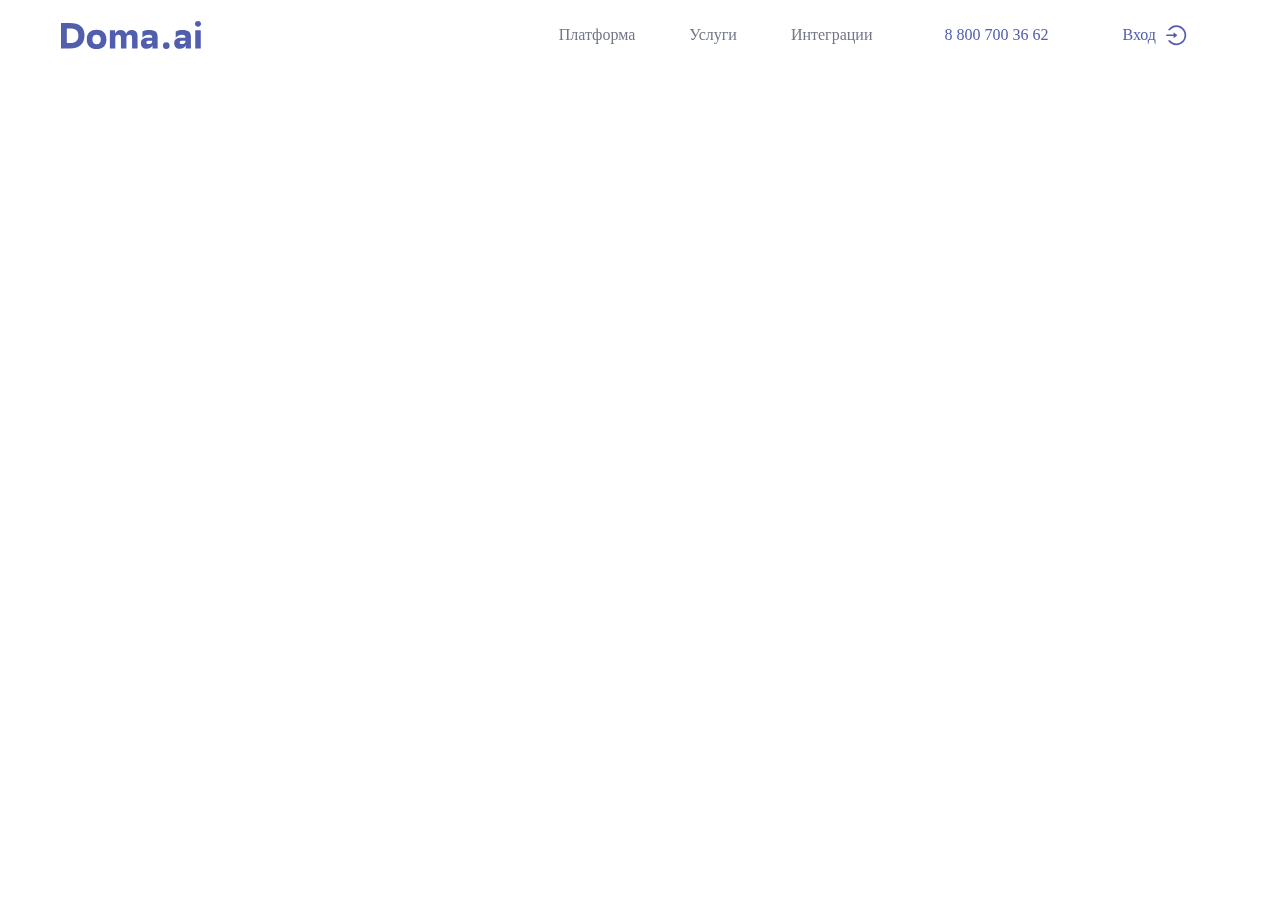
<file: page21206732.html>
<!DOCTYPE html><html> <head><meta charset="utf-8" /><meta http-equiv="Content-Type" content="text/html; charset=utf-8" /><meta name="viewport" content="width=device-width, initial-scale=1.0" /><!--metatextblock--><title>Header</title><meta property="og:url" content="header" /><meta property="og:title" content="Header" /><meta property="og:description" content="" /><meta property="og:type" content="website" /><meta property="og:image" content="images/tild3031-6436-4533-a336-366662313266__logo-domaai.svg" /><link rel="canonical" href="header"><!--/metatextblock--><meta property="fb:app_id" content="257953674358265" /><meta name="format-detection" content="telephone=no" /><meta http-equiv="x-dns-prefetch-control" content="on"><link rel="dns-prefetch" href="https://ws.tildacdn.com"><link rel="shortcut icon" href="images/tild3064-3333-4330-b365-326538613835__favicon_1.ico" type="image/x-icon" /><link rel="apple-touch-icon" href="images/tild3562-3231-4961-b539-326138373735__fav.png"><link rel="apple-touch-icon" sizes="76x76" href="images/tild3562-3231-4961-b539-326138373735__fav.png"><link rel="apple-touch-icon" sizes="152x152" href="images/tild3562-3231-4961-b539-326138373735__fav.png"><link rel="apple-touch-startup-image" href="images/tild3562-3231-4961-b539-326138373735__fav.png"><meta name="msapplication-TileColor" content="#f2f3f7"><meta name="msapplication-TileImage" content="images/tild6135-6337-4430-a232-386166383234__fav.png"><!-- Assets --><link rel="stylesheet" href="css/tilda-grid-3.0.min.css" type="text/css" media="all" /><link rel="stylesheet" href="css/tilda-blocks-2.14.css?t=1630415141" type="text/css" media="all" /><link rel="stylesheet" href="css/tilda-animation-1.0.min.css" type="text/css" media="all" /><link rel="stylesheet" href="css/tilda-menusub-1.0.min.css" type="text/css" media="print" onload="this.media='all';" /><noscript><link rel="stylesheet" href="css/tilda-menusub-1.0.min.css" type="text/css" media="all" /></noscript><link rel="stylesheet" href="css/tilda-slds-1.4.min.css" type="text/css" media="print" onload="this.media='all';" /><noscript><link rel="stylesheet" href="css/tilda-slds-1.4.min.css" type="text/css" media="all" /></noscript><link rel="stylesheet" href="css/tilda-zoom-2.0.min.css" type="text/css" media="print" onload="this.media='all';" /><noscript><link rel="stylesheet" href="css/tilda-zoom-2.0.min.css" type="text/css" media="all" /></noscript><script src="js/jquery-1.10.2.min.js"></script><script src="js/tilda-scripts-3.0.min.js"></script><script src="js/tilda-blocks-2.7.js?t=1630415141"></script><script src="js/lazyload-1.3.min.js" charset="utf-8" async></script><script src="js/tilda-animation-1.0.min.js" charset="utf-8" async></script><script src="js/tilda-cover-1.0.min.js" charset="utf-8" async></script><script src="js/tilda-events-1.0.min.js" charset="utf-8" async></script><script src="js/tilda-menusub-1.0.min.js" charset="utf-8" async></script><script src="js/tilda-slds-1.4.min.js" charset="utf-8" async></script><script src="js/hammer.min.js" charset="utf-8" async></script><script src="js/tilda-zoom-2.0.min.js" charset="utf-8" async></script><script src="js/tilda-animation-sbs-1.0.min.js" charset="utf-8" async></script><script type="text/javascript">window.dataLayer = window.dataLayer || [];</script><script type="text/javascript">if((/bot|google|yandex|baidu|bing|msn|duckduckbot|teoma|slurp|crawler|spider|robot|crawling|facebook/i.test(navigator.userAgent))===false && typeof(sessionStorage)!='undefined' && sessionStorage.getItem('visited')!=='y'){	var style=document.createElement('style');	style.type='text/css';	style.innerHTML='@media screen and (min-width: 980px) {.t-records {opacity: 0;}.t-records_animated {-webkit-transition: opacity ease-in-out .2s;-moz-transition: opacity ease-in-out .2s;-o-transition: opacity ease-in-out .2s;transition: opacity ease-in-out .2s;}.t-records.t-records_visible {opacity: 1;}}';	document.getElementsByTagName('head')[0].appendChild(style);	$(document).ready(function() {	$('.t-records').addClass('t-records_animated');	setTimeout(function(){ $('.t-records').addClass('t-records_visible'); sessionStorage.setItem('visited','y');	},400);	});
}</script></head><body class="t-body" style="margin:0;"><!--allrecords--><div id="allrecords" data-tilda-export="yes" class="t-records" data-hook="blocks-collection-content-node" data-tilda-project-id="4400144" data-tilda-page-id="21206732" data-tilda-page-alias="header" data-tilda-formskey="268c0f027512c7a4c1b7ac04109e7410" data-tilda-lazy="yes"><div id="rec342505660" class="r t-rec t-screenmin-1200px" style=" " data-animationappear="off" data-record-type="257" data-screen-min="1200px" ><!-- T228 --><div id="nav342505660marker"></div><div id="nav342505660" class="t228 t228__positionfixed " style="background-color: rgba(245,246,255,0.0); height:70px; " data-bgcolor-hex="#f5f6ff" data-bgcolor-rgba="rgba(245,246,255,0.0)" data-navmarker="nav342505660marker" data-appearoffset="" data-bgopacity-two="90" data-menushadow="" data-bgopacity="0.0" data-bgcolor-rgba-afterscroll="rgba(245,246,255,0.90)" data-menu-items-align="right" data-menu="yes"> <div class="t228__maincontainer t228__c12collumns" style="height:70px;"> <div class="t228__padding40px"></div> <div class="t228__leftside"> <div class="t228__leftcontainer"> <a href="/" style="color:#ffffff;"><img src="images/tild3031-6436-4533-a336-366662313266__logo-domaai.svg" class="t228__imglogo " imgfield="img" style="max-height: 80px" alt=""></a> </div> </div> <div class="t228__centerside t228__menualign_right"> <div class="t228__centercontainer"> <ul class="t228__list "> <li class="t228__list_item" style="padding:0 25px 0 0;"><a class="t-menu__link-item" href="/#platform" data-menu-submenu-hook="" style="color:#737688;font-size:16px;font-weight:400;font-family:'Sber';" data-menu-item-number="1">Платформа</a> </li> <li class="t228__list_item" style="padding:0 25px;"><a class="t-menu__link-item" href="/#services" data-menu-submenu-hook="" style="color:#737688;font-size:16px;font-weight:400;font-family:'Sber';" data-menu-item-number="2">Услуги</a> </li> <li class="t228__list_item" style="padding:0 0 0 25px;"><a class="t-menu__link-item" href="/#integrations" data-menu-submenu-hook="" style="color:#737688;font-size:16px;font-weight:400;font-family:'Sber';" data-menu-item-number="3">Интеграции</a> </li> </ul> </div> </div> <div class="t228__rightside"> <div class="t228__rightcontainer"> <div class="t228__right_buttons"><div class="t228__right_buttons_wrap"><div class="t228__right_buttons_but"><a href="tel:88007003662" target="" class="t-btn " style="color:#515dad;font-family:Sber;font-weight:400;"><table style="width:100%; height:100%;"><tr><td>8 800 700 36 62</td></tr></table></a></div><div class="t228__right_buttons_but"><a href="#0" target="" class="t-btn " style="color:#515dad;font-family:Sber;font-weight:400;"><table style="width:100%; height:100%;"><tr><td>Вход</td></tr></table></a></div> </div></div> </div> </div> <div class="t228__padding40px"></div> </div></div><style>@media screen and (max-width: 980px) {
#rec342505660 .t228 { position: static;
}
}</style><script>$(window).on('resize', function() { t228_setBg('342505660');
});
$(document).ready(function() { t228_highlight(); t228_checkAnchorLinks('342505660'); if (typeof t228__init === 'function') { t228__init('342505660'); } t228_setBg('342505660'); t228_changebgopacitymenu('342505660'); $(window).bind('scroll', t_throttle(function(){t228_changebgopacitymenu('342505660')}));
});</script><!--[if IE 8]><style>#rec342505660 .t228 { filter: progid:DXImageTransform.Microsoft.gradient(startColorStr='#D9f5f6ff', endColorstr='#D9f5f6ff');
}</style><![endif]--><style>#rec342505660 .t-btn:not(.t-animate_no-hover):hover{ color: #7881c0 !important;	}	#rec342505660 .t-btn:not(.t-animate_no-hover){ -webkit-transition: background-color 0.2s ease-in-out, color 0.2s ease-in-out, border-color 0.2s ease-in-out, box-shadow 0.2s ease-in-out; transition: background-color 0.2s ease-in-out, color 0.2s ease-in-out, border-color 0.2s ease-in-out, box-shadow 0.2s ease-in-out;	}</style><style>#rec342505660 .t-menu__link-item{ -webkit-transition: color 0.3s ease-in-out, opacity 0.3s ease-in-out; transition: color 0.3s ease-in-out, opacity 0.3s ease-in-out;	}
#rec342505660 .t-menu__link-item:not(.t-active):not(.tooltipstered):hover{ opacity: 0.6 !important;}
@supports (overflow:-webkit-marquee) and (justify-content:inherit)
{ #rec342505660 .t-menu__link-item, #rec342505660 .t-menu__link-item.t-active { opacity: 1 !important; }
}</style><script type="text/javascript"> $(document).ready(function() { setTimeout(function(){ t_onFuncLoad('t_menusub_init', function() { t_menusub_init('342505660'); }); }, 500); });</script><style>@media screen and (max-width: 980px) { #rec342505660 .t-menusub__menu .t-menusub__link-item { color:#737688 !important; } #rec342505660 .t-menusub__menu .t-menusub__link-item.t-active { color:#737688 !important; }
}</style></div><div id="rec342592752" class="r t-rec t-screenmax-1200px" style=" " data-animationappear="off" data-record-type="309" data-screen-max="1200px" ><!-- T280 --><div id="nav342592752marker"></div><div id="nav342592752" class="t280 " data-menu="yes" data-appearoffset=""> <div class="t280__container t280__positionfixed" style=""> <div class="t280__container__bg" style="background-color: rgba(245,246,255,1); " data-bgcolor-hex="#f5f6ff" data-bgcolor-rgba="rgba(245,246,255,1)" data-navmarker="nav342592752marker" data-appearoffset="" data-bgopacity="1" data-bgcolor-rgba-afterscroll="rgba(245,246,255,0.90)" data-bgopacity2="0.90" data-menu-shadow="0px 1px 3px rgba(0,0,0,0.)"></div> <div class="t280__menu__content t280__col-12"> <div class="t280__logo__container" style="height:60px;"> <div class="t280__logo__content"><a class="t280__logo" href="/" style="font-size:18px;font-weight:500;text-transform:uppercase;letter-spacing:2px;"><img src="images/tild3061-3865-4738-b963-396632346565__logo-domaai.svg" class="t280__logo__img" imgfield="img" alt=""></a></div> <div class="t280__burger"> <span style="background-color:#515dad;"></span> <span style="background-color:#515dad;"></span> <span style="background-color:#515dad;"></span> <span style="background-color:#515dad;"></span> </div> </div> </div> </div> <div class="t280__menu__wrapper "> <div class="t280__menu__bg" style="background-color:#f5f6ff; opacity:1;"></div> <div class="t280__menu__container"> <div class="t280__menu t-width t-width_12"> <a class="t280__menu__item t-title t-title_xl t-menu__link-item" href="/#platform" data-menu-submenu-hook="" style="color:#737688;font-size:18px;font-weight:400;font-family:'Sber';">Платформа</a> <a class="t280__menu__item t-title t-title_xl t-menu__link-item" href="/#services" data-menu-submenu-hook="" style="color:#737688;font-size:18px;font-weight:400;font-family:'Sber';">Услуги</a> <a class="t280__menu__item t-title t-title_xl t-menu__link-item" href="/#integrations" data-menu-submenu-hook="" style="color:#737688;font-size:18px;font-weight:400;font-family:'Sber';">Интеграции</a> <a class="t280__menu__item t-title t-title_xl t-menu__link-item" href="tel:88007003662" data-menu-submenu-hook="" style="color:#737688;font-size:18px;font-weight:400;font-family:'Sber';">8 800 700 36 62</a> <a class="t280__menu__item t-title t-title_xl t-menu__link-item" href="#" data-menu-submenu-hook="" style="color:#737688;font-size:18px;font-weight:400;font-family:'Sber';">Вход</a> </div> </div> </div></div><style>@media screen and (max-width: 980px) { #rec342592752 .t280__main_opened .t280__menu__content { background-color:#f5f6ff!important; opacity:1!important; }
}</style><script> $(document).ready(function() { t280_showMenu('342592752'); t280_changeSize('342592752');	t280_highlight(); }); $(window).resize(function() { t280_changeSize('342592752'); }); $(document).ready(function() { t280_changeBgOpacityMenu('342592752'); $(window).bind('scroll', t_throttle(function(){t280_changeBgOpacityMenu('342592752')}, 200)); }); </script><style>#rec342592752 .t-menu__link-item{ -webkit-transition: color 0.3s ease-in-out, opacity 0.3s ease-in-out; transition: color 0.3s ease-in-out, opacity 0.3s ease-in-out;	}
#rec342592752 .t-menu__link-item:not(.t-active):not(.tooltipstered):hover{ opacity: 0.8 !important;}
@supports (overflow:-webkit-marquee) and (justify-content:inherit)
{ #rec342592752 .t-menu__link-item, #rec342592752 .t-menu__link-item.t-active { opacity: 1 !important; }
}</style><script type="text/javascript"> $(document).ready(function() { setTimeout(function(){ t_onFuncLoad('t_menusub_init', function() { t_menusub_init('342592752'); }); }, 500); });</script><style>@media screen and (max-width: 980px) { #rec342592752 .t-menusub__menu .t-menusub__link-item { color:#737688 !important; } #rec342592752 .t-menusub__menu .t-menusub__link-item.t-active { color:#737688 !important; }
}</style><!--[if IE 8]><style>#rec342592752 .t280__container__bg { filter: progid:DXImageTransform.Microsoft.gradient(startColorStr='#D9f5f6ff', endColorstr='#D9f5f6ff');
}</style><![endif]--></div><div id="rec342509294" class="r t-rec t-screenmax-1200px" style=" " data-animationappear="off" data-record-type="131" data-screen-max="1200px" ><!-- T123 --><div class="t123" ><div class="t-container_100 "><div class="t-width t-width_100 ">
<style>
    
    .t-menu__link-item {
        transition: color 0.2s ease-in-out, opacity 0.2s ease-in-out, background-color 0.2s ease-in-out !important;
        -webkit-transition: color 0.2s ease-in-out, opacity 0.2s ease-in-out, background-color 0.2s ease-in-out !important;
    }
    
    .t-menu__link-item:hover {
        transition: color 0.2s ease-in-out, opacity 0.2s ease-in-out, background-color 0.2s ease-in-out !important;
        -webkit-transition: color 0.2s ease-in-out, opacity 0.2s ease-in-out, background-color 0.2s ease-in-out !important;
    }

    div.t228__centerside.t228__menualign_right li:nth-child(6) > a {
        color: #515DAD !important;
    }
    
    .t280__menu__item:last-child {
        color: #515DAD !important;
    }
    
    .t228__list_item:last-child {
        padding: 0 25px 0 25px;
    }
    
    
   .t228__rightside > div > div > div > div:nth-child(2) > a > table > tbody > tr > td {
        padding-right: 32px;
        background-image: url(images/tild3962-6563-4439-b736-373238316262__icon-login.svg);
        background-repeat: no-repeat;
        background-position: right center;
    }
    
    .t-btn td {
        font-size: 16px !important;
    }
    
    
    @media (min-width: 960px) and (max-width: 1199px) {
        .t280__menu__content.t280__col-12 {
            max-width: 940px;
        }
    }
    
    @media (min-width: 640px) and (max-width: 959px) {
        .t280__menu__content.t280__col-12 {
            max-width: 620px;
        }
    }
    
    @media (min-width: 480px) and (max-width: 639px) {
        .t280__menu__content.t280__col-12 {
            max-width: 460px;
        }
    }
    
    @media (min-width: 320px) and (max-width: 479px) {
        .t280__menu__content.t280__col-12 {
            max-width: 300px;
        }
    }
    
</style>
 
</div> </div></div></div></div><!--/allrecords--><!-- Stat --><script type="text/javascript">if (! window.mainTracker) { window.mainTracker = 'tilda'; }	(function (d, w, k, o, g) { var n=d.getElementsByTagName(o)[0],s=d.createElement(o),f=function(){n.parentNode.insertBefore(s,n);}; s.type = "text/javascript"; s.async = true; s.key = k; s.id = "tildastatscript"; s.src=g; if (w.opera=="[object Opera]") {d.addEventListener("DOMContentLoaded", f, false);} else { f(); } })(document, window, '5412f2cae07c016119d7ff5072cc4401','script','js/tildastat-0.2.min.js');</script></body></html>
</file>
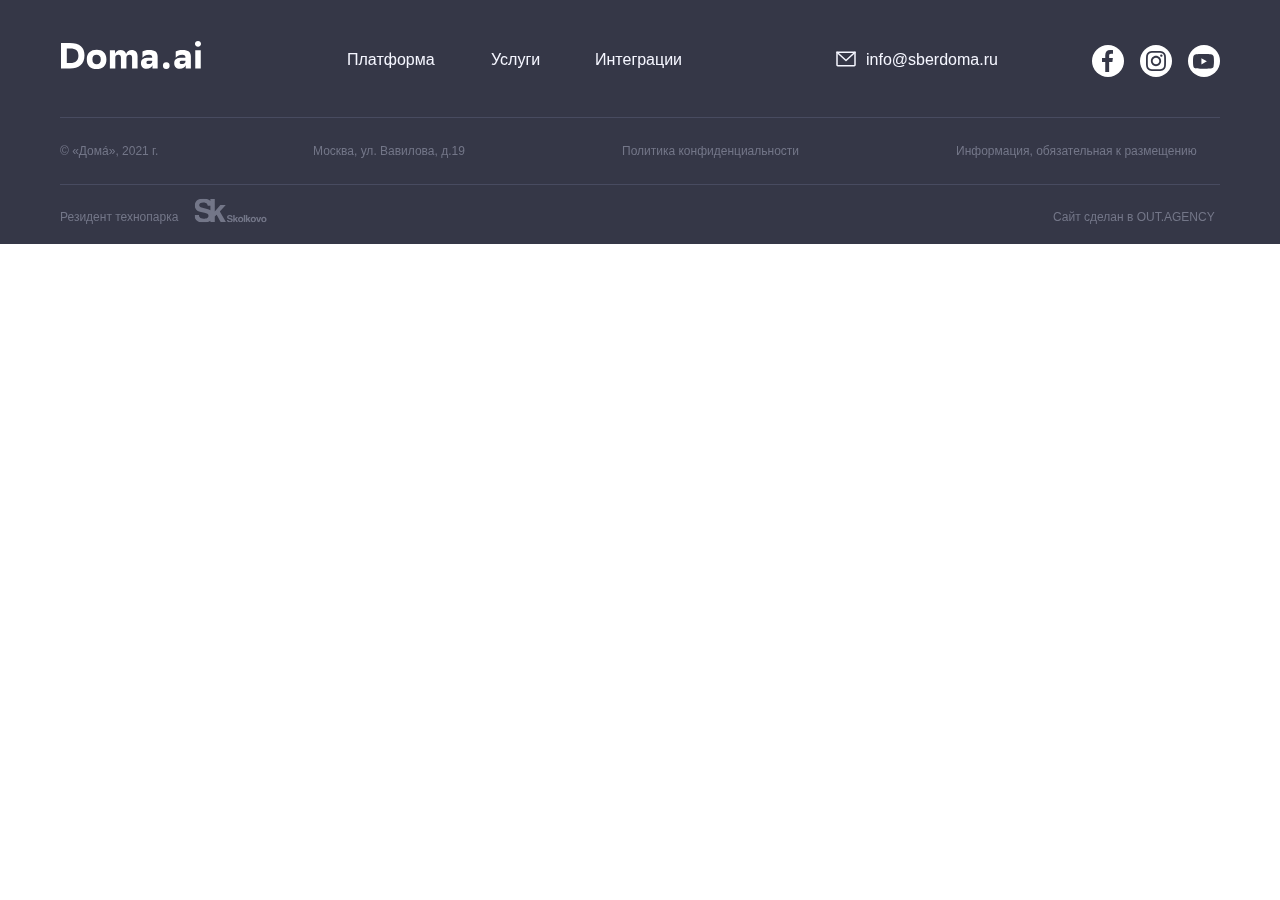
<file: page21673941.html>
<!DOCTYPE html><html> <head><meta charset="utf-8" /><meta http-equiv="Content-Type" content="text/html; charset=utf-8" /><meta name="viewport" content="width=device-width, initial-scale=1.0" /><!--metatextblock--><title>Footer</title><meta property="og:url" content="footer" /><meta property="og:title" content="Footer" /><meta property="og:description" content="" /><meta property="og:type" content="website" /><link rel="canonical" href="footer"><!--/metatextblock--><meta property="fb:app_id" content="257953674358265" /><meta name="format-detection" content="telephone=no" /><meta http-equiv="x-dns-prefetch-control" content="on"><link rel="dns-prefetch" href="https://ws.tildacdn.com"><link rel="shortcut icon" href="images/tild3064-3333-4330-b365-326538613835__favicon_1.ico" type="image/x-icon" /><link rel="apple-touch-icon" href="images/tild3562-3231-4961-b539-326138373735__fav.png"><link rel="apple-touch-icon" sizes="76x76" href="images/tild3562-3231-4961-b539-326138373735__fav.png"><link rel="apple-touch-icon" sizes="152x152" href="images/tild3562-3231-4961-b539-326138373735__fav.png"><link rel="apple-touch-startup-image" href="images/tild3562-3231-4961-b539-326138373735__fav.png"><meta name="msapplication-TileColor" content="#f2f3f7"><meta name="msapplication-TileImage" content="images/tild6135-6337-4430-a232-386166383234__fav.png"><!-- Assets --><link rel="stylesheet" href="css/tilda-grid-3.0.min.css" type="text/css" media="all" /><link rel="stylesheet" href="css/tilda-blocks-2.14.css?t=1630415141" type="text/css" media="all" /><link rel="stylesheet" href="css/tilda-animation-1.0.min.css" type="text/css" media="all" /><link rel="stylesheet" href="css/tilda-slds-1.4.min.css" type="text/css" media="print" onload="this.media='all';" /><noscript><link rel="stylesheet" href="css/tilda-slds-1.4.min.css" type="text/css" media="all" /></noscript><link rel="stylesheet" href="css/tilda-zoom-2.0.min.css" type="text/css" media="print" onload="this.media='all';" /><noscript><link rel="stylesheet" href="css/tilda-zoom-2.0.min.css" type="text/css" media="all" /></noscript><link rel="stylesheet" href="css/tilda-menusub-1.0.min.css" type="text/css" media="print" onload="this.media='all';" /><noscript><link rel="stylesheet" href="css/tilda-menusub-1.0.min.css" type="text/css" media="all" /></noscript><script src="js/jquery-1.10.2.min.js"></script><script src="js/tilda-scripts-3.0.min.js"></script><script src="js/tilda-blocks-2.7.js?t=1630415141"></script><script src="js/lazyload-1.3.min.js" charset="utf-8" async></script><script src="js/tilda-animation-1.0.min.js" charset="utf-8" async></script><script src="js/tilda-cover-1.0.min.js" charset="utf-8" async></script><script src="js/tilda-events-1.0.min.js" charset="utf-8" async></script><script src="js/tilda-slds-1.4.min.js" charset="utf-8" async></script><script src="js/hammer.min.js" charset="utf-8" async></script><script src="js/tilda-zoom-2.0.min.js" charset="utf-8" async></script><script src="js/tilda-animation-sbs-1.0.min.js" charset="utf-8" async></script><script src="js/tilda-menusub-1.0.min.js" charset="utf-8" async></script><script type="text/javascript">window.dataLayer = window.dataLayer || [];</script><script type="text/javascript">if((/bot|google|yandex|baidu|bing|msn|duckduckbot|teoma|slurp|crawler|spider|robot|crawling|facebook/i.test(navigator.userAgent))===false && typeof(sessionStorage)!='undefined' && sessionStorage.getItem('visited')!=='y'){	var style=document.createElement('style');	style.type='text/css';	style.innerHTML='@media screen and (min-width: 980px) {.t-records {opacity: 0;}.t-records_animated {-webkit-transition: opacity ease-in-out .2s;-moz-transition: opacity ease-in-out .2s;-o-transition: opacity ease-in-out .2s;transition: opacity ease-in-out .2s;}.t-records.t-records_visible {opacity: 1;}}';	document.getElementsByTagName('head')[0].appendChild(style);	$(document).ready(function() {	$('.t-records').addClass('t-records_animated');	setTimeout(function(){ $('.t-records').addClass('t-records_visible'); sessionStorage.setItem('visited','y');	},400);	});
}</script></head><body class="t-body" style="margin:0;"><!--allrecords--><div id="allrecords" data-tilda-export="yes" class="t-records" data-hook="blocks-collection-content-node" data-tilda-project-id="4400144" data-tilda-page-id="21673941" data-tilda-page-alias="footer" data-tilda-formskey="268c0f027512c7a4c1b7ac04109e7410" data-tilda-lazy="yes"><div id="rec350112149" class="r t-rec" style=" " data-animationappear="off" data-record-type="396" ><!-- T396 --><style>#rec350112149 .t396__artboard{height: 244px;background-color: #353747;}#rec350112149 .t396__filter{height: 244px;}#rec350112149 .t396__carrier{height: 244px;background-position: center center;background-attachment: scroll;background-size:cover;background-repeat:no-repeat;}@media screen and (max-width: 1199px){#rec350112149 .t396__artboard{height: 253px;background-color: #353747;}#rec350112149 .t396__filter{height: 253px;}#rec350112149 .t396__carrier{height: 253px;background-position: center center;background-attachment:scroll;}}@media screen and (max-width: 959px){#rec350112149 .t396__artboard{height: 327px;}#rec350112149 .t396__filter{height: 327px;}#rec350112149 .t396__carrier{height: 327px;}}@media screen and (max-width: 639px){#rec350112149 .t396__artboard{height: 405px;}#rec350112149 .t396__filter{height: 405px;}#rec350112149 .t396__carrier{height: 405px;}}@media screen and (max-width: 479px){#rec350112149 .t396__artboard{height: 510px;}#rec350112149 .t396__filter{height: 510px;}#rec350112149 .t396__carrier{height: 510px;}}#rec350112149 .tn-elem[data-elem-id="1629991782011"]{z-index:1;top: 40px;left: calc(50% - 600px + 20px);width:143px;}#rec350112149 .tn-elem[data-elem-id="1629991782011"] .tn-atom{background-position:center center;border-color:transparent;border-style:solid;}@media screen and (max-width: 1199px){#rec350112149 .tn-elem[data-elem-id="1629991782011"]{top: 40px;left: calc(50% - 480px + 10px);}}@media screen and (max-width: 959px){#rec350112149 .tn-elem[data-elem-id="1629991782011"]{top: 40px;left: calc(50% - 320px + 10px);}}@media screen and (max-width: 639px){#rec350112149 .tn-elem[data-elem-id="1629991782011"]{top: 40px;left: calc(50% - 240px + 169px);}}@media screen and (max-width: 479px){#rec350112149 .tn-elem[data-elem-id="1629991782011"]{top: 40px;left: calc(50% - 160px + 10px);}}#rec350112149 .tn-elem[data-elem-id="1629992429213"]{z-index:15;top: 117px;left: calc(50% - 600px + 20px);width:1160px;height:1px;}#rec350112149 .tn-elem[data-elem-id="1629992429213"] .tn-atom{background-color:#484b60;background-position:center center;border-color:transparent;border-style:solid;}@media screen and (max-width: 1199px){#rec350112149 .tn-elem[data-elem-id="1629992429213"]{top: 111px;left: calc(50% - 480px + 10px);width:940px;}}@media screen and (max-width: 959px){#rec350112149 .tn-elem[data-elem-id="1629992429213"]{top: 168px;left: calc(50% - 320px + 10px);width:620px;}}@media screen and (max-width: 639px){#rec350112149 .tn-elem[data-elem-id="1629992429213"]{top: 168px;left: calc(50% - 240px + 10px);width:460px;}}@media screen and (max-width: 479px){#rec350112149 .tn-elem[data-elem-id="1629992429213"]{top: 258px;left: calc(50% - 160px + 10px);width:300px;}}#rec350112149 .tn-elem[data-elem-id="1629992551019"]{color:#737688;z-index:16;top: 143px;left: calc(50% - 600px + 20px);width:112px;}#rec350112149 .tn-elem[data-elem-id="1629992551019"] .tn-atom{color:#737688;font-size:12px;font-family:'Sber',Arial,sans-serif;line-height:1.45;font-weight:400;background-position:center center;border-color:transparent;border-style:solid;}@media screen and (max-width: 1199px){#rec350112149 .tn-elem[data-elem-id="1629992551019"]{top: 143px;left: calc(50% - 480px + 10px);}}@media screen and (max-width: 959px){#rec350112149 .tn-elem[data-elem-id="1629992551019"]{top: 197px;left: calc(50% - 320px + 10px);}}@media screen and (max-width: 639px){#rec350112149 .tn-elem[data-elem-id="1629992551019"]{top: 197px;left: calc(50% - 240px + 10px);}}@media screen and (max-width: 479px){#rec350112149 .tn-elem[data-elem-id="1629992551019"]{top: 287px;left: calc(50% - 160px + 10px);}}#rec350112149 .tn-elem[data-elem-id="1629992591164"]{color:#737688;z-index:17;top: 143px;left: calc(50% - 600px + 273px);width:168px;}#rec350112149 .tn-elem[data-elem-id="1629992591164"] .tn-atom{color:#737688;font-size:12px;font-family:'Sber',Arial,sans-serif;line-height:1.45;font-weight:400;background-position:center center;border-color:transparent;border-style:solid;}@media screen and (max-width: 1199px){#rec350112149 .tn-elem[data-elem-id="1629992591164"]{top: 143px;left: calc(50% - 480px + 190px);}}@media screen and (max-width: 959px){#rec350112149 .tn-elem[data-elem-id="1629992591164"]{top: 225px;left: calc(50% - 320px + 10px);}}@media screen and (max-width: 639px){#rec350112149 .tn-elem[data-elem-id="1629992591164"]{top: 225px;left: calc(50% - 240px + 10px);}}@media screen and (max-width: 479px){#rec350112149 .tn-elem[data-elem-id="1629992591164"]{top: 315px;left: calc(50% - 160px + 10px);}}#rec350112149 .tn-elem[data-elem-id="1629992625833"]{color:#737688;z-index:18;top: 143px;left: calc(50% - 600px + 582px);width:193px;}#rec350112149 .tn-elem[data-elem-id="1629992625833"] .tn-atom{color:#737688;font-size:12px;font-family:'Sber',Arial,sans-serif;line-height:1.45;font-weight:400;background-position:center center;border-color:transparent;border-style:solid;}@media screen and (max-width: 1199px){#rec350112149 .tn-elem[data-elem-id="1629992625833"]{top: 143px;left: calc(50% - 480px + 426px);}}@media screen and (max-width: 959px){#rec350112149 .tn-elem[data-elem-id="1629992625833"]{top: 197px;left: calc(50% - 320px + 333px);}}@media screen and (max-width: 639px){#rec350112149 .tn-elem[data-elem-id="1629992625833"]{top: 257px;left: calc(50% - 240px + 11px);}}@media screen and (max-width: 479px){#rec350112149 .tn-elem[data-elem-id="1629992625833"]{top: 343px;left: calc(50% - 160px + 10px);}}#rec350112149 .tn-elem[data-elem-id="1629992637317"]{color:#737688;z-index:19;top: 143px;left: calc(50% - 600px + 916px);width:264px;}#rec350112149 .tn-elem[data-elem-id="1629992637317"] .tn-atom{color:#737688;font-size:12px;font-family:'Sber',Arial,sans-serif;line-height:1.45;font-weight:400;background-position:center center;border-color:transparent;border-style:solid;}@media screen and (max-width: 1199px){#rec350112149 .tn-elem[data-elem-id="1629992637317"]{top: 143px;left: calc(50% - 480px + 687px);}}@media screen and (max-width: 959px){#rec350112149 .tn-elem[data-elem-id="1629992637317"]{top: 225px;left: calc(50% - 320px + 333px);}}@media screen and (max-width: 639px){#rec350112149 .tn-elem[data-elem-id="1629992637317"]{top: 285px;left: calc(50% - 240px + 11px);width:176px;}}@media screen and (max-width: 479px){#rec350112149 .tn-elem[data-elem-id="1629992637317"]{top: 371px;left: calc(50% - 160px + 10px);width:299px;}}#rec350112149 .tn-elem[data-elem-id="1629992650834"]{color:#737688;z-index:20;top: 209px;left: calc(50% - 600px + 1013px);width:168px;}#rec350112149 .tn-elem[data-elem-id="1629992650834"] .tn-atom{color:#737688;font-size:12px;font-family:'Sber',Arial,sans-serif;line-height:1.45;font-weight:400;background-position:center center;border-color:transparent;border-style:solid;}@media screen and (max-width: 1199px){#rec350112149 .tn-elem[data-elem-id="1629992650834"]{top: 212px;left: calc(50% - 480px + 782px);}}@media screen and (max-width: 959px){#rec350112149 .tn-elem[data-elem-id="1629992650834"]{top: 290px;left: calc(50% - 320px + 462px);}}@media screen and (max-width: 639px){#rec350112149 .tn-elem[data-elem-id="1629992650834"]{top: 368px;left: calc(50% - 240px + 302px);}}@media screen and (max-width: 479px){#rec350112149 .tn-elem[data-elem-id="1629992650834"]{top: 474px;left: calc(50% - 160px + 10px);}}#rec350112149 .tn-elem[data-elem-id="1629994367227"]{z-index:21;top: 184px;left: calc(50% - 600px + 20px);width:1160px;height:1px;}#rec350112149 .tn-elem[data-elem-id="1629994367227"] .tn-atom{background-color:#484b60;background-position:center center;border-color:transparent;border-style:solid;}@media screen and (max-width: 1199px){#rec350112149 .tn-elem[data-elem-id="1629994367227"]{top: 187px;left: calc(50% - 480px + 10px);width:940px;}}@media screen and (max-width: 959px){#rec350112149 .tn-elem[data-elem-id="1629994367227"]{top: 269px;left: calc(50% - 320px + 10px);width:620px;}}@media screen and (max-width: 639px){#rec350112149 .tn-elem[data-elem-id="1629994367227"]{top: 347px;left: calc(50% - 240px + 10px);width:460px;}}@media screen and (max-width: 479px){#rec350112149 .tn-elem[data-elem-id="1629994367227"]{top: 416px;left: calc(50% - 160px + 10px);width:300px;}}#rec350112149 .tn-elem[data-elem-id="1629991979434"]{color:#f5f6ff;z-index:4;top: 48px;left: calc(50% - 600px + 555px);width:96px;}#rec350112149 .tn-elem[data-elem-id="1629991979434"] .tn-atom{color:#f5f6ff;font-size:16px;font-family:'Sber',Arial,sans-serif;line-height:1.45;font-weight:400;background-position:center center;border-color:transparent;border-style:solid;}@media screen and (max-width: 1199px){#rec350112149 .tn-elem[data-elem-id="1629991979434"]{top: 50px;left: calc(50% - 480px + 445px);}}@media screen and (max-width: 959px){#rec350112149 .tn-elem[data-elem-id="1629991979434"]{top: 48px;left: calc(50% - 320px + 534px);}}@media screen and (max-width: 639px){#rec350112149 .tn-elem[data-elem-id="1629991979434"]{top: 105px;left: calc(50% - 240px + 374px);}}@media screen and (max-width: 479px){#rec350112149 .tn-elem[data-elem-id="1629991979434"]{top: 162px;left: calc(50% - 160px + 10px);}#rec350112149 .tn-elem[data-elem-id="1629991979434"] .tn-atom{font-size:14px;}}#rec350112149 .tn-elem[data-elem-id="1629991963963"]{color:#f5f6ff;z-index:3;top: 48px;left: calc(50% - 600px + 451px);width:56px;}#rec350112149 .tn-elem[data-elem-id="1629991963963"] .tn-atom{color:#f5f6ff;font-size:16px;font-family:'Sber',Arial,sans-serif;line-height:1.45;font-weight:400;background-position:center center;border-color:transparent;border-style:solid;}@media screen and (max-width: 1199px){#rec350112149 .tn-elem[data-elem-id="1629991963963"]{top: 50px;left: calc(50% - 480px + 349px);}}@media screen and (max-width: 959px){#rec350112149 .tn-elem[data-elem-id="1629991963963"]{top: 48px;left: calc(50% - 320px + 438px);}}@media screen and (max-width: 639px){#rec350112149 .tn-elem[data-elem-id="1629991963963"]{top: 105px;left: calc(50% - 240px + 212px);}}@media screen and (max-width: 479px){#rec350112149 .tn-elem[data-elem-id="1629991963963"]{top: 130px;left: calc(50% - 160px + 10px);}#rec350112149 .tn-elem[data-elem-id="1629991963963"] .tn-atom{font-size:14px;}}#rec350112149 .tn-elem[data-elem-id="1629991808743"]{color:#f5f6ff;z-index:2;top: 48px;left: calc(50% - 600px + 307px);width:96px;}#rec350112149 .tn-elem[data-elem-id="1629991808743"] .tn-atom{color:#f5f6ff;font-size:16px;font-family:'Sber',Arial,sans-serif;line-height:1.45;font-weight:400;background-position:center center;border-color:transparent;border-style:solid;}@media screen and (max-width: 1199px){#rec350112149 .tn-elem[data-elem-id="1629991808743"]{top: 50px;left: calc(50% - 480px + 213px);}}@media screen and (max-width: 959px){#rec350112149 .tn-elem[data-elem-id="1629991808743"]{top: 48px;left: calc(50% - 320px + 302px);}}@media screen and (max-width: 639px){#rec350112149 .tn-elem[data-elem-id="1629991808743"]{top: 105px;left: calc(50% - 240px + 10px);}}@media screen and (max-width: 479px){#rec350112149 .tn-elem[data-elem-id="1629991808743"]{top: 98px;left: calc(50% - 160px + 10px);}#rec350112149 .tn-elem[data-elem-id="1629991808743"] .tn-atom{font-size:14px;}}#rec350112149 .tn-elem[data-elem-id="1630410506354"]{color:#737688;z-index:23;top: 209px;left: calc(50% - 600px + 20px);width:132px;}#rec350112149 .tn-elem[data-elem-id="1630410506354"] .tn-atom{color:#737688;font-size:12px;font-family:'Sber',Arial,sans-serif;line-height:1.45;font-weight:400;background-position:center center;border-color:transparent;border-style:solid;}@media screen and (max-width: 1199px){#rec350112149 .tn-elem[data-elem-id="1630410506354"]{top: 212px;left: calc(50% - 480px + 10px);}}@media screen and (max-width: 959px){#rec350112149 .tn-elem[data-elem-id="1630410506354"]{top: 290px;left: calc(50% - 320px + 10px);}}@media screen and (max-width: 639px){#rec350112149 .tn-elem[data-elem-id="1630410506354"]{top: 368px;left: calc(50% - 240px + 10px);}}@media screen and (max-width: 479px){#rec350112149 .tn-elem[data-elem-id="1630410506354"]{top: 445px;left: calc(50% - 160px + 10px);}}#rec350112149 .tn-elem[data-elem-id="1630410471830"]{z-index:22;top: 197px;left: calc(50% - 600px + 153px);width:75px;}#rec350112149 .tn-elem[data-elem-id="1630410471830"] .tn-atom{background-position:center center;border-color:transparent;border-style:solid;}@media screen and (max-width: 1199px){#rec350112149 .tn-elem[data-elem-id="1630410471830"]{top: 200px;left: calc(50% - 480px + 143px);}}@media screen and (max-width: 959px){#rec350112149 .tn-elem[data-elem-id="1630410471830"]{top: 278px;left: calc(50% - 320px + 143px);}}@media screen and (max-width: 639px){#rec350112149 .tn-elem[data-elem-id="1630410471830"]{top: 356px;left: calc(50% - 240px + 143px);}}@media screen and (max-width: 479px){#rec350112149 .tn-elem[data-elem-id="1630410471830"]{top: 433px;left: calc(50% - 160px + 143px);}}#rec350112149 .tn-elem[data-elem-id="1629992073222"]{color:#f5f6ff;z-index:8;top: 48px;left: calc(50% - 600px + 826px);width:147px;}#rec350112149 .tn-elem[data-elem-id="1629992073222"] .tn-atom{color:#f5f6ff;font-size:16px;font-family:'Sber',Arial,sans-serif;line-height:1.45;font-weight:400;background-position:center center;border-color:transparent;border-style:solid;}@media screen and (max-width: 1199px){#rec350112149 .tn-elem[data-elem-id="1629992073222"]{top: 50px;left: calc(50% - 480px + 617px);}}@media screen and (max-width: 959px){#rec350112149 .tn-elem[data-elem-id="1629992073222"]{top: 101px;left: calc(50% - 320px + 46px);}}@media screen and (max-width: 639px){#rec350112149 .tn-elem[data-elem-id="1629992073222"]{top: 198px;left: calc(50% - 240px + 288px);}}@media screen and (max-width: 479px){#rec350112149 .tn-elem[data-elem-id="1629992073222"]{top: 196px;left: calc(50% - 160px + 42px);width:129px;}#rec350112149 .tn-elem[data-elem-id="1629992073222"] .tn-atom{font-size:14px;}}#rec350112149 .tn-elem[data-elem-id="1629992053363"]{z-index:7;top: 47px;left: calc(50% - 600px + 794px);width:24px;}#rec350112149 .tn-elem[data-elem-id="1629992053363"] .tn-atom{background-position:center center;border-color:transparent;border-style:solid;}@media screen and (max-width: 1199px){#rec350112149 .tn-elem[data-elem-id="1629992053363"]{top: 49px;left: calc(50% - 480px + 581px);}}@media screen and (max-width: 959px){#rec350112149 .tn-elem[data-elem-id="1629992053363"]{top: 100px;left: calc(50% - 320px + 10px);}}@media screen and (max-width: 639px){#rec350112149 .tn-elem[data-elem-id="1629992053363"]{top: 197px;left: calc(50% - 240px + 252px);}}@media screen and (max-width: 479px){#rec350112149 .tn-elem[data-elem-id="1629992053363"]{top: 194px;left: calc(50% - 160px + 10px);}}#rec350112149 .tn-elem[data-elem-id="1629992258914"]{z-index:14;top: 45px;left: calc(50% - 600px + 1148px);width:32px;}#rec350112149 .tn-elem[data-elem-id="1629992258914"] .tn-atom{background-position:center center;border-color:transparent;border-style:solid;}@media screen and (max-width: 1199px){#rec350112149 .tn-elem[data-elem-id="1629992258914"]{top: 45px;left: calc(50% - 480px + 917px);}}@media screen and (max-width: 959px){#rec350112149 .tn-elem[data-elem-id="1629992258914"]{top: 96px;left: calc(50% - 320px + 596px);}}@media screen and (max-width: 639px){#rec350112149 .tn-elem[data-elem-id="1629992258914"]{top: 237px;left: calc(50% - 240px + 348px);}}@media screen and (max-width: 479px){#rec350112149 .tn-elem[data-elem-id="1629992258914"]{top: 42px;left: calc(50% - 160px + 278px);}}#rec350112149 .tn-elem[data-elem-id="1629992176396"]{z-index:13;top: 45px;left: calc(50% - 600px + 1100px);width:32px;}#rec350112149 .tn-elem[data-elem-id="1629992176396"] .tn-atom{background-position:center center;border-color:transparent;border-style:solid;}@media screen and (max-width: 1199px){#rec350112149 .tn-elem[data-elem-id="1629992176396"]{top: 45px;left: calc(50% - 480px + 869px);}}@media screen and (max-width: 959px){#rec350112149 .tn-elem[data-elem-id="1629992176396"]{top: 96px;left: calc(50% - 320px + 548px);}}@media screen and (max-width: 639px){#rec350112149 .tn-elem[data-elem-id="1629992176396"]{top: 237px;left: calc(50% - 240px + 300px);}}@media screen and (max-width: 479px){#rec350112149 .tn-elem[data-elem-id="1629992176396"]{top: 42px;left: calc(50% - 160px + 230px);}}#rec350112149 .tn-elem[data-elem-id="1629992145019"]{z-index:11;top: 45px;left: calc(50% - 600px + 1052px);width:32px;}#rec350112149 .tn-elem[data-elem-id="1629992145019"] .tn-atom{background-position:center center;border-color:transparent;border-style:solid;}@media screen and (max-width: 1199px){#rec350112149 .tn-elem[data-elem-id="1629992145019"]{top: 45px;left: calc(50% - 480px + 821px);}}@media screen and (max-width: 959px){#rec350112149 .tn-elem[data-elem-id="1629992145019"]{top: 96px;left: calc(50% - 320px + 500px);}}@media screen and (max-width: 639px){#rec350112149 .tn-elem[data-elem-id="1629992145019"]{top: 237px;left: calc(50% - 240px + 252px);}}@media screen and (max-width: 479px){#rec350112149 .tn-elem[data-elem-id="1629992145019"]{top: 42px;left: calc(50% - 160px + 182px);}}</style> <div class='t396'><div class="t396__artboard" data-artboard-recid="350112149"	data-artboard-height="244"	data-artboard-height-res-960="253"	data-artboard-height-res-640="327"	data-artboard-height-res-480="405"	data-artboard-height-res-320="510"	data-artboard-height_vh=""	data-artboard-valign="center"	data-artboard-ovrflw=""	> <div class="t396__carrier" data-artboard-recid="350112149"></div> <div class="t396__filter" data-artboard-recid="350112149"></div> <div class='t396__elem tn-elem tn-elem__3501121491629991782011' data-elem-id='1629991782011' data-elem-type='image'	data-field-top-value="40"	data-field-top-res-960-value="40"	data-field-top-res-640-value="40"	data-field-top-res-480-value="40"	data-field-top-res-320-value="40"	data-field-left-value="20"	data-field-left-res-960-value="10"	data-field-left-res-640-value="10"	data-field-left-res-480-value="169"	data-field-left-res-320-value="10"	data-field-width-value="143"	data-field-axisy-value="top"	data-field-axisx-value="left"	data-field-container-value="grid"	data-field-topunits-value="px"	data-field-leftunits-value="px"	data-field-heightunits-value=""	data-field-widthunits-value="px"	data-field-filewidth-value="143"	data-field-fileheight-value="31" > <a class='tn-atom' href="/" > <img class='tn-atom__img t-img' data-original='images/tild3031-3164-4439-b538-663433363063__logo-domaai.svg' imgfield='tn_img_1629991782011'> </a> </div> <div class='t396__elem tn-elem tn-elem__3501121491629992429213' data-elem-id='1629992429213' data-elem-type='shape'	data-field-top-value="117"	data-field-top-res-960-value="111"	data-field-top-res-640-value="168"	data-field-top-res-480-value="168"	data-field-top-res-320-value="258"	data-field-left-value="20"	data-field-left-res-960-value="10"	data-field-left-res-640-value="10"	data-field-left-res-480-value="10"	data-field-left-res-320-value="10"	data-field-height-value="1"	data-field-width-value="1160"	data-field-width-res-960-value="940"	data-field-width-res-640-value="620"	data-field-width-res-480-value="460"	data-field-width-res-320-value="300"	data-field-axisy-value="top"	data-field-axisx-value="left"	data-field-container-value="grid"	data-field-topunits-value="px"	data-field-leftunits-value="px"	data-field-heightunits-value="px"	data-field-widthunits-value="px" > <div	class='tn-atom'	> </div> </div> <div class='t396__elem tn-elem tn-elem__3501121491629992551019' data-elem-id='1629992551019' data-elem-type='text'	data-field-top-value="143"	data-field-top-res-960-value="143"	data-field-top-res-640-value="197"	data-field-top-res-480-value="197"	data-field-top-res-320-value="287"	data-field-left-value="20"	data-field-left-res-960-value="10"	data-field-left-res-640-value="10"	data-field-left-res-480-value="10"	data-field-left-res-320-value="10"	data-field-width-value="112"	data-field-axisy-value="top"	data-field-axisx-value="left"	data-field-container-value="grid"	data-field-topunits-value="px"	data-field-leftunits-value="px"	data-field-heightunits-value=""	data-field-widthunits-value="px" > <div class='tn-atom' field='tn_text_1629992551019' >© «Домá», 2021 г.</div> </div> <div class='t396__elem tn-elem tn-elem__3501121491629992591164' data-elem-id='1629992591164' data-elem-type='text'	data-field-top-value="143"	data-field-top-res-960-value="143"	data-field-top-res-640-value="225"	data-field-top-res-480-value="225"	data-field-top-res-320-value="315"	data-field-left-value="273"	data-field-left-res-960-value="190"	data-field-left-res-640-value="10"	data-field-left-res-480-value="10"	data-field-left-res-320-value="10"	data-field-width-value="168"	data-field-axisy-value="top"	data-field-axisx-value="left"	data-field-container-value="grid"	data-field-topunits-value="px"	data-field-leftunits-value="px"	data-field-heightunits-value=""	data-field-widthunits-value="px" > <div class='tn-atom' field='tn_text_1629992591164' >Москва, ул. Вавилова, д.19</div> </div> <div class='t396__elem tn-elem text-link-grey tn-elem__3501121491629992625833' data-elem-id='1629992625833' data-elem-type='text'	data-field-top-value="143"	data-field-top-res-960-value="143"	data-field-top-res-640-value="197"	data-field-top-res-480-value="257"	data-field-top-res-320-value="343"	data-field-left-value="582"	data-field-left-res-960-value="426"	data-field-left-res-640-value="333"	data-field-left-res-480-value="11"	data-field-left-res-320-value="10"	data-field-width-value="193"	data-field-axisy-value="top"	data-field-axisx-value="left"	data-field-container-value="grid"	data-field-topunits-value="px"	data-field-leftunits-value="px"	data-field-heightunits-value=""	data-field-widthunits-value="px" > <a class='tn-atom' href="/privacy" target="_blank">Политика конфиденциальности</a> </div> <div class='t396__elem tn-elem text-link-grey tn-elem__3501121491629992637317' data-elem-id='1629992637317' data-elem-type='text'	data-field-top-value="143"	data-field-top-res-960-value="143"	data-field-top-res-640-value="225"	data-field-top-res-480-value="285"	data-field-top-res-320-value="371"	data-field-left-value="916"	data-field-left-res-960-value="687"	data-field-left-res-640-value="333"	data-field-left-res-480-value="11"	data-field-left-res-320-value="10"	data-field-width-value="264"	data-field-width-res-480-value="176"	data-field-width-res-320-value="299"	data-field-axisy-value="top"	data-field-axisx-value="left"	data-field-container-value="grid"	data-field-topunits-value="px"	data-field-leftunits-value="px"	data-field-heightunits-value=""	data-field-widthunits-value="px" > <a class='tn-atom' href="#0" target="_blank">Информация, обязательная к размещению</a> </div> <div class='t396__elem tn-elem text-link-grey tn-elem__3501121491629992650834' data-elem-id='1629992650834' data-elem-type='text'	data-field-top-value="209"	data-field-top-res-960-value="212"	data-field-top-res-640-value="290"	data-field-top-res-480-value="368"	data-field-top-res-320-value="474"	data-field-left-value="1013"	data-field-left-res-960-value="782"	data-field-left-res-640-value="462"	data-field-left-res-480-value="302"	data-field-left-res-320-value="10"	data-field-width-value="168"	data-field-axisy-value="top"	data-field-axisx-value="left"	data-field-container-value="grid"	data-field-topunits-value="px"	data-field-leftunits-value="px"	data-field-heightunits-value=""	data-field-widthunits-value="px" > <a class='tn-atom' href="https://out.agency/?utm_source=footers&amp;utm_content=Doma.ai" target="_blank">Сайт сделан в OUT.AGENCY</a> </div> <div class='t396__elem tn-elem tn-elem__3501121491629994367227' data-elem-id='1629994367227' data-elem-type='shape'	data-field-top-value="184"	data-field-top-res-960-value="187"	data-field-top-res-640-value="269"	data-field-top-res-480-value="347"	data-field-top-res-320-value="416"	data-field-left-value="20"	data-field-left-res-960-value="10"	data-field-left-res-640-value="10"	data-field-left-res-480-value="10"	data-field-left-res-320-value="10"	data-field-height-value="1"	data-field-width-value="1160"	data-field-width-res-960-value="940"	data-field-width-res-640-value="620"	data-field-width-res-480-value="460"	data-field-width-res-320-value="300"	data-field-axisy-value="top"	data-field-axisx-value="left"	data-field-container-value="grid"	data-field-topunits-value="px"	data-field-leftunits-value="px"	data-field-heightunits-value="px"	data-field-widthunits-value="px" > <div	class='tn-atom'	> </div> </div> <div class='t396__elem tn-elem text-link-white tn-elem__3501121491629991979434' data-elem-id='1629991979434' data-elem-type='text'	data-field-top-value="48"	data-field-top-res-960-value="50"	data-field-top-res-640-value="48"	data-field-top-res-480-value="105"	data-field-top-res-320-value="162"	data-field-left-value="555"	data-field-left-res-960-value="445"	data-field-left-res-640-value="534"	data-field-left-res-480-value="374"	data-field-left-res-320-value="10"	data-field-width-value="96"	data-field-axisy-value="top"	data-field-axisx-value="left"	data-field-container-value="grid"	data-field-topunits-value="px"	data-field-leftunits-value="px"	data-field-heightunits-value=""	data-field-widthunits-value="px" > <a class='tn-atom' href="/#integrations" >Интеграции</a> </div> <div class='t396__elem tn-elem text-link-white tn-elem__3501121491629991963963' data-elem-id='1629991963963' data-elem-type='text'	data-field-top-value="48"	data-field-top-res-960-value="50"	data-field-top-res-640-value="48"	data-field-top-res-480-value="105"	data-field-top-res-320-value="130"	data-field-left-value="451"	data-field-left-res-960-value="349"	data-field-left-res-640-value="438"	data-field-left-res-480-value="212"	data-field-left-res-320-value="10"	data-field-width-value="56"	data-field-axisy-value="top"	data-field-axisx-value="left"	data-field-container-value="grid"	data-field-topunits-value="px"	data-field-leftunits-value="px"	data-field-heightunits-value=""	data-field-widthunits-value="px" > <a class='tn-atom' href="/#services" >Услуги</a> </div> <div class='t396__elem tn-elem text-link-white tn-elem__3501121491629991808743' data-elem-id='1629991808743' data-elem-type='text'	data-field-top-value="48"	data-field-top-res-960-value="50"	data-field-top-res-640-value="48"	data-field-top-res-480-value="105"	data-field-top-res-320-value="98"	data-field-left-value="307"	data-field-left-res-960-value="213"	data-field-left-res-640-value="302"	data-field-left-res-480-value="10"	data-field-left-res-320-value="10"	data-field-width-value="96"	data-field-axisy-value="top"	data-field-axisx-value="left"	data-field-container-value="grid"	data-field-topunits-value="px"	data-field-leftunits-value="px"	data-field-heightunits-value=""	data-field-widthunits-value="px" > <a class='tn-atom' href="/#platform" >Платформа</a> </div> <div class='t396__elem tn-elem tn-elem__3501121491630410506354' data-elem-id='1630410506354' data-elem-type='text'	data-field-top-value="209"	data-field-top-res-960-value="212"	data-field-top-res-640-value="290"	data-field-top-res-480-value="368"	data-field-top-res-320-value="445"	data-field-left-value="20"	data-field-left-res-960-value="10"	data-field-left-res-640-value="10"	data-field-left-res-480-value="10"	data-field-left-res-320-value="10"	data-field-width-value="132"	data-field-axisy-value="top"	data-field-axisx-value="left"	data-field-container-value="grid"	data-field-topunits-value="px"	data-field-leftunits-value="px"	data-field-heightunits-value=""	data-field-widthunits-value="px" > <div class='tn-atom' field='tn_text_1630410506354' >Резидент технопарка</div> </div> <div class='t396__elem tn-elem tn-elem__3501121491630410471830' data-elem-id='1630410471830' data-elem-type='image'	data-field-top-value="197"	data-field-top-res-960-value="200"	data-field-top-res-640-value="278"	data-field-top-res-480-value="356"	data-field-top-res-320-value="433"	data-field-left-value="153"	data-field-left-res-960-value="143"	data-field-left-res-640-value="143"	data-field-left-res-480-value="143"	data-field-left-res-320-value="143"	data-field-width-value="75"	data-field-axisy-value="top"	data-field-axisx-value="left"	data-field-container-value="grid"	data-field-topunits-value="px"	data-field-leftunits-value="px"	data-field-heightunits-value=""	data-field-widthunits-value="px"	data-field-filewidth-value="53"	data-field-fileheight-value="19" > <div class='tn-atom' > <img class='tn-atom__img t-img' data-original='images/tild6231-3165-4464-b439-336164333961__skolkovo.svg' imgfield='tn_img_1630410471830'> </div> </div> <div class='t396__elem tn-elem text-link-white tn-elem__3501121491629992073222' data-elem-id='1629992073222' data-elem-type='text'	data-field-top-value="48"	data-field-top-res-960-value="50"	data-field-top-res-640-value="101"	data-field-top-res-480-value="198"	data-field-top-res-320-value="196"	data-field-left-value="826"	data-field-left-res-960-value="617"	data-field-left-res-640-value="46"	data-field-left-res-480-value="288"	data-field-left-res-320-value="42"	data-field-width-value="147"	data-field-width-res-320-value="129"	data-field-axisy-value="top"	data-field-axisx-value="left"	data-field-container-value="grid"	data-field-topunits-value="px"	data-field-leftunits-value="px"	data-field-heightunits-value=""	data-field-widthunits-value="px" > <a class='tn-atom' href="mailto:info@sberdoma.ru" >info@sberdoma.ru</a> </div> <div class='t396__elem tn-elem tn-elem__3501121491629992053363' data-elem-id='1629992053363' data-elem-type='image'	data-field-top-value="47"	data-field-top-res-960-value="49"	data-field-top-res-640-value="100"	data-field-top-res-480-value="197"	data-field-top-res-320-value="194"	data-field-left-value="794"	data-field-left-res-960-value="581"	data-field-left-res-640-value="10"	data-field-left-res-480-value="252"	data-field-left-res-320-value="10"	data-field-width-value="24"	data-field-axisy-value="top"	data-field-axisx-value="left"	data-field-container-value="grid"	data-field-topunits-value="px"	data-field-leftunits-value="px"	data-field-heightunits-value=""	data-field-widthunits-value="px"	data-field-filewidth-value="24"	data-field-fileheight-value="24" > <div class='tn-atom' > <img class='tn-atom__img t-img' data-original='images/tild3766-3662-4433-b639-373332373064__envelopesimple.svg' imgfield='tn_img_1629992053363'> </div> </div> <div class='t396__elem tn-elem tn-elem__3501121491629992258914' data-elem-id='1629992258914' data-elem-type='image'	data-field-top-value="45"	data-field-top-res-960-value="45"	data-field-top-res-640-value="96"	data-field-top-res-480-value="237"	data-field-top-res-320-value="42"	data-field-left-value="1148"	data-field-left-res-960-value="917"	data-field-left-res-640-value="596"	data-field-left-res-480-value="348"	data-field-left-res-320-value="278"	data-field-width-value="32"	data-field-axisy-value="top"	data-field-axisx-value="left"	data-field-container-value="grid"	data-field-topunits-value="px"	data-field-leftunits-value="px"	data-field-heightunits-value=""	data-field-widthunits-value="px"	data-animate-sbs-event="hover"	data-animate-sbs-trgels="1629992258914"	data-animate-sbs-opts="[{'ti':'0','mx':'0','my':'0','sx':'1','sy':'1','op':'1','ro':'0','bl':'0','ea':'','dt':'0'},{'ti':200,'mx':'0','my':'0','sx':1.05,'sy':1.05,'op':'1','ro':'0','bl':'0','ea':'easeInOut','dt':'0'}]"	data-field-filewidth-value="32"	data-field-fileheight-value="32" > <a class='tn-atom' href="https://www.youtube.com/channel/UCR5UsIdU-aGldRxG7p8Tu2w" target="_blank" > <img class='tn-atom__img t-img' data-original='images/tild6461-3663-4466-a261-613761393764__icon-youtube.svg' imgfield='tn_img_1629992258914'> </a> </div> <div class='t396__elem tn-elem tn-elem__3501121491629992176396' data-elem-id='1629992176396' data-elem-type='image'	data-field-top-value="45"	data-field-top-res-960-value="45"	data-field-top-res-640-value="96"	data-field-top-res-480-value="237"	data-field-top-res-320-value="42"	data-field-left-value="1100"	data-field-left-res-960-value="869"	data-field-left-res-640-value="548"	data-field-left-res-480-value="300"	data-field-left-res-320-value="230"	data-field-width-value="32"	data-field-axisy-value="top"	data-field-axisx-value="left"	data-field-container-value="grid"	data-field-topunits-value="px"	data-field-leftunits-value="px"	data-field-heightunits-value=""	data-field-widthunits-value="px"	data-animate-sbs-event="hover"	data-animate-sbs-trgels="1629992176396"	data-animate-sbs-opts="[{'ti':'0','mx':'0','my':'0','sx':'1','sy':'1','op':'1','ro':'0','bl':'0','ea':'','dt':'0'},{'ti':200,'mx':'0','my':'0','sx':1.05,'sy':1.05,'op':'1','ro':'0','bl':'0','ea':'easeInOut','dt':'0'}]"	data-field-filewidth-value="32"	data-field-fileheight-value="32" > <a class='tn-atom' href="https://www.instagram.com/doma.ai/" target="_blank" > <img class='tn-atom__img t-img' data-original='images/tild3866-3633-4265-b233-633234663937__icon-insta.svg' imgfield='tn_img_1629992176396'> </a> </div> <div class='t396__elem tn-elem tn-elem__3501121491629992145019' data-elem-id='1629992145019' data-elem-type='image'	data-field-top-value="45"	data-field-top-res-960-value="45"	data-field-top-res-640-value="96"	data-field-top-res-480-value="237"	data-field-top-res-320-value="42"	data-field-left-value="1052"	data-field-left-res-960-value="821"	data-field-left-res-640-value="500"	data-field-left-res-480-value="252"	data-field-left-res-320-value="182"	data-field-width-value="32"	data-field-axisy-value="top"	data-field-axisx-value="left"	data-field-container-value="grid"	data-field-topunits-value="px"	data-field-leftunits-value="px"	data-field-heightunits-value=""	data-field-widthunits-value="px"	data-animate-sbs-event="hover"	data-animate-sbs-trgels="1629992145019"	data-animate-sbs-opts="[{'ti':'0','mx':'0','my':'0','sx':'1','sy':'1','op':'1','ro':'0','bl':'0','ea':'','dt':'0'},{'ti':200,'mx':'0','my':'0','sx':1.05,'sy':1.05,'op':'1','ro':'0','bl':'0','ea':'easeInOut','dt':'0'}]"	data-field-filewidth-value="32"	data-field-fileheight-value="32" > <a class='tn-atom' href="https://www.facebook.com/domaai" target="_blank" > <img class='tn-atom__img t-img' data-original='images/tild6537-3531-4934-a364-303336623538__icon-fb.svg' imgfield='tn_img_1629992145019'> </a> </div> </div> </div> <script>$( document ).ready(function() { t396_init('350112149');
});</script><!-- /T396 --></div></div><!--/allrecords--><!-- Stat --><script type="text/javascript">if (! window.mainTracker) { window.mainTracker = 'tilda'; }	(function (d, w, k, o, g) { var n=d.getElementsByTagName(o)[0],s=d.createElement(o),f=function(){n.parentNode.insertBefore(s,n);}; s.type = "text/javascript"; s.async = true; s.key = k; s.id = "tildastatscript"; s.src=g; if (w.opera=="[object Opera]") {d.addEventListener("DOMContentLoaded", f, false);} else { f(); } })(document, window, '5412f2cae07c016119d7ff5072cc4401','script','js/tildastat-0.2.min.js');</script></body></html>
</file>
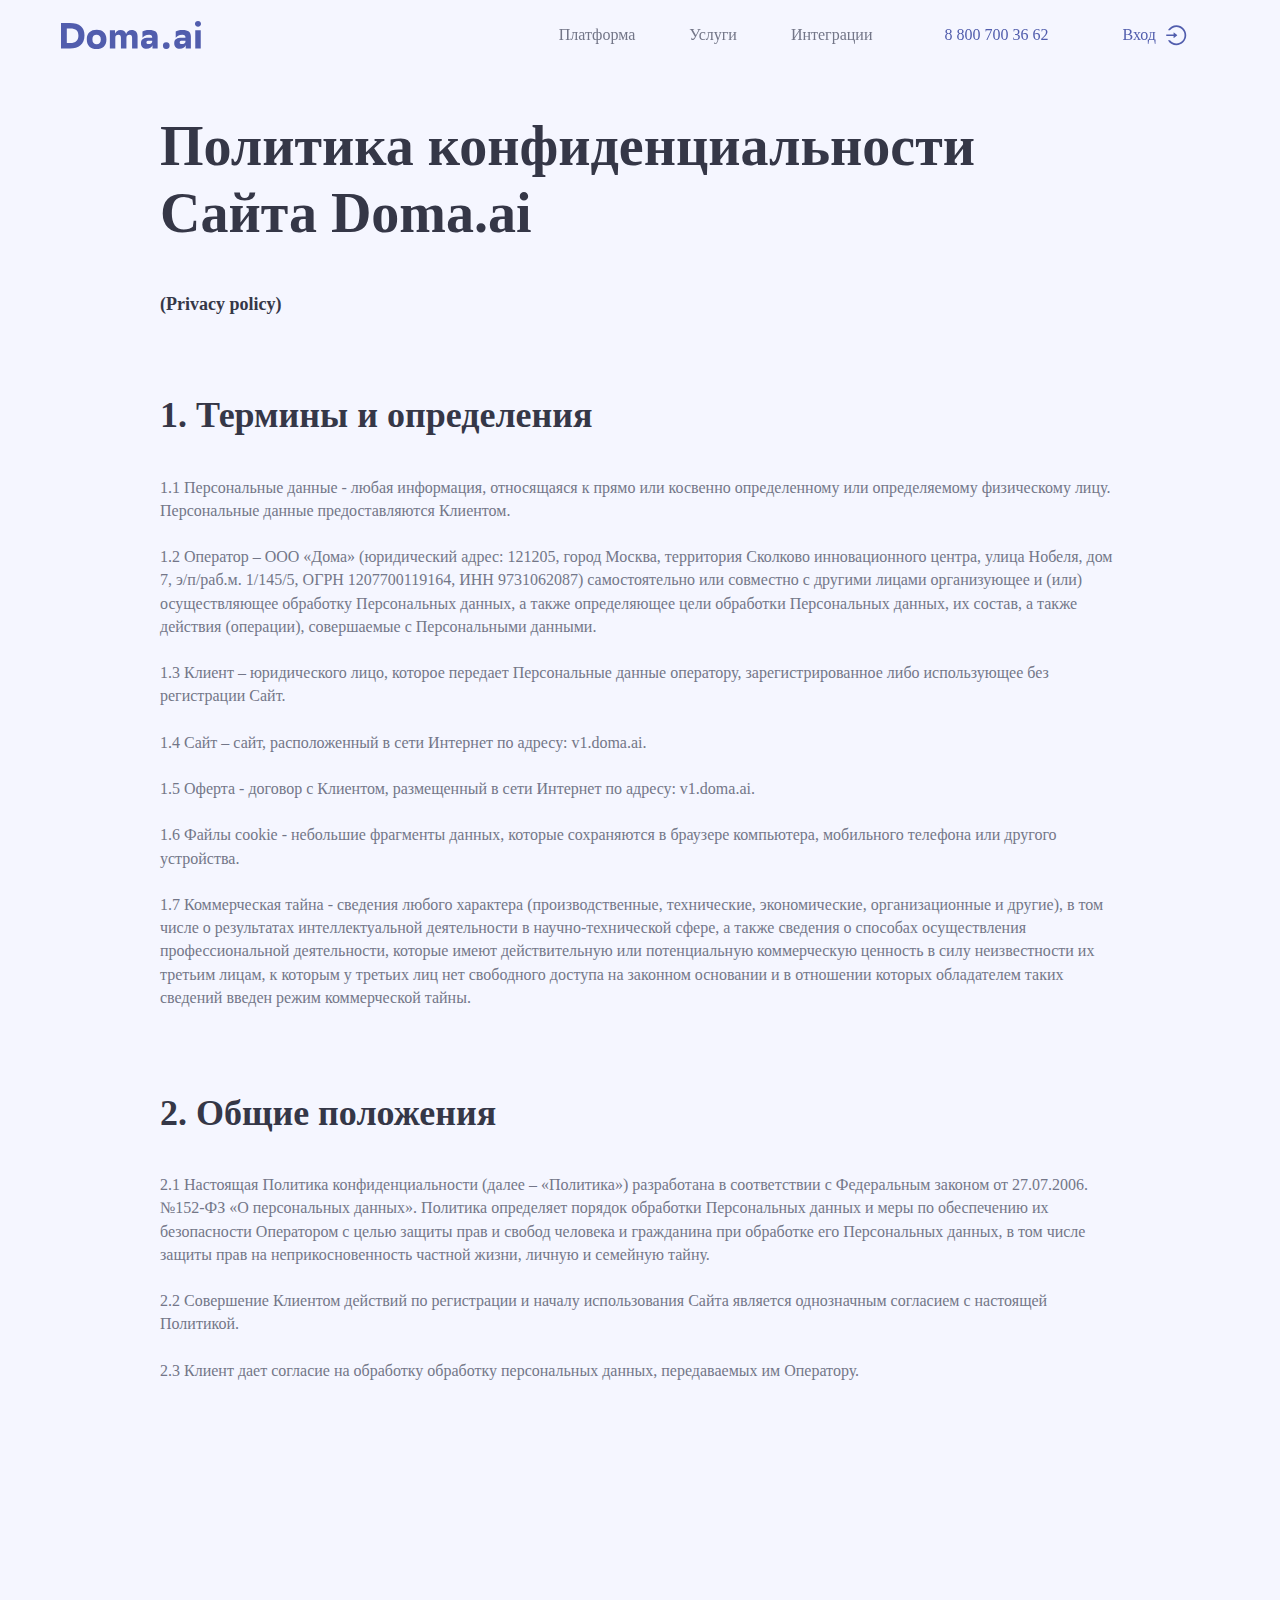
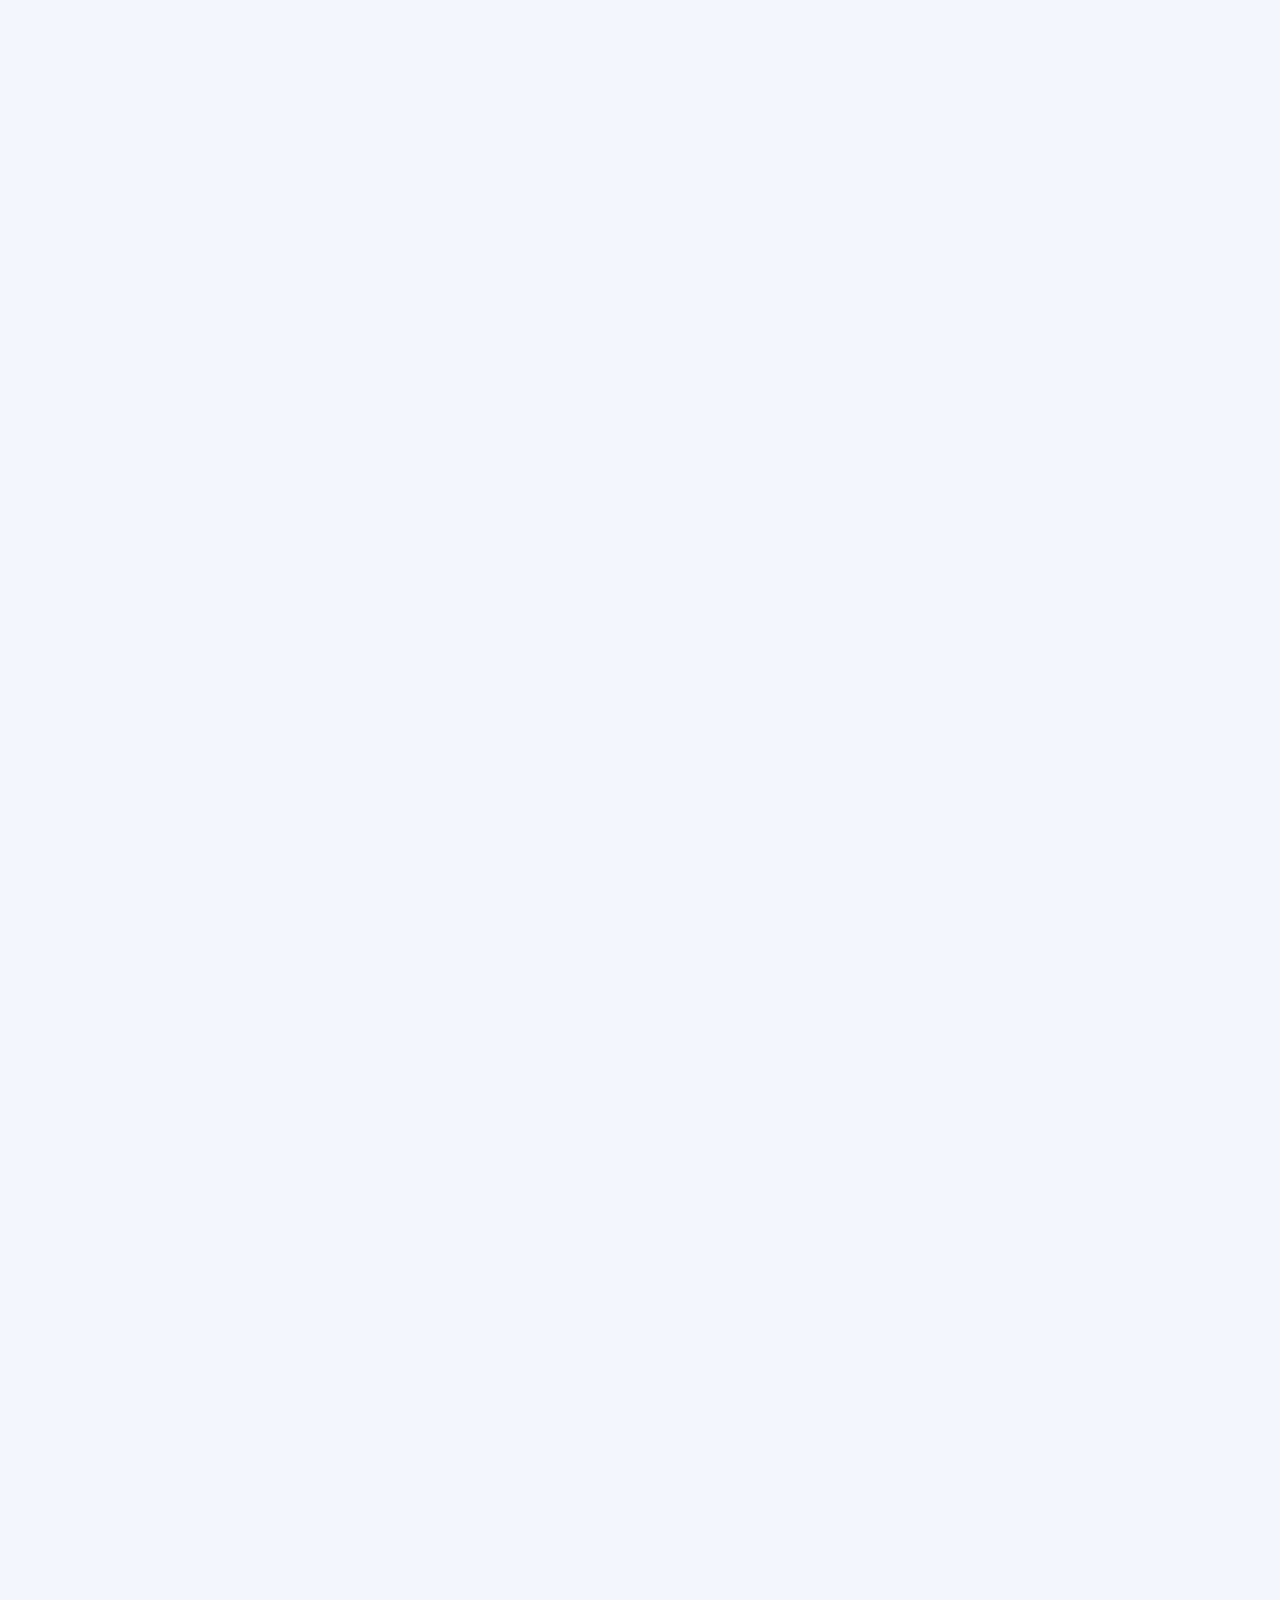
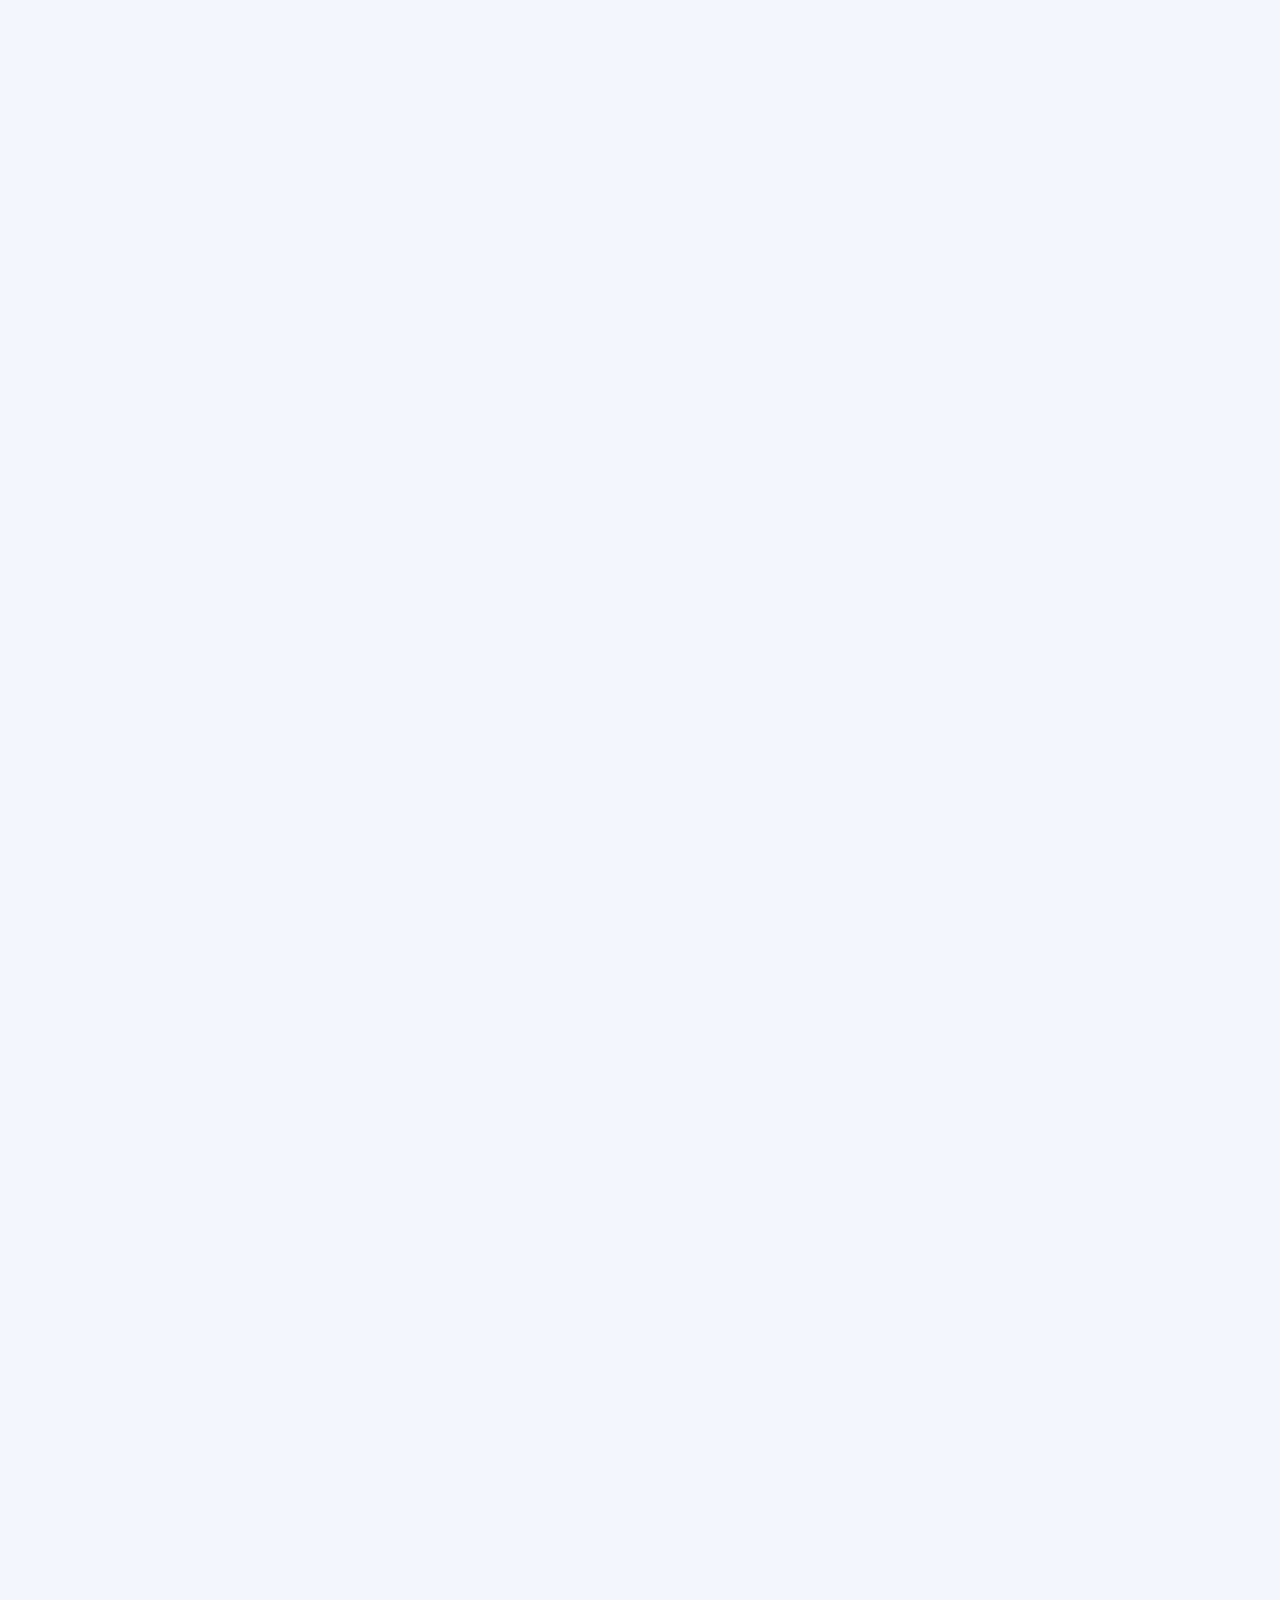
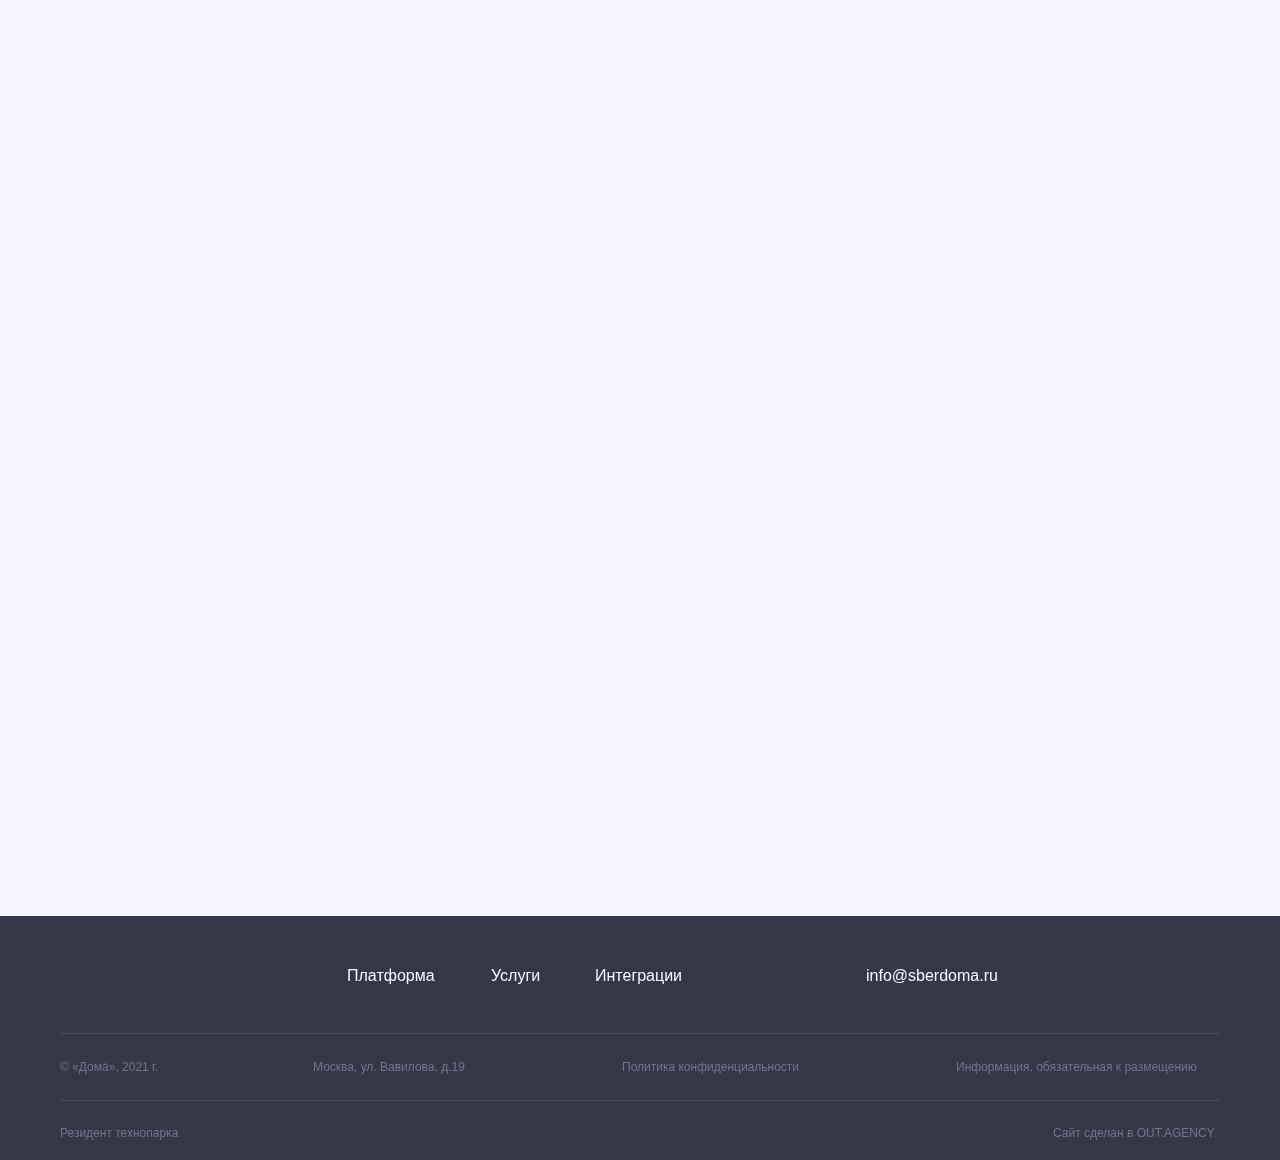
<file: page21687656.html>
<!DOCTYPE html><html> <head><meta charset="utf-8" /><meta http-equiv="Content-Type" content="text/html; charset=utf-8" /><meta name="viewport" content="width=device-width, initial-scale=1.0" /><!--metatextblock--><title>Политика конфиденциальности</title><meta property="og:url" content="privacy" /><meta property="og:title" content="Политика конфиденциальности" /><meta property="og:description" content="" /><meta property="og:type" content="website" /><link rel="canonical" href="privacy"><!--/metatextblock--><meta property="fb:app_id" content="257953674358265" /><meta name="format-detection" content="telephone=no" /><meta http-equiv="x-dns-prefetch-control" content="on"><link rel="dns-prefetch" href="https://ws.tildacdn.com"><link rel="shortcut icon" href="images/tild3064-3333-4330-b365-326538613835__favicon_1.ico" type="image/x-icon" /><link rel="apple-touch-icon" href="images/tild3562-3231-4961-b539-326138373735__fav.png"><link rel="apple-touch-icon" sizes="76x76" href="images/tild3562-3231-4961-b539-326138373735__fav.png"><link rel="apple-touch-icon" sizes="152x152" href="images/tild3562-3231-4961-b539-326138373735__fav.png"><link rel="apple-touch-startup-image" href="images/tild3562-3231-4961-b539-326138373735__fav.png"><meta name="msapplication-TileColor" content="#f2f3f7"><meta name="msapplication-TileImage" content="images/tild6135-6337-4430-a232-386166383234__fav.png"><!-- Assets --><link rel="stylesheet" href="css/tilda-grid-3.0.min.css" type="text/css" media="all" /><link rel="stylesheet" href="css/tilda-blocks-2.14.css?t=1630415141" type="text/css" media="all" /><link rel="stylesheet" href="css/tilda-animation-1.0.min.css" type="text/css" media="all" /><link rel="stylesheet" href="css/tilda-menusub-1.0.min.css" type="text/css" media="print" onload="this.media='all';" /><noscript><link rel="stylesheet" href="css/tilda-menusub-1.0.min.css" type="text/css" media="all" /></noscript><link rel="stylesheet" href="css/tilda-slds-1.4.min.css" type="text/css" media="print" onload="this.media='all';" /><noscript><link rel="stylesheet" href="css/tilda-slds-1.4.min.css" type="text/css" media="all" /></noscript><link rel="stylesheet" href="css/tilda-zoom-2.0.min.css" type="text/css" media="print" onload="this.media='all';" /><noscript><link rel="stylesheet" href="css/tilda-zoom-2.0.min.css" type="text/css" media="all" /></noscript><script src="js/jquery-1.10.2.min.js"></script><script src="js/tilda-scripts-3.0.min.js"></script><script src="js/tilda-blocks-2.7.js?t=1630415141"></script><script src="js/lazyload-1.3.min.js" charset="utf-8" async></script><script src="js/tilda-animation-1.0.min.js" charset="utf-8" async></script><script src="js/tilda-cover-1.0.min.js" charset="utf-8" async></script><script src="js/tilda-events-1.0.min.js" charset="utf-8" async></script><script src="js/tilda-menusub-1.0.min.js" charset="utf-8" async></script><script src="js/tilda-slds-1.4.min.js" charset="utf-8" async></script><script src="js/hammer.min.js" charset="utf-8" async></script><script src="js/tilda-zoom-2.0.min.js" charset="utf-8" async></script><script src="js/tilda-animation-sbs-1.0.min.js" charset="utf-8" async></script><script type="text/javascript">window.dataLayer = window.dataLayer || [];</script><script type="text/javascript">if((/bot|google|yandex|baidu|bing|msn|duckduckbot|teoma|slurp|crawler|spider|robot|crawling|facebook/i.test(navigator.userAgent))===false && typeof(sessionStorage)!='undefined' && sessionStorage.getItem('visited')!=='y'){	var style=document.createElement('style');	style.type='text/css';	style.innerHTML='@media screen and (min-width: 980px) {.t-records {opacity: 0;}.t-records_animated {-webkit-transition: opacity ease-in-out .2s;-moz-transition: opacity ease-in-out .2s;-o-transition: opacity ease-in-out .2s;transition: opacity ease-in-out .2s;}.t-records.t-records_visible {opacity: 1;}}';	document.getElementsByTagName('head')[0].appendChild(style);	$(document).ready(function() {	$('.t-records').addClass('t-records_animated');	setTimeout(function(){ $('.t-records').addClass('t-records_visible'); sessionStorage.setItem('visited','y');	},400);	});
}</script></head><body class="t-body" style="margin:0;"><!--allrecords--><div id="allrecords" data-tilda-export="yes" class="t-records" data-hook="blocks-collection-content-node" data-tilda-project-id="4400144" data-tilda-page-id="21687656" data-tilda-page-alias="privacy" data-tilda-formskey="268c0f027512c7a4c1b7ac04109e7410" data-tilda-lazy="yes"><!--header--><div id="t-header" class="t-records" data-hook="blocks-collection-content-node" data-tilda-project-id="4400144" data-tilda-page-id="21206732" data-tilda-page-alias="header" data-tilda-formskey="268c0f027512c7a4c1b7ac04109e7410" data-tilda-lazy="yes"><div id="rec342505660" class="r t-rec t-screenmin-1200px" style=" " data-animationappear="off" data-record-type="257" data-screen-min="1200px" ><!-- T228 --><div id="nav342505660marker"></div><div id="nav342505660" class="t228 t228__positionfixed " style="background-color: rgba(245,246,255,0.0); height:70px; " data-bgcolor-hex="#f5f6ff" data-bgcolor-rgba="rgba(245,246,255,0.0)" data-navmarker="nav342505660marker" data-appearoffset="" data-bgopacity-two="90" data-menushadow="" data-bgopacity="0.0" data-bgcolor-rgba-afterscroll="rgba(245,246,255,0.90)" data-menu-items-align="right" data-menu="yes"> <div class="t228__maincontainer t228__c12collumns" style="height:70px;"> <div class="t228__padding40px"></div> <div class="t228__leftside"> <div class="t228__leftcontainer"> <a href="/" style="color:#ffffff;"><img src="images/tild3031-6436-4533-a336-366662313266__logo-domaai.svg" class="t228__imglogo " imgfield="img" style="max-height: 80px" alt=""></a> </div> </div> <div class="t228__centerside t228__menualign_right"> <div class="t228__centercontainer"> <ul class="t228__list "> <li class="t228__list_item" style="padding:0 25px 0 0;"><a class="t-menu__link-item" href="/#platform" data-menu-submenu-hook="" style="color:#737688;font-size:16px;font-weight:400;font-family:'Sber';" data-menu-item-number="1">Платформа</a> </li> <li class="t228__list_item" style="padding:0 25px;"><a class="t-menu__link-item" href="/#services" data-menu-submenu-hook="" style="color:#737688;font-size:16px;font-weight:400;font-family:'Sber';" data-menu-item-number="2">Услуги</a> </li> <li class="t228__list_item" style="padding:0 0 0 25px;"><a class="t-menu__link-item" href="/#integrations" data-menu-submenu-hook="" style="color:#737688;font-size:16px;font-weight:400;font-family:'Sber';" data-menu-item-number="3">Интеграции</a> </li> </ul> </div> </div> <div class="t228__rightside"> <div class="t228__rightcontainer"> <div class="t228__right_buttons"><div class="t228__right_buttons_wrap"><div class="t228__right_buttons_but"><a href="tel:88007003662" target="" class="t-btn " style="color:#515dad;font-family:Sber;font-weight:400;"><table style="width:100%; height:100%;"><tr><td>8 800 700 36 62</td></tr></table></a></div><div class="t228__right_buttons_but"><a href="#0" target="" class="t-btn " style="color:#515dad;font-family:Sber;font-weight:400;"><table style="width:100%; height:100%;"><tr><td>Вход</td></tr></table></a></div> </div></div> </div> </div> <div class="t228__padding40px"></div> </div></div><style>@media screen and (max-width: 980px) {
#rec342505660 .t228 { position: static;
}
}</style><script>$(window).on('resize', function() { t228_setBg('342505660');
});
$(document).ready(function() { t228_highlight(); t228_checkAnchorLinks('342505660'); if (typeof t228__init === 'function') { t228__init('342505660'); } t228_setBg('342505660'); t228_changebgopacitymenu('342505660'); $(window).bind('scroll', t_throttle(function(){t228_changebgopacitymenu('342505660')}));
});</script><!--[if IE 8]><style>#rec342505660 .t228 { filter: progid:DXImageTransform.Microsoft.gradient(startColorStr='#D9f5f6ff', endColorstr='#D9f5f6ff');
}</style><![endif]--><style>#rec342505660 .t-btn:not(.t-animate_no-hover):hover{ color: #7881c0 !important;	}	#rec342505660 .t-btn:not(.t-animate_no-hover){ -webkit-transition: background-color 0.2s ease-in-out, color 0.2s ease-in-out, border-color 0.2s ease-in-out, box-shadow 0.2s ease-in-out; transition: background-color 0.2s ease-in-out, color 0.2s ease-in-out, border-color 0.2s ease-in-out, box-shadow 0.2s ease-in-out;	}</style><style>#rec342505660 .t-menu__link-item{ -webkit-transition: color 0.3s ease-in-out, opacity 0.3s ease-in-out; transition: color 0.3s ease-in-out, opacity 0.3s ease-in-out;	}
#rec342505660 .t-menu__link-item:not(.t-active):not(.tooltipstered):hover{ opacity: 0.6 !important;}
@supports (overflow:-webkit-marquee) and (justify-content:inherit)
{ #rec342505660 .t-menu__link-item, #rec342505660 .t-menu__link-item.t-active { opacity: 1 !important; }
}</style><script type="text/javascript"> $(document).ready(function() { setTimeout(function(){ t_onFuncLoad('t_menusub_init', function() { t_menusub_init('342505660'); }); }, 500); });</script><style>@media screen and (max-width: 980px) { #rec342505660 .t-menusub__menu .t-menusub__link-item { color:#737688 !important; } #rec342505660 .t-menusub__menu .t-menusub__link-item.t-active { color:#737688 !important; }
}</style></div><div id="rec342592752" class="r t-rec t-screenmax-1200px" style=" " data-animationappear="off" data-record-type="309" data-screen-max="1200px" ><!-- T280 --><div id="nav342592752marker"></div><div id="nav342592752" class="t280 " data-menu="yes" data-appearoffset=""> <div class="t280__container t280__positionfixed" style=""> <div class="t280__container__bg" style="background-color: rgba(245,246,255,1); " data-bgcolor-hex="#f5f6ff" data-bgcolor-rgba="rgba(245,246,255,1)" data-navmarker="nav342592752marker" data-appearoffset="" data-bgopacity="1" data-bgcolor-rgba-afterscroll="rgba(245,246,255,0.90)" data-bgopacity2="0.90" data-menu-shadow="0px 1px 3px rgba(0,0,0,0.)"></div> <div class="t280__menu__content t280__col-12"> <div class="t280__logo__container" style="height:60px;"> <div class="t280__logo__content"><a class="t280__logo" href="/" style="font-size:18px;font-weight:500;text-transform:uppercase;letter-spacing:2px;"><img src="images/tild3061-3865-4738-b963-396632346565__logo-domaai.svg" class="t280__logo__img" imgfield="img" alt=""></a></div> <div class="t280__burger"> <span style="background-color:#515dad;"></span> <span style="background-color:#515dad;"></span> <span style="background-color:#515dad;"></span> <span style="background-color:#515dad;"></span> </div> </div> </div> </div> <div class="t280__menu__wrapper "> <div class="t280__menu__bg" style="background-color:#f5f6ff; opacity:1;"></div> <div class="t280__menu__container"> <div class="t280__menu t-width t-width_12"> <a class="t280__menu__item t-title t-title_xl t-menu__link-item" href="/#platform" data-menu-submenu-hook="" style="color:#737688;font-size:18px;font-weight:400;font-family:'Sber';">Платформа</a> <a class="t280__menu__item t-title t-title_xl t-menu__link-item" href="/#services" data-menu-submenu-hook="" style="color:#737688;font-size:18px;font-weight:400;font-family:'Sber';">Услуги</a> <a class="t280__menu__item t-title t-title_xl t-menu__link-item" href="/#integrations" data-menu-submenu-hook="" style="color:#737688;font-size:18px;font-weight:400;font-family:'Sber';">Интеграции</a> <a class="t280__menu__item t-title t-title_xl t-menu__link-item" href="tel:88007003662" data-menu-submenu-hook="" style="color:#737688;font-size:18px;font-weight:400;font-family:'Sber';">8 800 700 36 62</a> <a class="t280__menu__item t-title t-title_xl t-menu__link-item" href="#" data-menu-submenu-hook="" style="color:#737688;font-size:18px;font-weight:400;font-family:'Sber';">Вход</a> </div> </div> </div></div><style>@media screen and (max-width: 980px) { #rec342592752 .t280__main_opened .t280__menu__content { background-color:#f5f6ff!important; opacity:1!important; }
}</style><script> $(document).ready(function() { t280_showMenu('342592752'); t280_changeSize('342592752');	t280_highlight(); }); $(window).resize(function() { t280_changeSize('342592752'); }); $(document).ready(function() { t280_changeBgOpacityMenu('342592752'); $(window).bind('scroll', t_throttle(function(){t280_changeBgOpacityMenu('342592752')}, 200)); }); </script><style>#rec342592752 .t-menu__link-item{ -webkit-transition: color 0.3s ease-in-out, opacity 0.3s ease-in-out; transition: color 0.3s ease-in-out, opacity 0.3s ease-in-out;	}
#rec342592752 .t-menu__link-item:not(.t-active):not(.tooltipstered):hover{ opacity: 0.8 !important;}
@supports (overflow:-webkit-marquee) and (justify-content:inherit)
{ #rec342592752 .t-menu__link-item, #rec342592752 .t-menu__link-item.t-active { opacity: 1 !important; }
}</style><script type="text/javascript"> $(document).ready(function() { setTimeout(function(){ t_onFuncLoad('t_menusub_init', function() { t_menusub_init('342592752'); }); }, 500); });</script><style>@media screen and (max-width: 980px) { #rec342592752 .t-menusub__menu .t-menusub__link-item { color:#737688 !important; } #rec342592752 .t-menusub__menu .t-menusub__link-item.t-active { color:#737688 !important; }
}</style><!--[if IE 8]><style>#rec342592752 .t280__container__bg { filter: progid:DXImageTransform.Microsoft.gradient(startColorStr='#D9f5f6ff', endColorstr='#D9f5f6ff');
}</style><![endif]--></div><div id="rec342509294" class="r t-rec t-screenmax-1200px" style=" " data-animationappear="off" data-record-type="131" data-screen-max="1200px" ><!-- T123 --><div class="t123" ><div class="t-container_100 "><div class="t-width t-width_100 ">
<style>
    
    .t-menu__link-item {
        transition: color 0.2s ease-in-out, opacity 0.2s ease-in-out, background-color 0.2s ease-in-out !important;
        -webkit-transition: color 0.2s ease-in-out, opacity 0.2s ease-in-out, background-color 0.2s ease-in-out !important;
    }
    
    .t-menu__link-item:hover {
        transition: color 0.2s ease-in-out, opacity 0.2s ease-in-out, background-color 0.2s ease-in-out !important;
        -webkit-transition: color 0.2s ease-in-out, opacity 0.2s ease-in-out, background-color 0.2s ease-in-out !important;
    }

    div.t228__centerside.t228__menualign_right li:nth-child(6) > a {
        color: #515DAD !important;
    }
    
    .t280__menu__item:last-child {
        color: #515DAD !important;
    }
    
    .t228__list_item:last-child {
        padding: 0 25px 0 25px;
    }
    
    
   .t228__rightside > div > div > div > div:nth-child(2) > a > table > tbody > tr > td {
        padding-right: 32px;
        background-image: url(images/tild3962-6563-4439-b736-373238316262__icon-login.svg);
        background-repeat: no-repeat;
        background-position: right center;
    }
    
    .t-btn td {
        font-size: 16px !important;
    }
    
    
    @media (min-width: 960px) and (max-width: 1199px) {
        .t280__menu__content.t280__col-12 {
            max-width: 940px;
        }
    }
    
    @media (min-width: 640px) and (max-width: 959px) {
        .t280__menu__content.t280__col-12 {
            max-width: 620px;
        }
    }
    
    @media (min-width: 480px) and (max-width: 639px) {
        .t280__menu__content.t280__col-12 {
            max-width: 460px;
        }
    }
    
    @media (min-width: 320px) and (max-width: 479px) {
        .t280__menu__content.t280__col-12 {
            max-width: 300px;
        }
    }
    
</style>
 
</div> </div></div></div></div><!--/header--><div id="rec350338997" class="r t-rec t-rec_pt_105 t-rec_pb_60" style="padding-top:105px;padding-bottom:60px; " data-record-type="30" ><!-- T015 --><div class="t015"> <div class="t-container t-align_left"> <div class="t-col t-col_10 t-prefix_1"> <h1 class="t015__title t-title t-title_lg" field="title" style="color:#353747;font-size:56px;line-height:1.2;font-weight:600;font-family:'Sber';"><strong>Политика конфиденциальности Сайта Doma.ai</strong></h1> <div class="t015__descr t-descr t-descr_xl" field="descr" style="color:#353747;font-size:18px;line-height:1.45;font-weight:400;font-family:'Sber';"><strong>(Privacy policy)</strong></div> </div> </div></div></div><div id="rec350342375" class="r t-rec t-rec_pt_15 t-rec_pb_15" style="padding-top:15px;padding-bottom:15px; " data-record-type="33" ><!-- T017 --><div class="t017"> <div class="t-container t-align_left"> <div class="t-col t-col_10 t-prefix_1"> <h2 class="t017__title t-title t-title_xxs" field="title" style="color:#353747;font-size:36px;line-height:1.2;font-weight:600;font-family:'Sber';">1. Термины и определения</h2> </div> </div></div></div><div id="rec350342206" class="r t-rec t-rec_pt_15 t-rec_pb_60" style="padding-top:15px;padding-bottom:60px; " data-record-type="106" ><!-- T004 --><div class="t004"><div class="t-container "> <div class="t-col t-col_10 t-prefix_1"><div field="text" class="t-text t-text_md " style="color:#737688;font-size:16px;line-height:1.45;font-weight:400;font-family:'Sber';">1.1 Персональные данные - любая информация, относящаяся к прямо или косвенно определенному или определяемому физическому лицу. Персональные данные предоставляются Клиентом.<br /><br />1.2 Оператор – ООО «Дома» (юридический адрес: 121205, город Москва, территория Сколково инновационного центра, улица Нобеля, дом 7, э/п/раб.м. 1/145/5, ОГРН 1207700119164, ИНН 9731062087) самостоятельно или совместно с другими лицами организующее и (или) осуществляющее обработку Персональных данных, а также определяющее цели обработки Персональных данных, их состав, а также действия (операции), совершаемые с Персональными данными.<br /><br />1.3 Клиент – юридического лицо, которое передает Персональные данные оператору, зарегистрированное либо использующее без регистрации Сайт.<br /><br />1.4 Сайт – сайт, расположенный в сети Интернет по адресу: v1.doma.ai.<br /><br />1.5 Оферта - договор с Клиентом, размещенный в сети Интернет по адресу: v1.doma.ai.<br /><br />1.6 Файлы cookie - небольшие фрагменты данных, которые сохраняются в браузере компьютера, мобильного телефона или другого устройства.<br /><br />1.7 Коммерческая тайна - сведения любого характера (производственные, технические, экономические, организационные и другие), в том числе о результатах интеллектуальной деятельности в научно-технической сфере, а также сведения о способах осуществления профессиональной деятельности, которые имеют действительную или потенциальную коммерческую ценность в силу неизвестности их третьим лицам, к которым у третьих лиц нет свободного доступа на законном основании и в отношении которых обладателем таких сведений введен режим коммерческой тайны.</div></div></div></div></div><div id="rec350347094" class="r t-rec t-rec_pt_15 t-rec_pb_15" style="padding-top:15px;padding-bottom:15px; " data-record-type="33" ><!-- T017 --><div class="t017"> <div class="t-container t-align_left"> <div class="t-col t-col_10 t-prefix_1"> <h2 class="t017__title t-title t-title_xxs" field="title" style="color:#353747;font-size:36px;line-height:1.2;font-weight:600;font-family:'Sber';"><strong>2. Общие положения</strong></h2> </div> </div></div></div><div id="rec350347131" class="r t-rec t-rec_pt_15 t-rec_pb_60" style="padding-top:15px;padding-bottom:60px; " data-record-type="106" ><!-- T004 --><div class="t004"><div class="t-container "> <div class="t-col t-col_10 t-prefix_1"><div field="text" class="t-text t-text_md " style="color:#737688;font-size:16px;line-height:1.45;font-weight:400;font-family:'Sber';">2.1 Настоящая Политика конфиденциальности (далее – «Политика») разработана в соответствии с Федеральным законом от 27.07.2006. №152-ФЗ «О персональных данных». Политика определяет порядок обработки Персональных данных и меры по обеспечению их безопасности Оператором с целью защиты прав и свобод человека и гражданина при обработке его Персональных данных, в том числе защиты прав на неприкосновенность частной жизни, личную и семейную тайну.<br /><br />2.2 Совершение Клиентом действий по регистрации и началу использования Сайта является однозначным согласием с настоящей Политикой.<br /><br />2.3 Клиент дает согласие на обработку обработку персональных данных, передаваемых им Оператору.</div></div></div></div></div><div id="rec350347929" class="r t-rec t-rec_pt_15 t-rec_pb_15" style="padding-top:15px;padding-bottom:15px; " data-record-type="33" ><!-- T017 --><div class="t017"> <div class="t-container t-align_left"> <div class="t-col t-col_10 t-prefix_1"> <h2 class="t017__title t-title t-title_xxs" field="title" style="color:#353747;font-size:36px;line-height:1.2;font-weight:600;font-family:'Sber';"><strong>3. Принципы обработки Персональных данных</strong></h2> </div> </div></div></div><div id="rec350347951" class="r t-rec t-rec_pt_15 t-rec_pb_60" style="padding-top:15px;padding-bottom:60px; " data-record-type="106" ><!-- T004 --><div class="t004"><div class="t-container "> <div class="t-col t-col_10 t-prefix_1"><div field="text" class="t-text t-text_md " style="color:#737688;font-size:16px;line-height:1.45;font-weight:400;font-family:'Sber';">3.1 Обработка Персональных данных Оператором осуществляется в соответствии со следующими принципами:<br /><ul><li>законности;</li><li>ограничения обработки Персональных данных достижением конкретных, заранее определенных и законных целей;</li><li>недопущения обработки Персональных данных, несовместимой с целями сбора Персональных данных;</li><li>обработки только тех Персональных данных, которые отвечают целям их обработки;</li><li>недопущения обработки Персональных данных, избыточных по отношению к заявленным целям их обработки.</li></ul></div></div></div></div></div><div id="rec350348524" class="r t-rec t-rec_pt_15 t-rec_pb_15" style="padding-top:15px;padding-bottom:15px; " data-record-type="33" ><!-- T017 --><div class="t017"> <div class="t-container t-align_left"> <div class="t-col t-col_10 t-prefix_1"> <h2 class="t017__title t-title t-title_xxs" field="title" style="color:#353747;font-size:36px;line-height:1.2;font-weight:600;font-family:'Sber';"><strong>4. Цели сбора Персональных данных</strong></h2> </div> </div></div></div><div id="rec350348537" class="r t-rec t-rec_pt_15 t-rec_pb_60" style="padding-top:15px;padding-bottom:60px; " data-record-type="106" ><!-- T004 --><div class="t004"><div class="t-container "> <div class="t-col t-col_10 t-prefix_1"><div field="text" class="t-text t-text_md " style="color:#737688;font-size:16px;line-height:1.45;font-weight:400;font-family:'Sber';">4.1 Оператор обрабатывает Персональные данные исключительно для тех целей, для которых они были предоставлены, в том числе:<br /><ul><li>исполнения положений Оферты;</li><li>осуществления рассылки материалов информационно-рекламного характера;</li><li>анализа данных с целью улучшения пользовательского опыта;</li><li>организации хранения и уничтожения источников информации, в том числе содержащие Персональных данных;</li></ul></div></div></div></div></div><div id="rec350349194" class="r t-rec t-rec_pt_15 t-rec_pb_15" style="padding-top:15px;padding-bottom:15px; " data-record-type="33" ><!-- T017 --><div class="t017"> <div class="t-container t-align_left"> <div class="t-col t-col_10 t-prefix_1"> <h2 class="t017__title t-title t-title_xxs" field="title" style="color:#353747;font-size:36px;line-height:1.2;font-weight:600;font-family:'Sber';">5. Условия обработки Персональных данных</h2> </div> </div></div></div><div id="rec350349451" class="r t-rec t-rec_pt_15 t-rec_pb_60" style="padding-top:15px;padding-bottom:60px; " data-record-type="106" ><!-- T004 --><div class="t004"><div class="t-container "> <div class="t-col t-col_10 t-prefix_1"><div field="text" class="t-text t-text_md " style="color:#737688;font-size:16px;line-height:1.45;font-weight:400;font-family:'Sber';">5.1 Обработка Персональных данных осуществляется в соответствии с Политикой и требованиями законодательства Российской Федерации.<br /><br />5.2 Перечень действий, совершаемых Оператором с Персональными данными: сбор, систематизация, накопление, хранение, уточнение (обновление, изменение), использование, распространение (в том числе передача), обезличивание, блокирование, уничтожение, а также осуществление любых иных действий в соответствии с действующим законодательством РФ.<br /><br />5.3 Физическое лицо имеет право на получение информации, касающейся обработки его Персональных данных. Физическое лицо вправе требовать от Оператора уточнения его Персональных данных, их блокирования или уничтожения в случае, если Персональные данные являются неполными, устаревшими, неточными, незаконно полученными или не являются необходимыми для заявленной цели обработки, а также принимать предусмотренные законом меры по защите своих прав.<br /><br />5.4 Физическое лицо вправе направлять Оператору свои запросы, в том числе запросы относительно использования его Персональных данных, предусмотренных п. 6.2. Политики, в письменной форме по адресу: 119021, г. Москва, ул. Тимура Фрунзе, д. 11, стр. 33, оф.01-105 или в форме электронного документа, подписанного квалифицированной электронной подписью в соответствии с законодательством Российской Федерации, по адресу электронной почты: help@doma.ai.<br /><br />5.5 Оператор осуществляет хранение персональных данных субъектов данных не дольше, чем того требуют цели обработки персональных данных. После истечения сроков хранения персональные данные подлежат уничтожению или обезличиванию.<br /><br />5.6 Клиент гарантирует, что получил от физических лиц, чьи персональные данные передаются Оператору, надлежащее согласие на обработку их Персональных данных, а также на передачу Персональных данных Оператору.<br /><br />5.7 Оператор имеет право в любой момент потребовать от Клиента предоставить письменное согласие физических лиц на обработку их Персональных данных, а Клиент обязуется их предоставить в течение 3 рабочих дней с момента получения такого запроса.<br /><br />5.8 В случае возникновения претензий со стороны физических лиц, связанные с обработкой их Персональных данных, Клиент обязуется самостоятельно урегулировать возникшие претензии, а также компенсировать Оператору понесенные расходы на урегулирование претензий, если таковые имели место быть.</div></div></div></div></div><div id="rec350350264" class="r t-rec t-rec_pt_15 t-rec_pb_15" style="padding-top:15px;padding-bottom:15px; " data-record-type="33" ><!-- T017 --><div class="t017"> <div class="t-container t-align_left"> <div class="t-col t-col_10 t-prefix_1"> <h2 class="t017__title t-title t-title_xxs" field="title" style="color:#353747;font-size:36px;line-height:1.2;font-weight:600;font-family:'Sber';">6. Персональные данные, которые обрабатывает Оператор</h2> </div> </div></div></div><div id="rec350350520" class="r t-rec t-rec_pt_15 t-rec_pb_60" style="padding-top:15px;padding-bottom:60px; " data-record-type="106" ><!-- T004 --><div class="t004"><div class="t-container "> <div class="t-col t-col_10 t-prefix_1"><div field="text" class="t-text t-text_md " style="color:#737688;font-size:16px;line-height:1.45;font-weight:400;font-family:'Sber';">6.1 Оператор собирает и хранит только те Персональные данные, которые необходимы для:<br /><ul><li>исполнения положений Оферты;</li><li>функционирования Сайта;</li><li>осуществления рассылки материалов информационно-рекламного характера.</li></ul>6.2 Оператор обрабатывает следующие Персональные данные: <br /><ul><li>фамилия, имя, отчество;</li><li>фотография физического лица;</li><li>паспортные данные, включая место рождения, пол, дату рождения, адрес места жительства, серию и номер паспорта, кем выдан паспорт, дату выдачи, код подразделения, личную подпись. Подобные Персональные данные обрабатываются только в случаях, необходимых для исполнения Оферты; </li><li>адрес электронной почты;</li><li>номер контактного телефона;</li><li>электронные данные (HTTP-заголовки, IP-адрес, файлы cookie, веб-маяки/пиксельные теги);</li><li>информацию о платежных реквизитах;</li><li>а также иные сведения, необходимые для выполнения Оферты.</li></ul></div></div></div></div></div><div id="rec350350986" class="r t-rec t-rec_pt_15 t-rec_pb_15" style="padding-top:15px;padding-bottom:15px; " data-record-type="33" ><!-- T017 --><div class="t017"> <div class="t-container t-align_left"> <div class="t-col t-col_10 t-prefix_1"> <h2 class="t017__title t-title t-title_xxs" field="title" style="color:#353747;font-size:36px;line-height:1.2;font-weight:600;font-family:'Sber';">7. <strong>Файлы cookie</strong></h2> </div> </div></div></div><div id="rec350351096" class="r t-rec t-rec_pt_15 t-rec_pb_60" style="padding-top:15px;padding-bottom:60px; " data-record-type="106" ><!-- T004 --><div class="t004"><div class="t-container "> <div class="t-col t-col_10 t-prefix_1"><div field="text" class="t-text t-text_md " style="color:#737688;font-size:16px;line-height:1.45;font-weight:400;font-family:'Sber';">7.1 Файлы cookie используются оператором для следующих целей:<br /><ul><li>идентификация посетителя Сайта/Клиента;</li><li>улучшений функций Сайта;</li><li>корректная работа Сайта;</li><li>сохранение информации о предыдущих действиях посетителя Сайта/Клиента ;</li></ul>7.2 В зависимости от целей Оператор собирает следующие виды файлов cookie:<br /><ul><li>Сессионные - существуют только во временной памяти в течение времени, когда пользователь находится на Сайте. Сессионные позволяют помнить информацию, чтобы избежать необходимости повторного ввода информации.</li><li>Постоянные - файлы, которые хранятся на устройстве и не удаляются при завершении работы.</li><li>Статистические - включают в себя информацию о том, как используется Сайт.</li><li>Обязательные - минимальный набор файлов, использование которых необходимо для корректной работы Сайта.</li></ul>7.3 Посетителя Сайта/Клиент может в любое время отключить файлы cookie. При этом файлы cookie являются важной частью Приложения, поэтому блокировка, удаление или ограничение их использования может привести к тому, что посетитель Сайта/Клиент будет иметь доступ не ко всем функциям Сайта. Оператор не несет ответственности за подобное.</div></div></div></div></div><div id="rec350351812" class="r t-rec t-rec_pt_15 t-rec_pb_15" style="padding-top:15px;padding-bottom:15px; " data-record-type="33" ><!-- T017 --><div class="t017"> <div class="t-container t-align_left"> <div class="t-col t-col_10 t-prefix_1"> <h2 class="t017__title t-title t-title_xxs" field="title" style="color:#353747;font-size:36px;line-height:1.2;font-weight:600;font-family:'Sber';">8. <strong>Коммерческая тайна</strong></h2> </div> </div></div></div><div id="rec350351979" class="r t-rec t-rec_pt_15 t-rec_pb_60" style="padding-top:15px;padding-bottom:60px; " data-record-type="106" ><!-- T004 --><div class="t004"><div class="t-container "> <div class="t-col t-col_10 t-prefix_1"><div field="text" class="t-text t-text_md " style="color:#737688;font-size:16px;line-height:1.45;font-weight:400;font-family:'Sber';">8.1 Оператор обязуется сохранить и не разглашать Коммерческую тайну, которая была предоставленная Клиентом, а также стала известна Оператору в процессе ведения переговоров и выполнения договорных обязательств.<br />8.2 Оператор защищает Коммерческую тайну в течение всего срока использования Сайта Клиентом и в течение 3 лет после прекращения.<br />8.3 Оператор вправе без предварительного письменного согласия Клиента раскрывать Коммерческую тайну:<br /><ul><li>сотрудникам, исполнителям по гражданско-правовым договорам и иным должностным лицам Оператора, которым необходимо ее знать в целях сотрудничеств, и которые обязаны хранить в тайне, защищать и обеспечивать сохранность Коммерческой тайны;</li><li>государственным органам, которым Коммерческая тайна должна быть раскрыта в соответствии с требованиями законодательства при условии, Оператор немедленно уведомит Клиента и предоставит запрос или иной нормативный документ, на основании которого Коммерческая тайна должна быть раскрыта.</li></ul></div></div></div></div></div><div id="rec350352543" class="r t-rec t-rec_pt_15 t-rec_pb_15" style="padding-top:15px;padding-bottom:15px; " data-record-type="33" ><!-- T017 --><div class="t017"> <div class="t-container t-align_left"> <div class="t-col t-col_10 t-prefix_1"> <h2 class="t017__title t-title t-title_xxs" field="title" style="color:#353747;font-size:36px;line-height:1.2;font-weight:600;font-family:'Sber';">9. <strong>Доступ к Персональным данным </strong></h2> </div> </div></div></div><div id="rec350352647" class="r t-rec t-rec_pt_15 t-rec_pb_60" style="padding-top:15px;padding-bottom:60px; " data-record-type="106" ><!-- T004 --><div class="t004"><div class="t-container "> <div class="t-col t-col_10 t-prefix_1"><div field="text" class="t-text t-text_md " style="color:#737688;font-size:16px;line-height:1.45;font-weight:400;font-family:'Sber';">9.1 Оператор может передавать Персональные данные своим сотрудникам (в пределах, указанных в разделе 9 настоящей Политики). Оператор также может передавать Персональные данные своим аффилированным лицам.<br /><br />9.2 Персональные данные могут быть переданы по запросам уполномоченных органов государственной власти РФ только по основаниям и в порядке, установленным законодательством РФ.</div></div></div></div></div><div id="rec350352891" class="r t-rec t-rec_pt_15 t-rec_pb_15" style="padding-top:15px;padding-bottom:15px; " data-record-type="33" ><!-- T017 --><div class="t017"> <div class="t-container t-align_left"> <div class="t-col t-col_10 t-prefix_1"> <h2 class="t017__title t-title t-title_xxs" field="title" style="color:#353747;font-size:36px;line-height:1.2;font-weight:600;font-family:'Sber';">10. <strong>Безопасность Персональных данных </strong></h2> </div> </div></div></div><div id="rec350353019" class="r t-rec t-rec_pt_15 t-rec_pb_60" style="padding-top:15px;padding-bottom:60px; " data-record-type="106" ><!-- T004 --><div class="t004"><div class="t-container "> <div class="t-col t-col_10 t-prefix_1"><div field="text" class="t-text t-text_md " style="color:#737688;font-size:16px;line-height:1.45;font-weight:400;font-family:'Sber';">10.1 Оператор предпринимает необходимые организационные, правовые и технические меры для защиты Персональных данных от неправомерного или случайного доступа к ним, от их уничтожения, изменения, блокирования, копирования, предоставления, распространения, а также от иных неправомерных действий в их отношении.<br /><br />10.2 Оператор принимает меры для обеспечения безопасности Персональных данных, основываясь на:<br /><ul><li>требованиях законодательства Российской Федерации;</li><li>приоритете законных интересов физических лиц в защите конфиденциальности Персональных данных.</li></ul></div></div></div></div></div><div id="rec350353215" class="r t-rec t-rec_pt_15 t-rec_pb_15" style="padding-top:15px;padding-bottom:15px; " data-record-type="33" ><!-- T017 --><div class="t017"> <div class="t-container t-align_left"> <div class="t-col t-col_10 t-prefix_1"> <h2 class="t017__title t-title t-title_xxs" field="title" style="color:#353747;font-size:36px;line-height:1.2;font-weight:600;font-family:'Sber';">11. <strong>Обратная связь </strong></h2> </div> </div></div></div><div id="rec350353279" class="r t-rec t-rec_pt_15 t-rec_pb_60" style="padding-top:15px;padding-bottom:60px; " data-record-type="106" ><!-- T004 --><div class="t004"><div class="t-container "> <div class="t-col t-col_10 t-prefix_1"><div field="text" class="t-text t-text_md " style="color:#737688;font-size:16px;line-height:1.45;font-weight:400;font-family:'Sber';">11.1 Физическое лицо вправе направлять Оператору отзыв согласия на обработку его Персональных данных, предусмотренные п. 4.3. настоящей Политики, в письменной форме по адресу: 119021, г. Москва, ул. Тимура Фрунзе, д. 11, стр. 33, оф.01-105 или в форме электронного документа, подписанного квалифицированной электронной подписью в соответствии с законодательством Российской Федерации, по адресу электронной почты: help@doma.ai (далее - Отзыв согласия).<br /><br />11.2 При получении от физического лица Отзыва согласия, Оператор прекращает обработку Персональных данных, за исключением случаев, когда продолжение обработки прямо разрешено законодательством Российской Федерации, а также сообщает Клиенту о прекращение такой обработки. </div></div></div></div></div><div id="rec350353520" class="r t-rec t-rec_pt_15 t-rec_pb_15" style="padding-top:15px;padding-bottom:15px; " data-record-type="33" ><!-- T017 --><div class="t017"> <div class="t-container t-align_left"> <div class="t-col t-col_10 t-prefix_1"> <h2 class="t017__title t-title t-title_xxs" field="title" style="color:#353747;font-size:36px;line-height:1.2;font-weight:600;font-family:'Sber';">12. Иные положения</h2> </div> </div></div></div><div id="rec350353635" class="r t-rec t-rec_pt_15 t-rec_pb_105" style="padding-top:15px;padding-bottom:105px; " data-record-type="106" ><!-- T004 --><div class="t004"><div class="t-container "> <div class="t-col t-col_10 t-prefix_1"><div field="text" class="t-text t-text_md " style="color:#737688;font-size:16px;line-height:1.45;font-weight:400;font-family:'Sber';">12.1 К настоящей Политике и отношениям, возникающим в связи с применением Политики, подлежит применению право Российской Федерации.<br /><br />12.2 Оператор имеет право в любой момент изменять настоящую Политику (полностью или в части) в одностороннем порядке без предварительного согласования. Все изменения вступают в силу на следующий день после размещения на Сайте.<br /><br />12.3 Клиент, а также физические лица обязуются самостоятельно следить за изменениями Политики путем ознакомления с актуальной редакцией на Сайте.</div></div></div></div></div><!--footer--><div id="t-footer" class="t-records" data-hook="blocks-collection-content-node" data-tilda-project-id="4400144" data-tilda-page-id="21673941" data-tilda-page-alias="footer" data-tilda-formskey="268c0f027512c7a4c1b7ac04109e7410" data-tilda-lazy="yes"><div id="rec350112149" class="r t-rec" style=" " data-animationappear="off" data-record-type="396" ><!-- T396 --><style>#rec350112149 .t396__artboard{height: 244px;background-color: #353747;}#rec350112149 .t396__filter{height: 244px;}#rec350112149 .t396__carrier{height: 244px;background-position: center center;background-attachment: scroll;background-size:cover;background-repeat:no-repeat;}@media screen and (max-width: 1199px){#rec350112149 .t396__artboard{height: 253px;background-color: #353747;}#rec350112149 .t396__filter{height: 253px;}#rec350112149 .t396__carrier{height: 253px;background-position: center center;background-attachment:scroll;}}@media screen and (max-width: 959px){#rec350112149 .t396__artboard{height: 327px;}#rec350112149 .t396__filter{height: 327px;}#rec350112149 .t396__carrier{height: 327px;}}@media screen and (max-width: 639px){#rec350112149 .t396__artboard{height: 405px;}#rec350112149 .t396__filter{height: 405px;}#rec350112149 .t396__carrier{height: 405px;}}@media screen and (max-width: 479px){#rec350112149 .t396__artboard{height: 510px;}#rec350112149 .t396__filter{height: 510px;}#rec350112149 .t396__carrier{height: 510px;}}#rec350112149 .tn-elem[data-elem-id="1629991782011"]{z-index:1;top: 40px;left: calc(50% - 600px + 20px);width:143px;}#rec350112149 .tn-elem[data-elem-id="1629991782011"] .tn-atom{background-position:center center;border-color:transparent;border-style:solid;}@media screen and (max-width: 1199px){#rec350112149 .tn-elem[data-elem-id="1629991782011"]{top: 40px;left: calc(50% - 480px + 10px);}}@media screen and (max-width: 959px){#rec350112149 .tn-elem[data-elem-id="1629991782011"]{top: 40px;left: calc(50% - 320px + 10px);}}@media screen and (max-width: 639px){#rec350112149 .tn-elem[data-elem-id="1629991782011"]{top: 40px;left: calc(50% - 240px + 169px);}}@media screen and (max-width: 479px){#rec350112149 .tn-elem[data-elem-id="1629991782011"]{top: 40px;left: calc(50% - 160px + 10px);}}#rec350112149 .tn-elem[data-elem-id="1629992429213"]{z-index:15;top: 117px;left: calc(50% - 600px + 20px);width:1160px;height:1px;}#rec350112149 .tn-elem[data-elem-id="1629992429213"] .tn-atom{background-color:#484b60;background-position:center center;border-color:transparent;border-style:solid;}@media screen and (max-width: 1199px){#rec350112149 .tn-elem[data-elem-id="1629992429213"]{top: 111px;left: calc(50% - 480px + 10px);width:940px;}}@media screen and (max-width: 959px){#rec350112149 .tn-elem[data-elem-id="1629992429213"]{top: 168px;left: calc(50% - 320px + 10px);width:620px;}}@media screen and (max-width: 639px){#rec350112149 .tn-elem[data-elem-id="1629992429213"]{top: 168px;left: calc(50% - 240px + 10px);width:460px;}}@media screen and (max-width: 479px){#rec350112149 .tn-elem[data-elem-id="1629992429213"]{top: 258px;left: calc(50% - 160px + 10px);width:300px;}}#rec350112149 .tn-elem[data-elem-id="1629992551019"]{color:#737688;z-index:16;top: 143px;left: calc(50% - 600px + 20px);width:112px;}#rec350112149 .tn-elem[data-elem-id="1629992551019"] .tn-atom{color:#737688;font-size:12px;font-family:'Sber',Arial,sans-serif;line-height:1.45;font-weight:400;background-position:center center;border-color:transparent;border-style:solid;}@media screen and (max-width: 1199px){#rec350112149 .tn-elem[data-elem-id="1629992551019"]{top: 143px;left: calc(50% - 480px + 10px);}}@media screen and (max-width: 959px){#rec350112149 .tn-elem[data-elem-id="1629992551019"]{top: 197px;left: calc(50% - 320px + 10px);}}@media screen and (max-width: 639px){#rec350112149 .tn-elem[data-elem-id="1629992551019"]{top: 197px;left: calc(50% - 240px + 10px);}}@media screen and (max-width: 479px){#rec350112149 .tn-elem[data-elem-id="1629992551019"]{top: 287px;left: calc(50% - 160px + 10px);}}#rec350112149 .tn-elem[data-elem-id="1629992591164"]{color:#737688;z-index:17;top: 143px;left: calc(50% - 600px + 273px);width:168px;}#rec350112149 .tn-elem[data-elem-id="1629992591164"] .tn-atom{color:#737688;font-size:12px;font-family:'Sber',Arial,sans-serif;line-height:1.45;font-weight:400;background-position:center center;border-color:transparent;border-style:solid;}@media screen and (max-width: 1199px){#rec350112149 .tn-elem[data-elem-id="1629992591164"]{top: 143px;left: calc(50% - 480px + 190px);}}@media screen and (max-width: 959px){#rec350112149 .tn-elem[data-elem-id="1629992591164"]{top: 225px;left: calc(50% - 320px + 10px);}}@media screen and (max-width: 639px){#rec350112149 .tn-elem[data-elem-id="1629992591164"]{top: 225px;left: calc(50% - 240px + 10px);}}@media screen and (max-width: 479px){#rec350112149 .tn-elem[data-elem-id="1629992591164"]{top: 315px;left: calc(50% - 160px + 10px);}}#rec350112149 .tn-elem[data-elem-id="1629992625833"]{color:#737688;z-index:18;top: 143px;left: calc(50% - 600px + 582px);width:193px;}#rec350112149 .tn-elem[data-elem-id="1629992625833"] .tn-atom{color:#737688;font-size:12px;font-family:'Sber',Arial,sans-serif;line-height:1.45;font-weight:400;background-position:center center;border-color:transparent;border-style:solid;}@media screen and (max-width: 1199px){#rec350112149 .tn-elem[data-elem-id="1629992625833"]{top: 143px;left: calc(50% - 480px + 426px);}}@media screen and (max-width: 959px){#rec350112149 .tn-elem[data-elem-id="1629992625833"]{top: 197px;left: calc(50% - 320px + 333px);}}@media screen and (max-width: 639px){#rec350112149 .tn-elem[data-elem-id="1629992625833"]{top: 257px;left: calc(50% - 240px + 11px);}}@media screen and (max-width: 479px){#rec350112149 .tn-elem[data-elem-id="1629992625833"]{top: 343px;left: calc(50% - 160px + 10px);}}#rec350112149 .tn-elem[data-elem-id="1629992637317"]{color:#737688;z-index:19;top: 143px;left: calc(50% - 600px + 916px);width:264px;}#rec350112149 .tn-elem[data-elem-id="1629992637317"] .tn-atom{color:#737688;font-size:12px;font-family:'Sber',Arial,sans-serif;line-height:1.45;font-weight:400;background-position:center center;border-color:transparent;border-style:solid;}@media screen and (max-width: 1199px){#rec350112149 .tn-elem[data-elem-id="1629992637317"]{top: 143px;left: calc(50% - 480px + 687px);}}@media screen and (max-width: 959px){#rec350112149 .tn-elem[data-elem-id="1629992637317"]{top: 225px;left: calc(50% - 320px + 333px);}}@media screen and (max-width: 639px){#rec350112149 .tn-elem[data-elem-id="1629992637317"]{top: 285px;left: calc(50% - 240px + 11px);width:176px;}}@media screen and (max-width: 479px){#rec350112149 .tn-elem[data-elem-id="1629992637317"]{top: 371px;left: calc(50% - 160px + 10px);width:299px;}}#rec350112149 .tn-elem[data-elem-id="1629992650834"]{color:#737688;z-index:20;top: 209px;left: calc(50% - 600px + 1013px);width:168px;}#rec350112149 .tn-elem[data-elem-id="1629992650834"] .tn-atom{color:#737688;font-size:12px;font-family:'Sber',Arial,sans-serif;line-height:1.45;font-weight:400;background-position:center center;border-color:transparent;border-style:solid;}@media screen and (max-width: 1199px){#rec350112149 .tn-elem[data-elem-id="1629992650834"]{top: 212px;left: calc(50% - 480px + 782px);}}@media screen and (max-width: 959px){#rec350112149 .tn-elem[data-elem-id="1629992650834"]{top: 290px;left: calc(50% - 320px + 462px);}}@media screen and (max-width: 639px){#rec350112149 .tn-elem[data-elem-id="1629992650834"]{top: 368px;left: calc(50% - 240px + 302px);}}@media screen and (max-width: 479px){#rec350112149 .tn-elem[data-elem-id="1629992650834"]{top: 474px;left: calc(50% - 160px + 10px);}}#rec350112149 .tn-elem[data-elem-id="1629994367227"]{z-index:21;top: 184px;left: calc(50% - 600px + 20px);width:1160px;height:1px;}#rec350112149 .tn-elem[data-elem-id="1629994367227"] .tn-atom{background-color:#484b60;background-position:center center;border-color:transparent;border-style:solid;}@media screen and (max-width: 1199px){#rec350112149 .tn-elem[data-elem-id="1629994367227"]{top: 187px;left: calc(50% - 480px + 10px);width:940px;}}@media screen and (max-width: 959px){#rec350112149 .tn-elem[data-elem-id="1629994367227"]{top: 269px;left: calc(50% - 320px + 10px);width:620px;}}@media screen and (max-width: 639px){#rec350112149 .tn-elem[data-elem-id="1629994367227"]{top: 347px;left: calc(50% - 240px + 10px);width:460px;}}@media screen and (max-width: 479px){#rec350112149 .tn-elem[data-elem-id="1629994367227"]{top: 416px;left: calc(50% - 160px + 10px);width:300px;}}#rec350112149 .tn-elem[data-elem-id="1629991979434"]{color:#f5f6ff;z-index:4;top: 48px;left: calc(50% - 600px + 555px);width:96px;}#rec350112149 .tn-elem[data-elem-id="1629991979434"] .tn-atom{color:#f5f6ff;font-size:16px;font-family:'Sber',Arial,sans-serif;line-height:1.45;font-weight:400;background-position:center center;border-color:transparent;border-style:solid;}@media screen and (max-width: 1199px){#rec350112149 .tn-elem[data-elem-id="1629991979434"]{top: 50px;left: calc(50% - 480px + 445px);}}@media screen and (max-width: 959px){#rec350112149 .tn-elem[data-elem-id="1629991979434"]{top: 48px;left: calc(50% - 320px + 534px);}}@media screen and (max-width: 639px){#rec350112149 .tn-elem[data-elem-id="1629991979434"]{top: 105px;left: calc(50% - 240px + 374px);}}@media screen and (max-width: 479px){#rec350112149 .tn-elem[data-elem-id="1629991979434"]{top: 162px;left: calc(50% - 160px + 10px);}#rec350112149 .tn-elem[data-elem-id="1629991979434"] .tn-atom{font-size:14px;}}#rec350112149 .tn-elem[data-elem-id="1629991963963"]{color:#f5f6ff;z-index:3;top: 48px;left: calc(50% - 600px + 451px);width:56px;}#rec350112149 .tn-elem[data-elem-id="1629991963963"] .tn-atom{color:#f5f6ff;font-size:16px;font-family:'Sber',Arial,sans-serif;line-height:1.45;font-weight:400;background-position:center center;border-color:transparent;border-style:solid;}@media screen and (max-width: 1199px){#rec350112149 .tn-elem[data-elem-id="1629991963963"]{top: 50px;left: calc(50% - 480px + 349px);}}@media screen and (max-width: 959px){#rec350112149 .tn-elem[data-elem-id="1629991963963"]{top: 48px;left: calc(50% - 320px + 438px);}}@media screen and (max-width: 639px){#rec350112149 .tn-elem[data-elem-id="1629991963963"]{top: 105px;left: calc(50% - 240px + 212px);}}@media screen and (max-width: 479px){#rec350112149 .tn-elem[data-elem-id="1629991963963"]{top: 130px;left: calc(50% - 160px + 10px);}#rec350112149 .tn-elem[data-elem-id="1629991963963"] .tn-atom{font-size:14px;}}#rec350112149 .tn-elem[data-elem-id="1629991808743"]{color:#f5f6ff;z-index:2;top: 48px;left: calc(50% - 600px + 307px);width:96px;}#rec350112149 .tn-elem[data-elem-id="1629991808743"] .tn-atom{color:#f5f6ff;font-size:16px;font-family:'Sber',Arial,sans-serif;line-height:1.45;font-weight:400;background-position:center center;border-color:transparent;border-style:solid;}@media screen and (max-width: 1199px){#rec350112149 .tn-elem[data-elem-id="1629991808743"]{top: 50px;left: calc(50% - 480px + 213px);}}@media screen and (max-width: 959px){#rec350112149 .tn-elem[data-elem-id="1629991808743"]{top: 48px;left: calc(50% - 320px + 302px);}}@media screen and (max-width: 639px){#rec350112149 .tn-elem[data-elem-id="1629991808743"]{top: 105px;left: calc(50% - 240px + 10px);}}@media screen and (max-width: 479px){#rec350112149 .tn-elem[data-elem-id="1629991808743"]{top: 98px;left: calc(50% - 160px + 10px);}#rec350112149 .tn-elem[data-elem-id="1629991808743"] .tn-atom{font-size:14px;}}#rec350112149 .tn-elem[data-elem-id="1630410506354"]{color:#737688;z-index:23;top: 209px;left: calc(50% - 600px + 20px);width:132px;}#rec350112149 .tn-elem[data-elem-id="1630410506354"] .tn-atom{color:#737688;font-size:12px;font-family:'Sber',Arial,sans-serif;line-height:1.45;font-weight:400;background-position:center center;border-color:transparent;border-style:solid;}@media screen and (max-width: 1199px){#rec350112149 .tn-elem[data-elem-id="1630410506354"]{top: 212px;left: calc(50% - 480px + 10px);}}@media screen and (max-width: 959px){#rec350112149 .tn-elem[data-elem-id="1630410506354"]{top: 290px;left: calc(50% - 320px + 10px);}}@media screen and (max-width: 639px){#rec350112149 .tn-elem[data-elem-id="1630410506354"]{top: 368px;left: calc(50% - 240px + 10px);}}@media screen and (max-width: 479px){#rec350112149 .tn-elem[data-elem-id="1630410506354"]{top: 445px;left: calc(50% - 160px + 10px);}}#rec350112149 .tn-elem[data-elem-id="1630410471830"]{z-index:22;top: 197px;left: calc(50% - 600px + 153px);width:75px;}#rec350112149 .tn-elem[data-elem-id="1630410471830"] .tn-atom{background-position:center center;border-color:transparent;border-style:solid;}@media screen and (max-width: 1199px){#rec350112149 .tn-elem[data-elem-id="1630410471830"]{top: 200px;left: calc(50% - 480px + 143px);}}@media screen and (max-width: 959px){#rec350112149 .tn-elem[data-elem-id="1630410471830"]{top: 278px;left: calc(50% - 320px + 143px);}}@media screen and (max-width: 639px){#rec350112149 .tn-elem[data-elem-id="1630410471830"]{top: 356px;left: calc(50% - 240px + 143px);}}@media screen and (max-width: 479px){#rec350112149 .tn-elem[data-elem-id="1630410471830"]{top: 433px;left: calc(50% - 160px + 143px);}}#rec350112149 .tn-elem[data-elem-id="1629992073222"]{color:#f5f6ff;z-index:8;top: 48px;left: calc(50% - 600px + 826px);width:147px;}#rec350112149 .tn-elem[data-elem-id="1629992073222"] .tn-atom{color:#f5f6ff;font-size:16px;font-family:'Sber',Arial,sans-serif;line-height:1.45;font-weight:400;background-position:center center;border-color:transparent;border-style:solid;}@media screen and (max-width: 1199px){#rec350112149 .tn-elem[data-elem-id="1629992073222"]{top: 50px;left: calc(50% - 480px + 617px);}}@media screen and (max-width: 959px){#rec350112149 .tn-elem[data-elem-id="1629992073222"]{top: 101px;left: calc(50% - 320px + 46px);}}@media screen and (max-width: 639px){#rec350112149 .tn-elem[data-elem-id="1629992073222"]{top: 198px;left: calc(50% - 240px + 288px);}}@media screen and (max-width: 479px){#rec350112149 .tn-elem[data-elem-id="1629992073222"]{top: 196px;left: calc(50% - 160px + 42px);width:129px;}#rec350112149 .tn-elem[data-elem-id="1629992073222"] .tn-atom{font-size:14px;}}#rec350112149 .tn-elem[data-elem-id="1629992053363"]{z-index:7;top: 47px;left: calc(50% - 600px + 794px);width:24px;}#rec350112149 .tn-elem[data-elem-id="1629992053363"] .tn-atom{background-position:center center;border-color:transparent;border-style:solid;}@media screen and (max-width: 1199px){#rec350112149 .tn-elem[data-elem-id="1629992053363"]{top: 49px;left: calc(50% - 480px + 581px);}}@media screen and (max-width: 959px){#rec350112149 .tn-elem[data-elem-id="1629992053363"]{top: 100px;left: calc(50% - 320px + 10px);}}@media screen and (max-width: 639px){#rec350112149 .tn-elem[data-elem-id="1629992053363"]{top: 197px;left: calc(50% - 240px + 252px);}}@media screen and (max-width: 479px){#rec350112149 .tn-elem[data-elem-id="1629992053363"]{top: 194px;left: calc(50% - 160px + 10px);}}#rec350112149 .tn-elem[data-elem-id="1629992258914"]{z-index:14;top: 45px;left: calc(50% - 600px + 1148px);width:32px;}#rec350112149 .tn-elem[data-elem-id="1629992258914"] .tn-atom{background-position:center center;border-color:transparent;border-style:solid;}@media screen and (max-width: 1199px){#rec350112149 .tn-elem[data-elem-id="1629992258914"]{top: 45px;left: calc(50% - 480px + 917px);}}@media screen and (max-width: 959px){#rec350112149 .tn-elem[data-elem-id="1629992258914"]{top: 96px;left: calc(50% - 320px + 596px);}}@media screen and (max-width: 639px){#rec350112149 .tn-elem[data-elem-id="1629992258914"]{top: 237px;left: calc(50% - 240px + 348px);}}@media screen and (max-width: 479px){#rec350112149 .tn-elem[data-elem-id="1629992258914"]{top: 42px;left: calc(50% - 160px + 278px);}}#rec350112149 .tn-elem[data-elem-id="1629992176396"]{z-index:13;top: 45px;left: calc(50% - 600px + 1100px);width:32px;}#rec350112149 .tn-elem[data-elem-id="1629992176396"] .tn-atom{background-position:center center;border-color:transparent;border-style:solid;}@media screen and (max-width: 1199px){#rec350112149 .tn-elem[data-elem-id="1629992176396"]{top: 45px;left: calc(50% - 480px + 869px);}}@media screen and (max-width: 959px){#rec350112149 .tn-elem[data-elem-id="1629992176396"]{top: 96px;left: calc(50% - 320px + 548px);}}@media screen and (max-width: 639px){#rec350112149 .tn-elem[data-elem-id="1629992176396"]{top: 237px;left: calc(50% - 240px + 300px);}}@media screen and (max-width: 479px){#rec350112149 .tn-elem[data-elem-id="1629992176396"]{top: 42px;left: calc(50% - 160px + 230px);}}#rec350112149 .tn-elem[data-elem-id="1629992145019"]{z-index:11;top: 45px;left: calc(50% - 600px + 1052px);width:32px;}#rec350112149 .tn-elem[data-elem-id="1629992145019"] .tn-atom{background-position:center center;border-color:transparent;border-style:solid;}@media screen and (max-width: 1199px){#rec350112149 .tn-elem[data-elem-id="1629992145019"]{top: 45px;left: calc(50% - 480px + 821px);}}@media screen and (max-width: 959px){#rec350112149 .tn-elem[data-elem-id="1629992145019"]{top: 96px;left: calc(50% - 320px + 500px);}}@media screen and (max-width: 639px){#rec350112149 .tn-elem[data-elem-id="1629992145019"]{top: 237px;left: calc(50% - 240px + 252px);}}@media screen and (max-width: 479px){#rec350112149 .tn-elem[data-elem-id="1629992145019"]{top: 42px;left: calc(50% - 160px + 182px);}}</style> <div class='t396'><div class="t396__artboard" data-artboard-recid="350112149"	data-artboard-height="244"	data-artboard-height-res-960="253"	data-artboard-height-res-640="327"	data-artboard-height-res-480="405"	data-artboard-height-res-320="510"	data-artboard-height_vh=""	data-artboard-valign="center"	data-artboard-ovrflw=""	> <div class="t396__carrier" data-artboard-recid="350112149"></div> <div class="t396__filter" data-artboard-recid="350112149"></div> <div class='t396__elem tn-elem tn-elem__3501121491629991782011' data-elem-id='1629991782011' data-elem-type='image'	data-field-top-value="40"	data-field-top-res-960-value="40"	data-field-top-res-640-value="40"	data-field-top-res-480-value="40"	data-field-top-res-320-value="40"	data-field-left-value="20"	data-field-left-res-960-value="10"	data-field-left-res-640-value="10"	data-field-left-res-480-value="169"	data-field-left-res-320-value="10"	data-field-width-value="143"	data-field-axisy-value="top"	data-field-axisx-value="left"	data-field-container-value="grid"	data-field-topunits-value="px"	data-field-leftunits-value="px"	data-field-heightunits-value=""	data-field-widthunits-value="px"	data-field-filewidth-value="143"	data-field-fileheight-value="31" > <a class='tn-atom' href="/" > <img class='tn-atom__img t-img' data-original='images/tild3031-3164-4439-b538-663433363063__logo-domaai.svg' imgfield='tn_img_1629991782011'> </a> </div> <div class='t396__elem tn-elem tn-elem__3501121491629992429213' data-elem-id='1629992429213' data-elem-type='shape'	data-field-top-value="117"	data-field-top-res-960-value="111"	data-field-top-res-640-value="168"	data-field-top-res-480-value="168"	data-field-top-res-320-value="258"	data-field-left-value="20"	data-field-left-res-960-value="10"	data-field-left-res-640-value="10"	data-field-left-res-480-value="10"	data-field-left-res-320-value="10"	data-field-height-value="1"	data-field-width-value="1160"	data-field-width-res-960-value="940"	data-field-width-res-640-value="620"	data-field-width-res-480-value="460"	data-field-width-res-320-value="300"	data-field-axisy-value="top"	data-field-axisx-value="left"	data-field-container-value="grid"	data-field-topunits-value="px"	data-field-leftunits-value="px"	data-field-heightunits-value="px"	data-field-widthunits-value="px" > <div	class='tn-atom'	> </div> </div> <div class='t396__elem tn-elem tn-elem__3501121491629992551019' data-elem-id='1629992551019' data-elem-type='text'	data-field-top-value="143"	data-field-top-res-960-value="143"	data-field-top-res-640-value="197"	data-field-top-res-480-value="197"	data-field-top-res-320-value="287"	data-field-left-value="20"	data-field-left-res-960-value="10"	data-field-left-res-640-value="10"	data-field-left-res-480-value="10"	data-field-left-res-320-value="10"	data-field-width-value="112"	data-field-axisy-value="top"	data-field-axisx-value="left"	data-field-container-value="grid"	data-field-topunits-value="px"	data-field-leftunits-value="px"	data-field-heightunits-value=""	data-field-widthunits-value="px" > <div class='tn-atom' field='tn_text_1629992551019' >© «Домá», 2021 г.</div> </div> <div class='t396__elem tn-elem tn-elem__3501121491629992591164' data-elem-id='1629992591164' data-elem-type='text'	data-field-top-value="143"	data-field-top-res-960-value="143"	data-field-top-res-640-value="225"	data-field-top-res-480-value="225"	data-field-top-res-320-value="315"	data-field-left-value="273"	data-field-left-res-960-value="190"	data-field-left-res-640-value="10"	data-field-left-res-480-value="10"	data-field-left-res-320-value="10"	data-field-width-value="168"	data-field-axisy-value="top"	data-field-axisx-value="left"	data-field-container-value="grid"	data-field-topunits-value="px"	data-field-leftunits-value="px"	data-field-heightunits-value=""	data-field-widthunits-value="px" > <div class='tn-atom' field='tn_text_1629992591164' >Москва, ул. Вавилова, д.19</div> </div> <div class='t396__elem tn-elem text-link-grey tn-elem__3501121491629992625833' data-elem-id='1629992625833' data-elem-type='text'	data-field-top-value="143"	data-field-top-res-960-value="143"	data-field-top-res-640-value="197"	data-field-top-res-480-value="257"	data-field-top-res-320-value="343"	data-field-left-value="582"	data-field-left-res-960-value="426"	data-field-left-res-640-value="333"	data-field-left-res-480-value="11"	data-field-left-res-320-value="10"	data-field-width-value="193"	data-field-axisy-value="top"	data-field-axisx-value="left"	data-field-container-value="grid"	data-field-topunits-value="px"	data-field-leftunits-value="px"	data-field-heightunits-value=""	data-field-widthunits-value="px" > <a class='tn-atom' href="/privacy" target="_blank">Политика конфиденциальности</a> </div> <div class='t396__elem tn-elem text-link-grey tn-elem__3501121491629992637317' data-elem-id='1629992637317' data-elem-type='text'	data-field-top-value="143"	data-field-top-res-960-value="143"	data-field-top-res-640-value="225"	data-field-top-res-480-value="285"	data-field-top-res-320-value="371"	data-field-left-value="916"	data-field-left-res-960-value="687"	data-field-left-res-640-value="333"	data-field-left-res-480-value="11"	data-field-left-res-320-value="10"	data-field-width-value="264"	data-field-width-res-480-value="176"	data-field-width-res-320-value="299"	data-field-axisy-value="top"	data-field-axisx-value="left"	data-field-container-value="grid"	data-field-topunits-value="px"	data-field-leftunits-value="px"	data-field-heightunits-value=""	data-field-widthunits-value="px" > <a class='tn-atom' href="#0" target="_blank">Информация, обязательная к размещению</a> </div> <div class='t396__elem tn-elem text-link-grey tn-elem__3501121491629992650834' data-elem-id='1629992650834' data-elem-type='text'	data-field-top-value="209"	data-field-top-res-960-value="212"	data-field-top-res-640-value="290"	data-field-top-res-480-value="368"	data-field-top-res-320-value="474"	data-field-left-value="1013"	data-field-left-res-960-value="782"	data-field-left-res-640-value="462"	data-field-left-res-480-value="302"	data-field-left-res-320-value="10"	data-field-width-value="168"	data-field-axisy-value="top"	data-field-axisx-value="left"	data-field-container-value="grid"	data-field-topunits-value="px"	data-field-leftunits-value="px"	data-field-heightunits-value=""	data-field-widthunits-value="px" > <a class='tn-atom' href="https://out.agency/?utm_source=footers&amp;utm_content=Doma.ai" target="_blank">Сайт сделан в OUT.AGENCY</a> </div> <div class='t396__elem tn-elem tn-elem__3501121491629994367227' data-elem-id='1629994367227' data-elem-type='shape'	data-field-top-value="184"	data-field-top-res-960-value="187"	data-field-top-res-640-value="269"	data-field-top-res-480-value="347"	data-field-top-res-320-value="416"	data-field-left-value="20"	data-field-left-res-960-value="10"	data-field-left-res-640-value="10"	data-field-left-res-480-value="10"	data-field-left-res-320-value="10"	data-field-height-value="1"	data-field-width-value="1160"	data-field-width-res-960-value="940"	data-field-width-res-640-value="620"	data-field-width-res-480-value="460"	data-field-width-res-320-value="300"	data-field-axisy-value="top"	data-field-axisx-value="left"	data-field-container-value="grid"	data-field-topunits-value="px"	data-field-leftunits-value="px"	data-field-heightunits-value="px"	data-field-widthunits-value="px" > <div	class='tn-atom'	> </div> </div> <div class='t396__elem tn-elem text-link-white tn-elem__3501121491629991979434' data-elem-id='1629991979434' data-elem-type='text'	data-field-top-value="48"	data-field-top-res-960-value="50"	data-field-top-res-640-value="48"	data-field-top-res-480-value="105"	data-field-top-res-320-value="162"	data-field-left-value="555"	data-field-left-res-960-value="445"	data-field-left-res-640-value="534"	data-field-left-res-480-value="374"	data-field-left-res-320-value="10"	data-field-width-value="96"	data-field-axisy-value="top"	data-field-axisx-value="left"	data-field-container-value="grid"	data-field-topunits-value="px"	data-field-leftunits-value="px"	data-field-heightunits-value=""	data-field-widthunits-value="px" > <a class='tn-atom' href="/#integrations" >Интеграции</a> </div> <div class='t396__elem tn-elem text-link-white tn-elem__3501121491629991963963' data-elem-id='1629991963963' data-elem-type='text'	data-field-top-value="48"	data-field-top-res-960-value="50"	data-field-top-res-640-value="48"	data-field-top-res-480-value="105"	data-field-top-res-320-value="130"	data-field-left-value="451"	data-field-left-res-960-value="349"	data-field-left-res-640-value="438"	data-field-left-res-480-value="212"	data-field-left-res-320-value="10"	data-field-width-value="56"	data-field-axisy-value="top"	data-field-axisx-value="left"	data-field-container-value="grid"	data-field-topunits-value="px"	data-field-leftunits-value="px"	data-field-heightunits-value=""	data-field-widthunits-value="px" > <a class='tn-atom' href="/#services" >Услуги</a> </div> <div class='t396__elem tn-elem text-link-white tn-elem__3501121491629991808743' data-elem-id='1629991808743' data-elem-type='text'	data-field-top-value="48"	data-field-top-res-960-value="50"	data-field-top-res-640-value="48"	data-field-top-res-480-value="105"	data-field-top-res-320-value="98"	data-field-left-value="307"	data-field-left-res-960-value="213"	data-field-left-res-640-value="302"	data-field-left-res-480-value="10"	data-field-left-res-320-value="10"	data-field-width-value="96"	data-field-axisy-value="top"	data-field-axisx-value="left"	data-field-container-value="grid"	data-field-topunits-value="px"	data-field-leftunits-value="px"	data-field-heightunits-value=""	data-field-widthunits-value="px" > <a class='tn-atom' href="/#platform" >Платформа</a> </div> <div class='t396__elem tn-elem tn-elem__3501121491630410506354' data-elem-id='1630410506354' data-elem-type='text'	data-field-top-value="209"	data-field-top-res-960-value="212"	data-field-top-res-640-value="290"	data-field-top-res-480-value="368"	data-field-top-res-320-value="445"	data-field-left-value="20"	data-field-left-res-960-value="10"	data-field-left-res-640-value="10"	data-field-left-res-480-value="10"	data-field-left-res-320-value="10"	data-field-width-value="132"	data-field-axisy-value="top"	data-field-axisx-value="left"	data-field-container-value="grid"	data-field-topunits-value="px"	data-field-leftunits-value="px"	data-field-heightunits-value=""	data-field-widthunits-value="px" > <div class='tn-atom' field='tn_text_1630410506354' >Резидент технопарка</div> </div> <div class='t396__elem tn-elem tn-elem__3501121491630410471830' data-elem-id='1630410471830' data-elem-type='image'	data-field-top-value="197"	data-field-top-res-960-value="200"	data-field-top-res-640-value="278"	data-field-top-res-480-value="356"	data-field-top-res-320-value="433"	data-field-left-value="153"	data-field-left-res-960-value="143"	data-field-left-res-640-value="143"	data-field-left-res-480-value="143"	data-field-left-res-320-value="143"	data-field-width-value="75"	data-field-axisy-value="top"	data-field-axisx-value="left"	data-field-container-value="grid"	data-field-topunits-value="px"	data-field-leftunits-value="px"	data-field-heightunits-value=""	data-field-widthunits-value="px"	data-field-filewidth-value="53"	data-field-fileheight-value="19" > <div class='tn-atom' > <img class='tn-atom__img t-img' data-original='images/tild6231-3165-4464-b439-336164333961__skolkovo.svg' imgfield='tn_img_1630410471830'> </div> </div> <div class='t396__elem tn-elem text-link-white tn-elem__3501121491629992073222' data-elem-id='1629992073222' data-elem-type='text'	data-field-top-value="48"	data-field-top-res-960-value="50"	data-field-top-res-640-value="101"	data-field-top-res-480-value="198"	data-field-top-res-320-value="196"	data-field-left-value="826"	data-field-left-res-960-value="617"	data-field-left-res-640-value="46"	data-field-left-res-480-value="288"	data-field-left-res-320-value="42"	data-field-width-value="147"	data-field-width-res-320-value="129"	data-field-axisy-value="top"	data-field-axisx-value="left"	data-field-container-value="grid"	data-field-topunits-value="px"	data-field-leftunits-value="px"	data-field-heightunits-value=""	data-field-widthunits-value="px" > <a class='tn-atom' href="mailto:info@sberdoma.ru" >info@sberdoma.ru</a> </div> <div class='t396__elem tn-elem tn-elem__3501121491629992053363' data-elem-id='1629992053363' data-elem-type='image'	data-field-top-value="47"	data-field-top-res-960-value="49"	data-field-top-res-640-value="100"	data-field-top-res-480-value="197"	data-field-top-res-320-value="194"	data-field-left-value="794"	data-field-left-res-960-value="581"	data-field-left-res-640-value="10"	data-field-left-res-480-value="252"	data-field-left-res-320-value="10"	data-field-width-value="24"	data-field-axisy-value="top"	data-field-axisx-value="left"	data-field-container-value="grid"	data-field-topunits-value="px"	data-field-leftunits-value="px"	data-field-heightunits-value=""	data-field-widthunits-value="px"	data-field-filewidth-value="24"	data-field-fileheight-value="24" > <div class='tn-atom' > <img class='tn-atom__img t-img' data-original='images/tild3766-3662-4433-b639-373332373064__envelopesimple.svg' imgfield='tn_img_1629992053363'> </div> </div> <div class='t396__elem tn-elem tn-elem__3501121491629992258914' data-elem-id='1629992258914' data-elem-type='image'	data-field-top-value="45"	data-field-top-res-960-value="45"	data-field-top-res-640-value="96"	data-field-top-res-480-value="237"	data-field-top-res-320-value="42"	data-field-left-value="1148"	data-field-left-res-960-value="917"	data-field-left-res-640-value="596"	data-field-left-res-480-value="348"	data-field-left-res-320-value="278"	data-field-width-value="32"	data-field-axisy-value="top"	data-field-axisx-value="left"	data-field-container-value="grid"	data-field-topunits-value="px"	data-field-leftunits-value="px"	data-field-heightunits-value=""	data-field-widthunits-value="px"	data-animate-sbs-event="hover"	data-animate-sbs-trgels="1629992258914"	data-animate-sbs-opts="[{'ti':'0','mx':'0','my':'0','sx':'1','sy':'1','op':'1','ro':'0','bl':'0','ea':'','dt':'0'},{'ti':200,'mx':'0','my':'0','sx':1.05,'sy':1.05,'op':'1','ro':'0','bl':'0','ea':'easeInOut','dt':'0'}]"	data-field-filewidth-value="32"	data-field-fileheight-value="32" > <a class='tn-atom' href="https://www.youtube.com/channel/UCR5UsIdU-aGldRxG7p8Tu2w" target="_blank" > <img class='tn-atom__img t-img' data-original='images/tild6461-3663-4466-a261-613761393764__icon-youtube.svg' imgfield='tn_img_1629992258914'> </a> </div> <div class='t396__elem tn-elem tn-elem__3501121491629992176396' data-elem-id='1629992176396' data-elem-type='image'	data-field-top-value="45"	data-field-top-res-960-value="45"	data-field-top-res-640-value="96"	data-field-top-res-480-value="237"	data-field-top-res-320-value="42"	data-field-left-value="1100"	data-field-left-res-960-value="869"	data-field-left-res-640-value="548"	data-field-left-res-480-value="300"	data-field-left-res-320-value="230"	data-field-width-value="32"	data-field-axisy-value="top"	data-field-axisx-value="left"	data-field-container-value="grid"	data-field-topunits-value="px"	data-field-leftunits-value="px"	data-field-heightunits-value=""	data-field-widthunits-value="px"	data-animate-sbs-event="hover"	data-animate-sbs-trgels="1629992176396"	data-animate-sbs-opts="[{'ti':'0','mx':'0','my':'0','sx':'1','sy':'1','op':'1','ro':'0','bl':'0','ea':'','dt':'0'},{'ti':200,'mx':'0','my':'0','sx':1.05,'sy':1.05,'op':'1','ro':'0','bl':'0','ea':'easeInOut','dt':'0'}]"	data-field-filewidth-value="32"	data-field-fileheight-value="32" > <a class='tn-atom' href="https://www.instagram.com/doma.ai/" target="_blank" > <img class='tn-atom__img t-img' data-original='images/tild3866-3633-4265-b233-633234663937__icon-insta.svg' imgfield='tn_img_1629992176396'> </a> </div> <div class='t396__elem tn-elem tn-elem__3501121491629992145019' data-elem-id='1629992145019' data-elem-type='image'	data-field-top-value="45"	data-field-top-res-960-value="45"	data-field-top-res-640-value="96"	data-field-top-res-480-value="237"	data-field-top-res-320-value="42"	data-field-left-value="1052"	data-field-left-res-960-value="821"	data-field-left-res-640-value="500"	data-field-left-res-480-value="252"	data-field-left-res-320-value="182"	data-field-width-value="32"	data-field-axisy-value="top"	data-field-axisx-value="left"	data-field-container-value="grid"	data-field-topunits-value="px"	data-field-leftunits-value="px"	data-field-heightunits-value=""	data-field-widthunits-value="px"	data-animate-sbs-event="hover"	data-animate-sbs-trgels="1629992145019"	data-animate-sbs-opts="[{'ti':'0','mx':'0','my':'0','sx':'1','sy':'1','op':'1','ro':'0','bl':'0','ea':'','dt':'0'},{'ti':200,'mx':'0','my':'0','sx':1.05,'sy':1.05,'op':'1','ro':'0','bl':'0','ea':'easeInOut','dt':'0'}]"	data-field-filewidth-value="32"	data-field-fileheight-value="32" > <a class='tn-atom' href="https://www.facebook.com/domaai" target="_blank" > <img class='tn-atom__img t-img' data-original='images/tild6537-3531-4934-a364-303336623538__icon-fb.svg' imgfield='tn_img_1629992145019'> </a> </div> </div> </div> <script>$( document ).ready(function() { t396_init('350112149');
});</script><!-- /T396 --></div></div><!--/footer--></div><!--/allrecords--><!-- Stat --><script type="text/javascript">if (! window.mainTracker) { window.mainTracker = 'tilda'; }	(function (d, w, k, o, g) { var n=d.getElementsByTagName(o)[0],s=d.createElement(o),f=function(){n.parentNode.insertBefore(s,n);}; s.type = "text/javascript"; s.async = true; s.key = k; s.id = "tildastatscript"; s.src=g; if (w.opera=="[object Opera]") {d.addEventListener("DOMContentLoaded", f, false);} else { f(); } })(document, window, '5412f2cae07c016119d7ff5072cc4401','script','js/tildastat-0.2.min.js');</script></body></html>
</file>
<file: css/tilda-blocks-2.14.css>
.t-body{margin:0}#allrecords{-webkit-font-smoothing:antialiased;background-color:#f5f6ff}#allrecords a{color:#ff8562;text-decoration:none}#allrecords a[href^=tel]{color:inherit;text-decoration:none}#allrecords ol{padding-left:22px}#allrecords ul{padding-left:20px}#allrecords b,#allrecords strong{font-weight:700}@media print{body,html{min-width:1200px;max-width:1200px;padding:0;margin:0 auto;border:none}}.t-text{font-family:'Sber',Arial,sans-serif;font-weight:300;color:#000}.t-text_xs{font-size:15px;line-height:1.55}.t-text_sm{font-size:18px;line-height:1.55}.t-text_md{font-size:20px;line-height:1.55}.t-text_lg{font-size:22px;line-height:1.55}.t-text_weight_plus{font-weight:400}.t-text-impact{font-family:'Sber',Arial,sans-serif;font-weight:300;color:#000}.t-text-impact_xs{font-size:26px;line-height:1.5}.t-text-impact_sm{font-size:32px;line-height:1.35}.t-text-impact_md{font-size:38px;line-height:1.35}.t-text-impact_lg{font-size:42px;line-height:1.23}.t-name{font-family:'Sber',Arial,sans-serif;font-weight:600;color:#000}.t-name_xs{font-size:16px;line-height:1.35}.t-name_sm{font-size:18px;line-height:1.35}.t-name_md{font-size:20px;line-height:1.35}.t-name_lg{font-size:22px;line-height:1.35}.t-name_xl{font-size:24px;line-height:1.35}.t-heading{font-family:'Sber',Arial,sans-serif;font-weight:600;color:#000}.t-heading_xs{font-size:26px;line-height:1.23}.t-heading_sm{font-size:28px;line-height:1.17}.t-heading_md{font-size:30px;line-height:1.17}.t-heading_lg{font-size:32px;line-height:1.17}.t-title{font-family:'Sber',Arial,sans-serif;font-weight:600;color:#000}.t-title_xxs{font-size:36px;line-height:1.23}.t-title_xs{font-size:42px;line-height:1.23}.t-title_sm{font-size:48px;line-height:1.23}.t-title_md{font-size:52px;line-height:1.23}.t-title_lg{font-size:64px;line-height:1.23}.t-title_xl{font-size:72px;line-height:1.17}.t-title_xxl{font-size:82px;line-height:1.17}.t-descr{font-family:'Sber',Arial,sans-serif;font-weight:300;color:#000}.t-descr_xxs{font-size:14px;line-height:1.55}.t-descr_xs{font-size:16px;line-height:1.55}.t-descr_sm{font-size:18px;line-height:1.55}.t-descr_md{font-size:20px;line-height:1.55}.t-descr_lg{font-size:22px;line-height:1.55}.t-descr_xl{font-size:24px;line-height:1.5}.t-descr_xxl{font-size:26px;line-height:1.45}.t-descr_xxxl{font-size:30px;line-height:1.45;letter-spacing:.45}.t-uptitle{font-family:'Sber',Arial,sans-serif;font-weight:600;color:#000;letter-spacing:2.5px}.t-uptitle_xs{font-size:12px}.t-uptitle_sm{font-size:14px}.t-uptitle_md{font-size:16px}.t-uptitle_lg{font-size:18px}.t-uptitle_xl{font-size:20px;letter-spacing:2px}.t-uptitle_xxl{font-size:22px;letter-spacing:2px}.t-uptitle_xxxl{font-size:24px;letter-spacing:2px}@media screen and (max-width:1200px){.t-text_xs{font-size:14px}.t-text_sm{font-size:16px}.t-text_md{font-size:18px}.t-text_lg{font-size:20px}.t-text-impact_md{font-size:30px}.t-descr_xxs{font-size:12px}.t-descr_xs{font-size:14px}.t-descr_sm{font-size:16px}.t-descr_md{font-size:18px}.t-descr_lg{font-size:20px}.t-descr_xl{font-size:22px}.t-descr_xxl{font-size:22px}.t-descr_xxxl{font-size:26px}.t-uptitle_md{font-size:14px}.t-uptitle_lg{font-size:16px}.t-uptitle_xl{font-size:18px}.t-uptitle_xxl{font-size:20px}.t-uptitle_xxxl{font-size:22px}.t-title_xxs{font-size:32px}.t-title_xs{font-size:38px}.t-title_sm{font-size:44px}.t-title_md{font-size:48px}.t-title_lg{font-size:60px}.t-title_xl{font-size:68px}.t-title_xxl{font-size:78px}.t-name_xs{font-size:14px}.t-name_sm{font-size:16px}.t-name_md{font-size:18px}.t-name_lg{font-size:20px}.t-name_xl{font-size:22px}.t-heading_xs{font-size:24px}.t-heading_sm{font-size:26px}.t-heading_md{font-size:28px}.t-heading_lg{font-size:30px}}@media screen and (max-width:640px){.t-text_xs{font-size:12px;line-height:1.45}.t-text_sm{font-size:14px;line-height:1.45}.t-text_md{font-size:16px;line-height:1.45}.t-text_lg{font-size:18px;line-height:1.45}.t-text-impact_sm{font-size:22px}.t-text-impact_md{font-size:26px}.t-text-impact_lg{font-size:28px}.t-descr_xs{font-size:12px;line-height:1.45}.t-descr_sm{font-size:14px;line-height:1.45}.t-descr_md{font-size:16px;line-height:1.45}.t-descr_lg{font-size:18px;line-height:1.45}.t-descr_xl{font-size:20px;line-height:1.4}.t-descr_xxl{font-size:20px}.t-descr_xxxl{font-size:22px}.t-uptitle_xs{font-size:10px}.t-uptitle_sm{font-size:10px}.t-uptitle_md{font-size:12px}.t-uptitle_lg{font-size:14px}.t-uptitle_xl{font-size:16px}.t-uptitle_xxl{font-size:18px}.t-uptitle_xxxl{font-size:20px}.t-title_xxs{font-size:28px}.t-title_xs{font-size:30px}.t-title_sm{font-size:30px}.t-title_md{font-size:30px}.t-title_lg{font-size:30px}.t-title_xl{font-size:32px}.t-title_xxl{font-size:36px}.t-name_xs{font-size:12px}.t-name_sm{font-size:14px}.t-name_md{font-size:16px}.t-name_lg{font-size:18px}.t-name_xl{font-size:20px}.t-heading_xs{font-size:22px}.t-heading_sm{font-size:24px}.t-heading_md{font-size:24px}.t-heading_lg{font-size:26px}}@media screen and (max-width:480px){.t-title_xl{font-size:30px}.t-title_xxl{font-size:30px}}.t-records{-webkit-font_smoothing:antialiased;background-color:#f5f6ff}.t-records a{color:#ff8562;text-decoration:none}.t-records a[href^=tel]{color:inherit;text-decoration:none}.t-records ol{padding-left:22px;margin-top:0;margin-bottom:10px}.t-records ul{padding-left:20px;margin-top:0;margin-bottom:10px}.t-btn{display:inline-block;font-family:'Sber',Arial,sans-serif;height:60px;border:0 none;font-size:16px;padding-left:60px;padding-right:60px;text-align:center;white-space:nowrap;vertical-align:middle;font-weight:700;background-image:none;cursor:pointer;-webkit-appearance:none;-webkit-user-select:none;-moz-user-select:none;-ms-user-select:none;-o-user-select:none;user-select:none;-webkit-box-sizing:border-box;-moz-box-sizing:border-box;box-sizing:border-box}.t-btn td{vertical-align:middle}.t-btn_sending{opacity:.5}@media screen and (max-width:640px){.t-btn{white-space:normal;padding-left:30px;padding-right:30px}}.t-btn_xs{height:35px;font-size:13px;padding-left:15px;padding-right:15px}.t-btn_sm{height:45px;font-size:14px;padding-left:30px;padding-right:30px}.t-btn_lg{height:60px;font-size:22px;padding-left:70px;padding-right:70px}.t-btn_xl{height:80px;font-size:26px;padding-left:80px;padding-right:80px}.t-btn_xxl{height:100px;font-size:30px;padding-left:90px;padding-right:90px}@media screen and (max-width:640px){.t-btn_sm{padding-left:20px;padding-right:20px}.t-btn_lg{font-size:18px;padding-left:40px;padding-right:40px}.t-btn_xl{font-size:22px;padding-left:50px;padding-right:50px}.t-btn_xxl{font-size:26px;padding-left:60px;padding-right:60px}}.t-btntext{font-family:'Sber',Arial,sans-serif;color:#000;font-size:20px;line-height:1.55;font-weight:700;text-decoration:none;cursor:pointer;display:inline-block}.t-btntext_sm{font-size:16px}.t-btntext_lg{font-size:24px}.t-uppercase.t-btntext{font-size:16px}.t-uppercase.t-btntext_sm{font-size:14px}.t-uppercase.t-btntext_lg{font-size:20px}.t-btntext:after{content:"\00a0→";font-family:Arial,Helvetica,sans-serif}@media screen and (max-width:640px){.t-btntext_lg{font-size:20px}}@media screen and (max-width:1200px){.t-screenmin-1200px{display:none}}@media screen and (max-width:980px){.t-screenmin-980px{display:none}}@media screen and (max-width:640px){.t-screenmin-640px{display:none}}@media screen and (max-width:480px){.t-screenmin-480px{display:none}}@media screen and (max-width:320px){.t-screenmin-320px{display:none}}@media screen and (min-width:321px){.t-screenmax-320px{display:none}}@media screen and (min-width:481px){.t-screenmax-480px{display:none}}@media screen and (min-width:641px){.t-screenmax-640px{display:none}}@media screen and (min-width:981px){.t-screenmax-980px{display:none}}@media screen and (min-width:1201px){.t-screenmax-1200px{display:none}}.t-hidden{display:none}.t-opacity_50{filter:alpha(opacity=50);KHTMLOpacity:.5;MozOpacity:.5;opacity:.5}.t-opacity_70{filter:alpha(opacity=70);KHTMLOpacity:.7;MozOpacity:.7;opacity:.7}.t-uppercase{text-transform:uppercase}.t-align_center{text-align:center}.t-align_left{text-align:left}.t-align_right{text-align:right}.t-margin_auto{margin-left:auto;margin-right:auto}.t-valign_middle{vertical-align:middle}.t-valign_top{vertical-align:top}.t-valign_bottom{vertical-align:bottom}.t-margin_left_auto{margin-right:0;margin-left:auto}.t-tildalabel{background-color:#000;color:#fff;width:100%;height:70px;font-family:Arial;font-size:14px}.t-tildalabel:hover .t-tildalabel__wrapper{opacity:1}.t-tildalabel_white{background-color:#fff;color:#000}.t-tildalabel_gray{background-color:#eee;color:#000}.t-tildalabel__wrapper{display:table;height:30px;width:270px;margin:0 auto;padding-top:20px;opacity:.4}.t-tildalabel__txtleft{display:table-cell;width:120px;height:30px;vertical-align:middle;text-align:right;padding-right:12px;font-weight:300;font-size:12px}.t-tildalabel__wrapimg{display:table-cell;width:30px;height:30px;vertical-align:middle}.t-tildalabel__img{width:30px;height:30px;vertical-align:middle}.t-tildalabel__txtright{display:table-cell;width:120px;height:30px;vertical-align:middle;padding-left:12px;font-weight:500;letter-spacing:2px}.t-tildalabel__link{color:#fff;text-decoration:none;vertical-align:middle}.t-tildalabel_white .t-tildalabel__link,.t-tildalabel_gray .t-tildalabel__link{color:#000}.t-tildalabel-free{padding:35px 0 45px;height:auto;text-align:center}.t-tildalabel-free__main{max-width:340px;display:block;margin:0 auto;line-height:1.4;letter-spacing:.2px;color:inherit;opacity:.4}.t-tildalabel-free__links-wr{display:table;margin:30px auto 0}.t-tildalabel-free__txt-link{display:table-cell;padding:0 15px;font-size:13px;text-decoration:none;color:inherit;opacity:.25}.t-tildalabel-free__txt-link:hover,.t-tildalabel-free__main:hover{opacity:1}@media screen and (max-width:640px){.t-tildalabel-free__txt-link{display:block;padding:5px 30px}.t-tildalabel-free__main{opacity:.7}.t-tildalabel-free__txt-link{opacity:.4}}.clearfix:before,.clearfix:after{display:table;content:" "}.clearfix:after{clear:both}.center-block{display:block;margin-right:auto;margin-left:auto}.t-mbfix{opacity:.01;-webkit-transform:translateX(0);-ms-transform:translateX(0);transform:translateX(0);position:fixed;width:100%;height:500px;background-color:white;top:0;left:0;z-index:10000;-webkit-transition:all 0.1s ease;transition:all 0.1s ease}.t-mbfix_hide{-webkit-transform:translateX(3000px);-ms-transform:translateX(3000px);transform:translateX(3000px)}.r_anim{-webkit-transition:opacity 0.5s;transition:opacity 0.5s}.r_hidden{opacity:0}.r_showed{opacity:1}img:not([src]){visibility:hidden}.t-popup{display:none}.t-body_scroll-locked{position:fixed;left:0;width:100%;height:100%;overflow:hidden}.t-submit{font-family:'Sber',Arial,sans-serif}.t-input{font-family:'Sber',Arial,sans-serif}.t-input__vis-ph{font-family:'Sber',Arial,sans-serif}.t-select{font-family:'Sber',Arial,sans-serif}.t-form .uploadcare-widget-button{font-family:'Sber',Arial,sans-serif}.t-input-error{font-family:'Sber',Arial,sans-serif}.t-form__errorbox-wrapper{font-family:'Sber',Arial,sans-serif}.t-form__errorbox-text{font-family:'Sber',Arial,sans-serif}.t-form__errorbox-item{font-family:'Sber',Arial,sans-serif}.t-form__successbox{font-family:'Sber',Arial,sans-serif}.t-rec_pt_0{padding-top:0}.t-rec_pt_15{padding-top:15px}.t-rec_pt_30{padding-top:30px}.t-rec_pt_45{padding-top:45px}.t-rec_pt_60{padding-top:60px}.t-rec_pt_75{padding-top:75px}.t-rec_pt_90{padding-top:90px}.t-rec_pt_105{padding-top:105px}.t-rec_pt_120{padding-top:120px}.t-rec_pt_135{padding-top:135px}.t-rec_pt_150{padding-top:150px}.t-rec_pt_165{padding-top:165px}.t-rec_pt_180{padding-top:180px}.t-rec_pt_195{padding-top:195px}.t-rec_pt_210{padding-top:210px}.t-rec_pb_0{padding-bottom:0}.t-rec_pb_15{padding-bottom:15px}.t-rec_pb_30{padding-bottom:30px}.t-rec_pb_45{padding-bottom:45px}.t-rec_pb_60{padding-bottom:60px}.t-rec_pb_75{padding-bottom:75px}.t-rec_pb_90{padding-bottom:90px}.t-rec_pb_105{padding-bottom:105px}.t-rec_pb_120{padding-bottom:120px}.t-rec_pb_135{padding-bottom:135px}.t-rec_pb_150{padding-bottom:150px}.t-rec_pb_165{padding-bottom:165px}.t-rec_pb_180{padding-bottom:180px}.t-rec_pb_195{padding-bottom:195px}.t-rec_pb_210{padding-bottom:210px}@media screen and (max-width:480px){.t-rec_pt_0{padding-top:0}.t-rec_pt_15{padding-top:15px}.t-rec_pt_30{padding-top:30px}.t-rec_pt_45{padding-top:45px}.t-rec_pt_60{padding-top:60px}.t-rec_pt_75{padding-top:75px}.t-rec_pt_90{padding-top:90px}.t-rec_pt_105{padding-top:90px}.t-rec_pt_120{padding-top:90px!important}.t-rec_pt_135{padding-top:90px!important}.t-rec_pt_150{padding-top:90px!important}.t-rec_pt_165{padding-top:90px!important}.t-rec_pt_180{padding-top:120px!important}.t-rec_pt_195{padding-top:120px!important}.t-rec_pt_210{padding-top:120px!important}.t-rec_pb_0{padding-bottom:0}.t-rec_pb_15{padding-bottom:15px}.t-rec_pb_30{padding-bottom:30px}.t-rec_pb_45{padding-bottom:45px}.t-rec_pb_60{padding-bottom:60px}.t-rec_pb_75{padding-bottom:75px}.t-rec_pb_90{padding-bottom:90px}.t-rec_pb_105{padding-bottom:90px}.t-rec_pb_120{padding-bottom:90px!important}.t-rec_pb_135{padding-bottom:90px!important}.t-rec_pb_150{padding-bottom:90px!important}.t-rec_pb_165{padding-bottom:90px!important}.t-rec_pb_180{padding-bottom:120px!important}.t-rec_pb_195{padding-bottom:120px!important}.t-rec_pb_210{padding-bottom:120px!important}}@media screen and (max-width:480px){.t-rec_pt-res-480_0{padding-top:0!important}.t-rec_pt-res-480_15{padding-top:15px!important}.t-rec_pt-res-480_30{padding-top:30px!important}.t-rec_pt-res-480_45{padding-top:45px!important}.t-rec_pt-res-480_60{padding-top:60px!important}.t-rec_pt-res-480_75{padding-top:75px!important}.t-rec_pt-res-480_90{padding-top:90px!important}.t-rec_pt-res-480_105{padding-top:105px!important}.t-rec_pt-res-480_120{padding-top:120px!important}.t-rec_pt-res-480_135{padding-top:135px!important}.t-rec_pt-res-480_150{padding-top:150px!important}.t-rec_pt-res-480_165{padding-top:165px!important}.t-rec_pt-res-480_180{padding-top:180px!important}.t-rec_pt-res-480_195{padding-top:195px!important}.t-rec_pt-res-480_210{padding-top:210px!important}.t-rec_pb-res-480_0{padding-bottom:0!important}.t-rec_pb-res-480_15{padding-bottom:15px!important}.t-rec_pb-res-480_30{padding-bottom:30px!important}.t-rec_pb-res-480_45{padding-bottom:45px!important}.t-rec_pb-res-480_60{padding-bottom:60px!important}.t-rec_pb-res-480_75{padding-bottom:75px!important}.t-rec_pb-res-480_90{padding-bottom:90px!important}.t-rec_pb-res-480_105{padding-bottom:105px!important}.t-rec_pb-res-480_120{padding-bottom:120px!important}.t-rec_pb-res-480_135{padding-bottom:135px!important}.t-rec_pb-res-480_150{padding-bottom:150px!important}.t-rec_pb-res-480_165{padding-bottom:165px!important}.t-rec_pb-res-480_180{padding-bottom:180px!important}.t-rec_pb-res-480_195{padding-bottom:195px!important}.t-rec_pb-res-480_210{padding-bottom:210px!important}}@font-face{font-family:'Sber';src:url('https://static.tildacdn.com/tild3935-6565-4865-a565-316462343735/SBSansDisplay-Light.woff') format('woff');font-weight:300;font-style:normal}@font-face{font-family:'Sber';src:url('https://static.tildacdn.com/tild6535-3235-4136-b130-663362373661/SBSansText-Regular.woff') format('woff');font-weight:400;font-style:normal}@font-face{font-family:'Sber';src:url('https://static.tildacdn.com/tild3066-3630-4262-a431-326561383861/SBSansDisplay-SemiBo.woff') format('woff');font-weight:600;font-style:normal}.t015{box-sizing:border-box}.t015__title{padding-top:8px;padding-bottom:3px}.t015__uptitle{padding-top:10px;padding-bottom:40px}.t015__descr{padding:41px 0 0 0}.t017__uptitle{padding-top:3px;padding-bottom:22px}.t017__title{padding-top:2px;padding-bottom:0}.t017__descr{padding-top:21px}.t004{padding-top:8px;padding-bottom:6px;position:relative}.t004__text-column-count_2{column-count:2;column-gap:40px;-moz-column-count:2;-moz-column-gap:40px;-webkit-column-count:2;-webkit-column-gap:40px}.t004__text-column-count_3{column-count:3;column-gap:40px;-moz-column-count:3;-moz-column-gap:40px;-webkit-column-count:3;-webkit-column-gap:40px}.t004__text-column-count_4{column-count:4;column-gap:40px;-moz-column-count:4;-moz-column-gap:40px;-webkit-column-count:4;-webkit-column-gap:40px}.t004__initial-letter::first-letter{font-size:100px;float:left;line-height:.65;margin:10px 10px 10px 0}.t004 table{border-collapse:collapse;font-size:1em;width:100%}.t004 table td,.t004 table th{padding:5px;border:1px solid #ddd;vertical-align:top}.t004 table thead td,.t004 table th{font-weight:700;border-bottom-color:#888}@media screen and (max-width:1200px){.t004__text-column-count_2,.t004__text-column-count_3,.t004__text-column-count_4{column-gap:20px;-moz-column-gap:20px;-webkit-column-gap:20px}}@media screen and (max-width:960px){.t004__text-column-count_2,.t004__text-column-count_3,.t004__text-column-count_4{column-count:1;column-gap:0;-moz-column-count:1;-moz-column-gap:0;-webkit-column-count:1;-webkit-column-gap:0}}@media screen and (max-width:640px){.t004 h1{font-size:28px;line-height:35px}}.t123__centeredContainer{text-align:center}.t-menusub__menu{display:none}.t228{width:100%;height:80px;z-index:2000;position:fixed;top:0;box-shadow:0 1px 3px rgba(0,0,0,0);transition:background-color .3s linear}.t228__beforeready{visibility:hidden}.t228 ul{margin:0}.t228__maincontainer{width:100%;height:80px;display:table}.t228__maincontainer.t228__c12collumns{max-width:1200px;margin:0 auto}.t228__leftside{display:table-cell;vertical-align:middle}.t228__centerside{display:table-cell;vertical-align:middle;text-align:center;width:100%}.t228__centerside.t228__menualign_left{text-align:left}.t228__centerside.t228__menualign_right{text-align:right}.t228__rightside{display:table-cell;vertical-align:middle;text-align:right}.t228__right_langs_lang a[href=""]{cursor:text}.t228 .lastside{display:table-cell;vertical-align:middle}.t228__padding40px{width:40px}.t228__maincontainer.t228__c12collumns .t228__padding40px{width:20px}.t228__logo{display:inline-block;font-size:24px;font-weight:400;white-space:nowrap;padding-right:30px}.t228__imglogo{margin-right:30px;vertical-align:middle}.t228__list{list-style-type:none;margin:0;padding:0!important;transition:opacity ease-in-out .2s}.t228__list_item{clear:both;font-family:'Sber',Arial,sans-serif;font-size:16px;display:inline-block;padding-left:15px;padding-right:15px;margin:0;color:#000;white-space:nowrap}.t228__list_item .t-active{opacity:.7}.t228__list_item:first-child{padding-left:0}.t228__list_item:last-child{padding-right:0}.t228__leftcontainer{display:inline-block}.t228__rightcontainer{display:table;text-align:right;width:auto;position:relative;float:right}.t228__right_descr{padding-left:30px;display:table-cell;vertical-align:middle;white-space:nowrap;font-family:'Sber',Arial,sans-serif;font-size:13px;color:#000}.t228__right_buttons{padding-left:30px;display:table-cell;vertical-align:middle}.t228__right_buttons_wrap{display:table;width:auto;float:right}.t228__right_buttons_but{display:table-cell;vertical-align:middle}.t228__right_share_buttons{display:table-cell;vertical-align:middle;min-width:220px}.t228 .b-share{display:table!important;float:right}.t228 .b-share-btn__wrap{display:table-cell!important;float:none!important;padding-left:5px!important}.t228__right_langs{padding-left:30px;display:table-cell;vertical-align:middle}.t228__right_langs_wrap{display:table;width:auto;float:right}.t228__right_langs_lang{display:table-cell;vertical-align:middle;padding:0 10px;font-family:'Sber',Arial,sans-serif;font-size:16px;color:#000;word-break:keep-all}.t228__right_social_links{padding-left:30px;display:table-cell;vertical-align:middle;line-height:0}.t228__right_social_links_wrap{display:table;width:auto}.t228__right_social_links a{display:block;vertical-align:middle}.t228__right_social_links_item{display:table-cell;vertical-align:middle;padding:0 5px}.t228__mobile{display:none;width:100%;top:0;z-index:990}.t228 a,#allrecords .t228 a{text-decoration:none;color:#000}.t228 .t-btn{height:40px;font-size:14px;padding-left:30px;padding-right:30px;margin-left:10px}.t228__right_langs_lang a,.t228__right_langs_lang .t794__tm-link{white-space:nowrap}@media screen and (max-width:1200px){.t228__padding40px{width:20px}.t228__maincontainer.t228__c12collumns .t228__padding40px{width:20px}.t228__imglogo{margin-right:15px}.t228__logo{padding-right:15px}.t228__right_descr{padding-left:15px}.t228__right_buttons{padding-left:15px}.t228__right_share_buttons{padding-left:15px}.t228__right_langs{padding-left:15px}.t228__right_social_links{padding-left:15px}}@media screen and (max-width:980px){.t228__list_hidden{opacity:1}.t228{position:static;text-align:center;display:block;margin:0;padding:0;height:auto!important}.t228__maincontainer{height:auto!important;display:block}.t228__mobile.t228__positionfixed+.t228.t228__positionfixed{top:64px}.t228__leftside,.t228__rightside,.t228__centerside{display:block;text-align:center;float:none}.t228__leftcontainer,.t228__centercontainer,.t228__rightcontainer{padding:20px 0}.t228__imglogo{width:auto!important;box-sizing:border-box;padding:20px;margin:0 auto}.t228__imglogomobile.t228__imglogo{width:100%!important;min-width:100%!important}.t228__padding40px{display:none}.t228__padding10px{display:none}.t228__rightcontainer{display:table;position:static;float:none;text-align:center;margin:0 auto}.t228__right_share_buttons{display:table;position:static;padding:15px 0;margin:0 auto;text-align:center;float:none;min-width:inherit}.t228__right_buttons{display:table;padding:15px 0;margin:0 auto;text-align:center}.t228__right_descr,.t228__right_langs,.t228__right_social_links{display:table;padding:10px 0;margin:0 auto;text-align:center}.t228__logo{text-align:center;margin:20px}.t228 img{float:inherit}.t228 .t228__list_item{display:block;text-align:center;padding:10px!important;white-space:normal}.t228__list_item a{display:inline-block}.t228 .t-btn{margin-left:5px;margin-left:5px}.t228__logo{white-space:normal;padding:0}.t228.t228__hidden{display:none;height:100%}.t228__mobile{background-color:#111;display:block}.t228__mobile_text{position:absolute;color:#fff;top:50%;max-width:calc(100% - 80px);-webkit-transform:translateY(-50%);transform:translateY(-50%);left:20px}.t228__mobile_container{padding:20px;position:relative;min-height:24px}.t228__burger{position:absolute;top:50%;margin-top:-10px;right:20px;width:28px;height:20px;-webkit-transform:rotate(0deg);transform:rotate(0deg);transition:.5s ease-in-out;cursor:pointer;z-index:1003}.t228__burger span{display:block;position:absolute;width:100%;opacity:1;left:0;-webkit-transform:rotate(0deg);transform:rotate(0deg);transition:.25s ease-in-out;height:3px;background-color:#fff}.t228__burger span:nth-child(1){top:0}.t228__burger span:nth-child(2),.t228__burger span:nth-child(3){top:8px}.t228__burger span:nth-child(4){top:16px}.t228_opened .t228__burger span:nth-child(1){top:8px;width:0%;left:50%}.t228_opened .t228__burger span:nth-child(2){-webkit-transform:rotate(45deg);transform:rotate(45deg)}.t228_opened .t228__burger span:nth-child(3){-webkit-transform:rotate(-45deg);transform:rotate(-45deg)}.t228_opened .t228__burger span:nth-child(4){top:8px;width:0%;left:50%}}@media screen and (max-width:640px){.t228__right_buttons_but{display:table;padding:0 0;margin:0 auto 10px}}.t228__overflow{overflow:scroll}.t228__positionabsolute{position:absolute}.t228__mobile.t228__positionfixed{position:fixed}.t228__positionstatic{position:static}.t228 .ya-share2__container_size_m .ya-share2__icon{width:28px;height:28px}.t228 .ya-share2__list{margin-bottom:0}.t228 .ya-share2__container_size_m .ya-share2__counter{line-height:28px}.t228__black-white .ya-share2__badge{background-color:#111!important}.t228__transp-white .ya-share2__badge{background-color:transparent!important}.t228__transp-white .ya-share2__container_size_m .ya-share2__counter:before{display:none}.t228__transp-white .ya-share2__container_size_m .ya-share2__counter{padding-left:0!important;margin-top:2px}.t228__white-black .ya-share2__badge{background-color:#fff!important}.t228__white-black .ya-share2__container_size_m .ya-share2__item_service_facebook .ya-share2__icon{background-image:url([data-uri])}.t228__white-black .ya-share2__container_size_m .ya-share2__counter{color:#222}.t228__white-black .ya-share2__counter:before{background-color:#222}.t228__white-black .ya-share2__container_size_m .ya-share2__item_service_vkontakte .ya-share2__icon{background-image:url([data-uri])}.t228__white-black .ya-share2__container_size_m .ya-share2__item_service_twitter .ya-share2__icon{background-image:url([data-uri])}.t228__white-black .ya-share2__container_size_m .ya-share2__item_service_odnoklassniki .ya-share2__icon{background-image:url([data-uri]);background-size:28px 28px}.t228__transp-black .ya-share2__badge{background-color:transparent!important}.t228__transp-black .ya-share2__container_size_m .ya-share2__item_service_facebook .ya-share2__icon{background-image:url([data-uri])}.t228__transp-black .ya-share2__container_size_m .ya-share2__counter{color:#222;padding-left:0!important;margin-top:2px}.t228__transp-black .ya-share2__counter:before{display:none}.t228__transp-black .ya-share2__container_size_m .ya-share2__item_service_vkontakte .ya-share2__icon{background-image:url([data-uri])}.t228__transp-black .ya-share2__container_size_m .ya-share2__item_service_twitter .ya-share2__icon{background-image:url([data-uri])}.t228__transp-black .ya-share2__container_size_m .ya-share2__item_service_odnoklassniki .ya-share2__icon{background-image:url([data-uri]);background-size:28px 28px}.t270__error-msg{text-align:center;display:none}.t270__error-msg-text{display:inline-block;margin:0 20px 35px 20px;padding:15px;color:red;border:1px solid red;font-size:14px;font-family:tfutura,Arial}.t280{transition:visibility 0.2s,opacity 0.2s}.t280__container{width:100%;z-index:990;position:fixed;top:0;right:0;left:0}.t280__beforeready{visibility:hidden}.t280__main_opened .t280__container{position:fixed!important;top:0!important;right:0!important;left:0!important;z-index:99999}.t280__container.t280__positionfixed{position:fixed;top:0;right:0;left:0}.t280__container.t280__positionstatic{position:relative;top:auto;right:auto;left:auto}.t280__container.t280__positionabsolute{position:absolute}.t280__col-12{max-width:1160px}.t280__container__bg{position:absolute;top:0;right:0;bottom:0;left:0;transition:all ease-in-out .3s}.t280__menu__content{position:relative;margin:0 auto;padding:0 40px}.t280__main_opened .t280__container__bg{opacity:0!important}.t280__logo__container{display:table;height:100px}.t280__logo__content{display:table-cell;vertical-align:middle}.t280__logo{position:relative;z-index:1;display:block;transition:all ease-in-out .2s}.t280__logo:hover{opacity:.8}.t280__logo__img{display:block;height:100%}.t280__burger{position:absolute;width:28px;height:20px;top:50%;margin-top:-10px;right:40px;-webkit-transform:rotate(0deg);transform:rotate(0deg);transition:.5s ease-in-out;cursor:pointer;z-index:999}.t280__big .t280__burger{width:42px;height:32px;margin-top:-16px}.t280__small .t280__burger{width:22px;height:14px;margin-top:-7px}.t280__burger span{display:block;position:absolute;width:100%;opacity:1;left:0;-webkit-transform:rotate(0deg);transform:rotate(0deg);transition:.25s ease-in-out;height:3px;background-color:#000}.t280__big .t280__burger span{height:5px}.t280__small .t280__burger span{height:2px}.t280__burger span:nth-child(1){top:0}.t280__burger span:nth-child(2),.t280__burger span:nth-child(3){top:8px}.t280__big .t280__burger span:nth-child(2),.t280__big .t280__burger span:nth-child(3){top:13px}.t280__small .t280__burger span:nth-child(2),.t280__small .t280__burger span:nth-child(3){top:6px}.t280__burger span:nth-child(4){top:16px}.t280__big .t280__burger span:nth-child(4){top:26px}.t280__small .t280__burger span:nth-child(4){top:12px}.t280__main_opened .t280__burger span:nth-child(1){top:8px;width:0%;left:50%}.t280__main_opened .t280__small .t280__burger span:nth-child(1){top:6px}.t280__main_opened .t280__big .t280__burger span:nth-child(1){top:6px}.t280__main_opened .t280__burger span:nth-child(2){-webkit-transform:rotate(45deg);transform:rotate(45deg)}.t280__main_opened .t280__burger span:nth-child(3){-webkit-transform:rotate(-45deg);transform:rotate(-45deg)}.t280__main_opened .t280__burger span:nth-child(4){top:8px;width:0%;left:50%}.t280__main_opened .t280__big .t280__burger span:nth-child(4){top:18px}.t280__main_opened .t280__small .t280__burger span:nth-child(4){top:6px}.t280__menu__wrapper{position:fixed;top:0;right:0;left:0;bottom:0;z-index:-100;opacity:0;transition:.3s ease-in-out;overflow-y:auto;padding:0 20px;display:none}.t280__main_opened .t280__menu__wrapper{z-index:9999;opacity:1;display:block}.t280__menu__bg{position:fixed;top:0;right:0;left:0;bottom:0}.t280__menu{z-index:1;text-align:center;position:absolute;top:45%;-webkit-transform:translateY(-30%) scale(.9);transform:translateY(-30%) scale(.9);transition:.2s ease-in-out;right:0;left:0;opacity:0;margin:0 auto}.t280__menu__wrapper_2 .t280__menu{top:47%}.t280__main_opened .t280__menu{-webkit-transform:translateY(-50%);transform:translateY(-50%);opacity:1}.t280__menu_static .t280__menu{-webkit-transform:translateY(20%);transform:translateY(20%);position:relative;right:auto;left:auto;top:auto;padding:140px 0 0}.t280__main_opened .t280__menu_static .t280__menu{-webkit-transform:translateY(0);transform:translateY(0)}.t280__menu__item{display:block;margin:20px auto}.t280__menu__item:first-child{margin-top:0!important}.t280__menu__item:last-child{margin-bottom:0!important}.t280__menu__item.t-active{opacity:.7}.t280_opened{height:100vh;min-height:100vh;overflow:hidden}.t280__bottom{position:absolute;bottom:40px;right:0;left:0;text-align:center;margin:0 auto;-webkit-transform:translateY(30%) scale(.9);transform:translateY(30%) scale(.9);transition:.2s ease-in-out;opacity:0}.t280__main_opened .t280__bottom{-webkit-transform:translateY(0);transform:translateY(0);opacity:1}.t280 .t-sociallinks__item,.t280__social__item{display:inline-block;margin:0 3px}.t280__bottom__item,.t280 .t-sociallinks{margin-top:20px;display:block}.t280__menu_static .t280__bottom{position:relative;bottom:auto;display:block;padding:40px 0 20px;left:auto;right:auto}.t280__menu_static .t280__menu__container{position:relative;display:block;z-index:9999;height:auto}.t280__menu__container{position:relative;height:100%;margin:0 auto}@media screen and (max-width:1200px){.t280__menu__content{padding:0 20px}.t280__burger{right:20px}}@media screen and (max-width:980px){.t280__menu__wrapper .t-menusub__content{padding-top:3px}}@media screen and (max-width:660px){.t280__menu__content{padding:0 20px}}.t280 .ya-share2__container_size_m .ya-share2__icon{width:28px;height:28px}.t280 .ya-share2__container_size_m .ya-share2__counter{line-height:28px}.t280__black-white .ya-share2__badge{background-color:#111!important}.t280__transp-white .ya-share2__badge{background-color:transparent!important}.t280__transp-white .ya-share2__container_size_m .ya-share2__counter:before{display:none}.t280__transp-white .ya-share2__container_size_m .ya-share2__counter{padding-left:0!important;margin-top:2px}.t280__white-black .ya-share2__badge{background-color:#fff!important}.t280__white-black .ya-share2__container_size_m .ya-share2__item_service_facebook .ya-share2__icon{background-image:url([data-uri])}.t280__white-black .ya-share2__container_size_m .ya-share2__counter{color:#222}.t280__white-black .ya-share2__counter:before{background-color:#222}.t280__white-black .ya-share2__container_size_m .ya-share2__item_service_vkontakte .ya-share2__icon{background-image:url([data-uri])}.t280__white-black .ya-share2__container_size_m .ya-share2__item_service_twitter .ya-share2__icon{background-image:url([data-uri])}.t280__white-black .ya-share2__container_size_m .ya-share2__item_service_odnoklassniki .ya-share2__icon{background-image:url([data-uri]);background-size:28px 28px}.t280__transp-black .ya-share2__badge{background-color:transparent!important}.t280__transp-black .ya-share2__container_size_m .ya-share2__item_service_facebook .ya-share2__icon{background-image:url([data-uri])}.t280__transp-black .ya-share2__container_size_m .ya-share2__counter{color:#222;padding-left:0!important;margin-top:2px}.t280__transp-black .ya-share2__counter:before{display:none}.t280__transp-black .ya-share2__container_size_m .ya-share2__item_service_vkontakte .ya-share2__icon{background-image:url([data-uri])}.t280__transp-black .ya-share2__container_size_m .ya-share2__item_service_twitter .ya-share2__icon{background-image:url([data-uri])}.t280__transp-black .ya-share2__container_size_m .ya-share2__item_service_odnoklassniki .ya-share2__icon{background-image:url([data-uri]);background-size:28px 28px}.t360__progress{position:fixed;top:0;right:0;left:0;z-index:9999999999}.t360__bar{width:0;-webkit-transition:all ease-in-out .3s;-moz-transition:all ease-in-out .3s;-o-transition:all ease-in-out .3s;transition:all ease-in-out .3s;height:2px}.t360__barprogress{width:70%;-webkit-transition:all ease-in-out .3s;-moz-transition:all ease-in-out .3s;-o-transition:all ease-in-out .3s;transition:all ease-in-out .3s}.t360__barprogressfinished{width:100%}.t360__barprogresshidden{opacity:0;width:100%}.t390__wrapper{padding:40px 45px}.t390__close{position:fixed;right:20px;top:20px;width:29px;height:32px;cursor:pointer;-webkit-transition:.3s ease-in-out;-moz-transition:.3s ease-in-out;-o-transition:.3s ease-in-out;transition:.3s ease-in-out;z-index:9999999}.t390__close:hover{opacity:.7}.t390__close-line{position:absolute;left:15px;height:33px;width:2px;background-color:#fff}.t390__close-line-first{-moz-transform:rotate(45deg);-ms-transform:rotate(45deg);-webkit-transform:rotate(45deg);-o-transform:rotate(45deg);transform:rotate(45deg)}.t390__close-line-second{-moz-transform:rotate(-45deg);-ms-transform:rotate(-45deg);-webkit-transform:rotate(-45deg);-o-transform:rotate(-45deg);transform:rotate(-45deg)}.t390__img{display:block;width:100%}.t390__btn{font-size:14px;height:52px;padding:0 25px;margin-top:10px;margin-right:4px;margin-left:4px}.t390__btn.t390__btn_first{margin-right:4px!important}.t390__btn-wrapper,.t390__social{margin-top:16px}.t390__uptitle{margin-bottom:12px}.t390__descr{margin-top:17px}@media screen and (max-width:960px){.t390__wrapper{padding:30px}}@media screen and (max-width:640px){.t390__wrapper{padding:20px}.t390__btn{font-size:12px;height:44px;padding:0 18px}.t390__btn-wrapper,.t390__social{margin-top:16px}.t390__uptitle{margin-bottom:6px}.t390__descr{margin-top:8px}}.t390 .ya-share2__container_size_m .ya-share2__icon{width:26px;height:26px}.t390 .ya-share2__list{margin-bottom:0}.t390__circle-lg .ya-share2__container_size_m .ya-share2__icon{width:34px!important;height:34px!important;background-size:34px 34px!important}.t390__circle-lg .ya-share2__container_size_m .ya-share2__counter{font-size:12px;line-height:1.3;padding:10px 9px 0 9px}.t390__circle-lg .ya-share2__container_size_m .ya-share2__counter:before{margin-left:-9px}.t390__circle-xl .ya-share2__container_size_m .ya-share2__icon{width:42px!important;height:42px!important;background-size:42px 42px!important}.t390__circle-xl .ya-share2__container_size_m .ya-share2__counter{font-size:14px;line-height:1.3;padding:13px 11px 0 11px}.t390__circle-xl .ya-share2__container_size_m .ya-share2__counter:before{margin-left:-11px}.t390__circle-xxl .ya-share2__container_size_m .ya-share2__icon{width:50px!important;height:50px!important;background-size:50px 50px!important}.t390__circle-xxl .ya-share2__container_size_m .ya-share2__counter{font-size:16px;line-height:1.3;padding:17px 14px 0 14px}.t390__circle-xxl .ya-share2__container_size_m .ya-share2__counter:before{margin-left:-14px}.t390__black-white .ya-share2__badge{background-color:#111!important}.t390__transp-white .ya-share2__badge{background-color:transparent!important}.t390__transp-white .ya-share2__container_size_m .ya-share2__counter:before{display:none}.t390__transp-white .ya-share2__container_size_m .ya-share2__counter{padding-left:0!important;margin-top:1px}.t390__circle-lg.t390__transp-white .ya-share2__container_size_m .ya-share2__item_service_facebook .ya-share2__icon{width:30px}.t390__circle-xl.t390__transp-white .ya-share2__container_size_m .ya-share2__item_service_facebook .ya-share2__icon{width:35px;background-size:40px 42px!important}.t390__circle-xxl.t390__transp-white .ya-share2__container_size_m .ya-share2__item_service_facebook .ya-share2__icon{width:40px;background-size:44px 50px!important}.t390__circle-xl.t390__transp-white .ya-share2__container_size_m .ya-share2__item_service_odnoklassniki .ya-share2__icon{width:35px;background-size:40px 42px!important}.t390__circle-xxl.t390__transp-white .ya-share2__container_size_m .ya-share2__item_service_odnoklassniki .ya-share2__icon{width:40px;background-size:44px 50px!important}.t390__white-black .ya-share2__badge{background-color:#fff!important}.t390__white-black .ya-share2__container_size_m .ya-share2__item_service_facebook .ya-share2__icon{background-image:url([data-uri])}.t390__white-black .ya-share2__container_size_m .ya-share2__counter{color:#222}.t390__white-black .ya-share2__counter:before{background-color:#222}.t390__white-black .ya-share2__container_size_m .ya-share2__item_service_vkontakte .ya-share2__icon{background-image:url([data-uri])}.t390__white-black .ya-share2__container_size_m .ya-share2__item_service_twitter .ya-share2__icon{background-image:url([data-uri])}.t390__white-black .ya-share2__container_size_m .ya-share2__item_service_odnoklassniki .ya-share2__icon{background-image:url([data-uri]);background-size:24px 24px}.t390__transp-black .ya-share2__badge{background-color:transparent!important}.t390__transp-black .ya-share2__container_size_m .ya-share2__item_service_facebook .ya-share2__icon{background-image:url([data-uri])}.t390__circle-lg.t390__transp-black .ya-share2__container_size_m .ya-share2__item_service_facebook .ya-share2__icon{width:30px}.t390__circle-xl.t390__transp-black .ya-share2__container_size_m .ya-share2__item_service_facebook .ya-share2__icon{width:35px;background-size:40px 42px}.t390__circle-xxl.t390__transp-black .ya-share2__container_size_m .ya-share2__item_service_facebook .ya-share2__icon{width:40px;background-size:44px 50px}.t390__transp-black .ya-share2__container_size_m .ya-share2__counter{color:#222;padding-left:0!important;margin-top:1px}.t390__transp-black .ya-share2__counter:before{display:none}.t390__transp-black .ya-share2__container_size_m .ya-share2__item_service_vkontakte .ya-share2__icon{background-image:url([data-uri])}.t390__transp-black .ya-share2__container_size_m .ya-share2__item_service_twitter .ya-share2__icon{background-image:url([data-uri])}.t390__transp-black .ya-share2__container_size_m .ya-share2__item_service_odnoklassniki .ya-share2__icon{background-image:url([data-uri]);background-size:24px 24px}.t396__iframe{z-index:10000;background-color:#fff;width:100vw;height:100vh;position:fixed;top:0;left:0;border:0}.t396__body_overflow_hidden{overflow:hidden}.t396__display_none{display:none}.t396__artboard{position:relative;width:100%;height:100vh;overflow:hidden}.t396__artboard.rendering .tn-elem{visibility:hidden}.t396__artboard.rendered .tn-elem{visibility:visible}.t396__carrier{position:absolute;left:0;top:0;z-index:0;width:100%;height:100vh;-moz-transform:unset}.t396__filter{position:absolute;left:0;top:0;z-index:1;width:100%;height:100vh;transform:translateZ(0)}.t396__elem{position:absolute;box-sizing:border-box;display:table}.t396 .tn-atom{display:table-cell;vertical-align:middle;width:100%;-webkit-text-size-adjust:100%;-moz-text-size-adjust:100%;-ms-text-size-adjust:100%}.t396 a.tn-atom{text-decoration:none}.t396 .tn-atom__img{width:100%;display:block}.t396 .tn-atom__html{vertical-align:top}.t396 .tn-atom__pin{border-radius:1000px;border-style:solid}.t396 .tn-atom__pin_onclick{cursor:pointer}.t396 .tn-atom__tip{position:absolute;box-sizing:border-box;width:300px;max-width:90vw;padding:15px;display:none}.t396 .tn-atom__pin:hover .tn-atom__tip{display:none}.t396 .tn-atom__tip-img{width:100%;display:block;margin-bottom:10px}.t396 .tn-atom__tip[data-tip-pos=top]{bottom:100%;margin-bottom:15px;left:50%;transform:translateX(-50%)}.t396 .tn-atom__tip[data-tip-pos=bottom]{top:100%;margin-top:15px;left:50%;transform:translateX(-50%)}.t396 .tn-atom__tip[data-tip-pos=left]{right:100%;margin-right:15px;top:50%;transform:translateY(-50%)}.t396 .tn-atom__tip[data-tip-pos=right]{left:100%;margin-left:15px;top:50%;transform:translateY(-50%)}.t396__ui{position:absolute;top:16px;left:196px;background-color:#fa876b;color:#000!important;height:30px;line-height:30px;width:100px;z-index:1000;text-align:center;border-radius:3px;display:none;font-size:14px}.t649 .t-section__topwrapper{margin-bottom:90px}.t649 .t-section__title{margin-bottom:20px}.t649 .t-section__descr{max-width:560px}.t649 .t-section__bottomwrapper{margin-top:105px}.t649 .t649__separator{margin-bottom:90px}.t649 a{text-decoration:none;color:#ff8562}.t649 .t649__linkwrapper{display:inherit;width:inherit}.t649 .t649__uptitle{margin-top:15px;margin-bottom:0;color:#ff8562}.t649 .t649__sp{margin-bottom:20px}.t649 .t649__title{margin-top:5px;margin-bottom:20px}.t649 .t649__img{width:100%}.t649 .t649__blockimg_16-9{padding-bottom:56%}.t649 .t649__blockimg_4-3{padding-bottom:75%}.t649 .t649__blockimg_3-2{padding-bottom:66%}.t649 .t649__blockimg_1-1{padding-bottom:100%}.t649 .t649__blockimg_2-3{padding-bottom:150%}.t649 .t649__blockimg_3-4{padding-bottom:133%}.t649 .t649__blockimg_9-16{padding-bottom:177%}.t649 .t649__textwrapper{display:table;width:100%}.t649 .t649__btn-container{width:100%}.t649 .t649__btn-wrapper{display:inline-block;padding-top:30px}.t649 .t649__btntext-wrapper{display:inline-block;padding-top:17px}.t649 .t649__submit{display:table-cell}@media screen and (max-width:960px){.t649 .t649__separator{margin-bottom:0px!important}.t649 .t649__col.t-col_4,.t649 .t649__col.t-col_6{width:100%;display:table;vertical-align:middle;margin:0 auto 50px;float:none}.t649 .t649__col.t-col_4:last-child,.t649 .t649__col.t-col_6:last-child{margin-bottom:0!important}.t649 .t649__col.t-col_4 .t649__img,.t649 .t649__col.t-col_6 .t649__img{display:table-cell;width:100%;vertical-align:top}.t649 .t649__col.t-col_4 .t649__textwrapper,.t649 .t649__col.t-col_6 .t649__textwrapper{display:table-cell;width:50%;vertical-align:top;padding-left:30px}.t649 .t-container{font-size:0}.t649 .t649__col.t-col_3{max-width:320px;display:inline-block;margin-bottom:60px;vertical-align:top}.t649 .t649__uptitle{margin-top:0}.t649 .t-col_4 .t649__sp,.t649 .t-col_6 .t649__sp{display:none}}@media screen and (max-width:660px){.t649 .t649__col.t-col_3,.t649 .t649__col.t-col_4,.t649 .t649__col.t-col_6{display:table;vertical-align:middle;margin:0 auto;margin-bottom:60px;float:none;max-width:100%}.t649 .t649__img{display:table-cell;width:100%;vertical-align:top}.t649 .t649__textwrapper{display:table-cell;width:50%;vertical-align:top}.t649 .t649__col.t-col_3 .t649__textwrapper,.t649 .t649__col.t-col_4 .t649__textwrapper,.t649 .t649__col.t-col_6 .t649__textwrapper{padding-left:20px}}@media screen and (max-width:480px){.t649 .t649__col.t-col_3,.t649 .t649__col.t-col_4,.t649 .t649__col.t-col_6{max-width:100%;width:100%;display:block;float:none}.t649 .t649__img{display:block}.t649 .t649__col.t-col_3 .t649__textwrapper,.t649 .t649__col.t-col_4 .t649__textwrapper,.t649 .t649__col.t-col_6 .t649__textwrapper,.t649 .t649__textwrapper{display:block;width:100%;margin-bottom:40px;padding-left:0}.t649 .t649__sp{display:block}.t649 .t649__uptitle{margin-top:10px}.t649 .t649__title{margin-bottom:13px}.t649 .t649__btn-wrapper{padding-top:25px}}.uploadcare-dialog.uploadcare-active{z-index:9999999}.t702__body_popupshowed{-webkit-overflow-scrolling:touch!important}.t702 .t702__wrapper{padding:40px 45px}.t702 .t702__title{margin-bottom:11px}.t702 .t702__text-wrapper{margin-bottom:24px}.t702 .t702__text{margin-top:20px}.t702 .t702__img{width:100%;display:block}@media screen and (max-width:640px){.t702 .t702__title{margin-bottom:6px}.t702 .t702__text-wrapper{margin-bottom:14px}.t702 .t702__wrapper{padding:20px}}.t702 .t-form__errorbox-item{word-break:break-word}.t702 .t-form__inputsbox{-webkit-transition:max-height 0.3s cubic-bezier(.19,1,.22,1);transition:max-height 0.3s cubic-bezier(.19,1,.22,1);max-height:10000px}.t702 .t702__inputsbox_hidden.t-form__inputsbox{overflow:hidden;max-height:0;opacity:0}.t702 .t-input-group{margin-bottom:25px}.t702 .t-input{background-color:transparent;-webkit-appearance:none}.t702 .t-input-block textarea{padding-top:17px;background-color:transparent}.t702 .t-input-block textarea.t-input_pvis{padding-top:26px}.t702 .t-input-title{padding-bottom:5px}.t702 .t-input-subtitle{padding-bottom:15px}.t702 .t-input-group_rd .t-input-subtitle{padding-bottom:5px}.t702 .t-inputtime,.t702 .t-datepicker__wrapper{max-width:245px}.t702 .t-form__submit{display:block;text-align:center;vertical-align:middle;height:100%;width:100%;margin-top:25px}.t702 .t-submit{width:100%;height:54px;-webkit-appearance:none}.t702 .t-form_bbonly .t-input-title{padding-bottom:0;margin-bottom:0}.t702 .t-form_bbonly .t-input-subtitle{padding-bottom:0;padding-top:5px}.t702 .t-form__inputsbox .t-input-group_st .t-input-block{display:none;margin-bottom:0}.t702 .t702__form-bottom-text{margin-top:20px}@media screen and (max-width:640px){.t702 .t-input-group{margin-bottom:20px}.t702 .t-input-block textarea{padding-top:12px}.t702 .t-submit,.t702 .t-input{height:50px;font-size:16px}.t702 .t-input{padding:0 14px}.t702 .t-input__vis-ph{top:17px}.t702 .t-input_pvis{padding:22px 20px 10px 20px}.t702 .t-input-block textarea.t-input_pvis{padding-top:22px}}@media screen and (max-width:480px){.t702 .t-inputtime,.t702 .t-datepicker__wrapper{max-width:100%}}@media screen and (max-width:560px){.t702 .t-popup_show .t-popup__container{max-width:100%;right:0;left:0;top:0;bottom:0;padding-top:50px;margin:0;box-sizing:border-box;min-height:100vh;-webkit-transform:translateY(0);transform:translateY(0);position:relative}.t702 .t-popup{padding:0}.t702 .t-popup__close{width:100%;height:50px;background:#000;position:fixed;display:table;z-index:2;left:0;right:0;top:0}.t702 .t-popup__close-wrapper{display:table-cell;vertical-align:middle;text-align:right;width:100%;padding-right:20px;font-size:0}.t702 .t-popup__close-icon{width:16px}}.t734 .t-cover__carrier{background-attachment:scroll;transform:none;-webkit-transform:none;-moz-transform:none}.t734 .t-slds__bullet_wrapper{position:absolute;bottom:15px;left:0;right:0}.t734 .t-margin_right{margin-left:auto}.t734__slds-wrapper{position:relative}.t734__wrapper{padding:60px 0}.t734__table{display:table;width:100%;height:100%;position:absolute;top:0;bottom:0;left:0;right:0}.t734__title{color:#fff}.t734__descr{color:#fff;margin-top:30px}.t734__button{padding-top:50px}@media screen and (max-width:1400px){.t734__table .t-container{width:85%}}@media screen and (max-width:1180px){.t734__table .t-container{width:80%}}@media screen and (max-width:960px){.t734__witharrows .t734__textwrapper{padding:0 35px}.t734__textwrapper{padding:0 20px}}@media screen and (min-width:960px){.t734__leftaligned .t-slds__arrow_wrapper{width:60px!important}}@media screen and (max-width:960px){.t734__leftaligned .t-slds__arrow_wrapper{width:40px!important}}@media screen and (min-width:1200px) and (max-width:1278px){.t734__leftaligned .t734__textwrapper{padding-left:40px!important}}@media screen and (min-width:960px) and (max-width:1060px){.t734__leftaligned .t734__textwrapper{padding-left:50px!important}}@media screen and (max-width:780px){.t734__table .t-container{width:100%}}@media screen and (max-width:700px){.t734 .t-slds__arrow_wrapper{width:40px!important}}
</file>
<file: css/tilda-grid-3.0.min.css>
.t-clear,.t-container:after,.t-container_100:after,.t-container_10:after,.t-container_8:after{clear:both}*,:after,:before{-webkit-box-sizing:content-box;-moz-box-sizing:content-box;box-sizing:content-box}a,b,blockquote,center,code,div,h1,h2,h3,h4,h5,h6,i,img,p,pre,span,table,td,th,tr,u,video{margin:0;padding:0;border:0}.t-row{margin:0}.t-container,.t-container_10,.t-container_8{margin-left:auto;margin-right:auto;padding:0;width:100%}.t-container{max-width:1200px}.t-container.flexx,.t-container_flex{display:-webkit-box;display:-moz-box;display:-ms-flexbox;display:-webkit-flex;display:flex}.t-container_100{width:100%;padding:0}.t-container_10{max-width:1000px}.t-container_8{max-width:800px}.t-container:after,.t-container:before,.t-container_100:after,.t-container_100:before,.t-container_10:after,.t-container_10:before,.t-container_8:after,.t-container_8:before{display:table;content:" "}.t-col{display:inline;float:left;margin-left:20px;margin-right:20px;width:100%}.t-col.flexx,.t-col_flex{align-items:stretch;height:inherit;margin-top:auto;margin-bottom:auto}.t-col_1{max-width:60px}.t-col_2{max-width:160px}.t-col_3{max-width:260px}.t-col_4{max-width:360px}.t-col_5{max-width:460px}.t-col_6{max-width:560px}.t-col_7{max-width:660px}.t-col_8{max-width:760px}.t-col_9{max-width:860px}.t-col_10{max-width:960px}.t-col_11{max-width:1060px}.t-col_12{max-width:1160px}.t-col_100{max-width:100vw}.t-prefix_1{padding-left:100px}.t-prefix_2{padding-left:200px}.t-prefix_3{padding-left:300px}.t-prefix_4{padding-left:400px}.t-prefix_5{padding-left:500px}.t-prefix_6{padding-left:600px}.t-prefix_7{padding-left:700px}.t-prefix_8{padding-left:800px}.t-prefix_9{padding-left:900px}.t-prefix_10{padding-left:1000px}.t-prefix_11{padding-left:1100px}.t-prefix_12{padding-left:1200px}.t-width{width:100%}.t-width_1{max-width:60px}.t-width_2{max-width:160px}.t-width_3{max-width:260px}.t-width_4{max-width:360px}.t-width_5{max-width:460px}.t-width_6{max-width:560px}.t-width_7{max-width:660px}.t-width_8{max-width:760px}.t-width_9{max-width:860px}.t-width_10{max-width:960px}.t-width_11{max-width:1060px}.t-width_12{max-width:1160px}.t-width_100{max-width:100%}.t-cell{display:table-cell;vertical-align:middle;height:100%;margin-left:0;margin-right:0}.t-cell_25{width:25vw}.t-cell_33{width:33.3333333vw}.t-cell_50{width:50vw}.t-cell_100{width:100vw}@media screen and (max-width:1200px){.t-container{max-width:960px;padding:0}.t-container_10{max-width:780px}.t-container_8{max-width:640px}.t-col{display:inline;float:left;margin-left:10px;margin-right:10px;width:100%}.t-col_1{max-width:60px}.t-col_2{max-width:140px}.t-col_3{max-width:220px}.t-col_4{max-width:300px}.t-col_5{max-width:380px}.t-col_6{max-width:460px}.t-col_7{max-width:540px}.t-col_8{max-width:620px}.t-col_9{max-width:700px}.t-col_10{max-width:780px}.t-col_11{max-width:860px}.t-col_12{max-width:940px}.t-prefix_1{padding-left:80px}.t-prefix_2{padding-left:160px}.t-prefix_3{padding-left:240px}.t-prefix_4{padding-left:320px}.t-prefix_5{padding-left:400px}.t-prefix_6{padding-left:480px}.t-prefix_7{padding-left:560px}.t-prefix_8{padding-left:640px}.t-prefix_9{padding-left:720px}.t-prefix_10{padding-left:800px}.t-prefix_11{padding-left:880px}.t-prefix_12{padding-left:960px}.t-width_1{max-width:60px}.t-width_2{max-width:140px}.t-width_3{max-width:220px}.t-width_4{max-width:300px}.t-width_5{max-width:380px}.t-width_6{max-width:460px}.t-width_7{max-width:540px}.t-width_8{max-width:620px}.t-width_9{max-width:700px}.t-width_10{max-width:780px}.t-width_11{max-width:860px}.t-width_12{max-width:940px}.t-width_100{max-width:100%}}@media screen and (max-width:960px){.t-col,.t-container.flexx,.t-container_flex{display:block}.t-container{max-width:640px}.t-col,.t-col_1,.t-col_10,.t-col_11,.t-col_12,.t-col_2,.t-col_3,.t-col_4,.t-col_5,.t-col_6,.t-col_7,.t-col_8,.t-col_9{width:100%;max-width:100%}.t-col{float:none;padding-left:20px;padding-right:20px;margin:0;box-sizing:border-box}.t-prefix_1,.t-prefix_10,.t-prefix_11,.t-prefix_12,.t-prefix_2,.t-prefix_3,.t-prefix_4,.t-prefix_5,.t-prefix_6,.t-prefix_7,.t-prefix_8,.t-prefix_9{padding-left:none}}
</file>
<file: css/tilda-animation-1.0.min.css>
@media screen and (min-width:980px){div:not(.t396) .t-animate[data-animate-style="fadein"],div:not(.t396) .t-animate[data-animate-style="fadeinup"],div:not(.t396) .t-animate[data-animate-style="fadeindown"],div:not(.t396) .t-animate[data-animate-style="fadeinleft"],div:not(.t396) .t-animate[data-animate-style="fadeinright"],div:not(.t396) .t-animate[data-animate-style="zoomin"],div:not(.t396) .t-animate[data-animate-style="zoomout"]{opacity:0;-webkit-transition-property:opacity,transform;transition-property:opacity,transform;-webkit-transition-duration:1s;transition-duration:1s;-webkit-transition-timing-function:cubic-bezier(.19,1,.22,1);transition-timing-function:cubic-bezier(.19,1,.22,1);-webkit-backface-visibility:hidden}div:not(.t396) .t-title.t-animate{-webkit-transition-duration:1.2s;transition-duration:1.2s}div:not(.t396) .t-descr.t-animate,div:not(.t396) .t-uptitle.t-animate,div:not(.t396) .t-subtitle.t-animate,div:not(.t396) .t-text.t-animate{-webkit-transition-duration:0.7s;transition-duration:0.7s}div:not(.t396) .t-item.t-animate{-webkit-transition-duration:0.5s;transition-duration:0.5s}div:not(.t396) .t-animate_started[data-animate-style="fadein"]{opacity:1}div:not(.t396) .t-animate[data-animate-style="fadeinup"]{-webkit-transform:translate(0,100px);transform:translate(0,100px)}div:not(.t396) .t-animate_started[data-animate-style="fadeinup"]{opacity:1;-webkit-transform:none;transform:none}div:not(.t396) .t-animate[data-animate-style="fadeindown"]{-webkit-transform:translate(0,-100px);transform:translate(0,-100px)}div:not(.t396) .t-animate_started[data-animate-style="fadeindown"]{opacity:1;-webkit-transform:none;transform:none}div:not(.t396) .t-animate[data-animate-style="fadeinleft"]{-webkit-transform:translate(100px,0);transform:translate(100px,0)}div:not(.t396) .t-animate_started[data-animate-style="fadeinleft"]{opacity:1;-webkit-transform:none;transform:none}div:not(.t396) .t-animate[data-animate-style="fadeinright"]{-webkit-transform:translate(-100px,0);transform:translate(-100px,0)}div:not(.t396) .t-animate_started[data-animate-style="fadeinright"]{opacity:1;-webkit-transform:none;transform:none}div:not(.t396) .t-animate[data-animate-style="zoomin"]{-webkit-transform:scale(.9);transform:scale(.9)}div:not(.t396) .t-animate_started[data-animate-style="zoomin"]{opacity:1;-webkit-transform:scale(1);transform:scale(1)}div:not(.t396) .t-animate[data-animate-style="zoomout"]{-webkit-transform:scale(1.2);transform:scale(1.2)}div:not(.t396) .t-animate_started[data-animate-style="zoomout"]{opacity:1;-webkit-transform:scale(1);transform:scale(1)}div:not(.t396) .t-animate_started[data-animate-distance],.t-animate_started[data-animate-scale]{-webkit-transform:none!important;transform:none!important}}.t396 .t-animate[data-animate-style='fadein'],.t396 .t-animate[data-animate-style='fadeinup'],.t396 .t-animate[data-animate-style='fadeindown'],.t396 .t-animate[data-animate-style='fadeinleft'],.t396 .t-animate[data-animate-style='fadeinright'],.t396 .t-animate[data-animate-style='zoomin'],.t396 .t-animate[data-animate-style='zoomout'],.t396 .t-animate[data-animate-style-res-960='fadein'],.t396 .t-animate[data-animate-style-res-960='fadeinup'],.t396 .t-animate[data-animate-style-res-960='fadeindown'],.t396 .t-animate[data-animate-style-res-960='fadeinleft'],.t396 .t-animate[data-animate-style-res-960='fadeinright'],.t396 .t-animate[data-animate-style-res-960='zoomin'],.t396 .t-animate[data-animate-style-res-960='zoomout'],.t396 .t-animate[data-animate-style-res-640='fadein'],.t396 .t-animate[data-animate-style-res-640='fadeinup'],.t396 .t-animate[data-animate-style-res-640='fadeindown'],.t396 .t-animate[data-animate-style-res-640='fadeinleft'],.t396 .t-animate[data-animate-style-res-640='fadeinright'],.t396 .t-animate[data-animate-style-res-640='zoomin'],.t396 .t-animate[data-animate-style-res-640='zoomout'],.t396 .t-animate[data-animate-style-res-480='fadein'],.t396 .t-animate[data-animate-style-res-480='fadeinup'],.t396 .t-animate[data-animate-style-res-480='fadeindown'],.t396 .t-animate[data-animate-style-res-480='fadeinleft'],.t396 .t-animate[data-animate-style-res-480='fadeinright'],.t396 .t-animate[data-animate-style-res-480='zoomin'],.t396 .t-animate[data-animate-style-res-480='zoomout'],.t396 .t-animate[data-animate-style-res-320='fadein'],.t396 .t-animate[data-animate-style-res-320='fadeinup'],.t396 .t-animate[data-animate-style-res-320='fadeindown'],.t396 .t-animate[data-animate-style-res-320='fadeinleft'],.t396 .t-animate[data-animate-style-res-320='fadeinright'],.t396 .t-animate[data-animate-style-res-320='zoomin'],.t396 .t-animate[data-animate-style-res-320='zoomout']{opacity:0;-webkit-transition-property:opacity,transform;transition-property:opacity,transform;-webkit-transition-duration:1s;transition-duration:1s;-webkit-transition-timing-function:cubic-bezier(.19,1,.22,1);transition-timing-function:cubic-bezier(.19,1,.22,1);-webkit-backface-visibility:hidden}.t396 .t-title.t-animate{-webkit-transition-duration:1.2s;transition-duration:1.2s}.t396 .t-descr.t-animate,.t396 .t-uptitle.t-animate,.t396 .t-subtitle.t-animate,.t396 .t-text.t-animate{-webkit-transition-duration:0.7s;transition-duration:0.7s}.t396 .t-item.t-animate{-webkit-transition-duration:0.5s;transition-duration:0.5s}.t396 .t-animate_started[data-animate-style='fadein'],.t396 .t-animate_started[data-animate-style-res-960='fadein'],.t396 .t-animate_started[data-animate-style-res-640='fadein'],.t396 .t-animate_started[data-animate-style-res-480='fadein'],.t396 .t-animate_started[data-animate-style-res-320='fadein']{opacity:1}.t396 .t-animate[data-animate-style='fadeinup'],.t396 .t-animate[data-animate-style-res-960='fadeinup'],.t396 .t-animate[data-animate-style-res-640='fadeinup'],.t396 .t-animate[data-animate-style-res-480='fadeinup'],.t396 .t-animate[data-animate-style-res-320='fadeinup']{-webkit-transform:translate(0,100px);transform:translate(0,100px)}.t396 .t-animate_started[data-animate-style='fadeinup'],.t396 .t-animate_started[data-animate-style-res-960='fadeinup'],.t396 .t-animate_started[data-animate-style-res-640='fadeinup'],.t396 .t-animate_started[data-animate-style-res-480='fadeinup'],.t396 .t-animate_started[data-animate-style-res-320='fadeinup']{opacity:1;-webkit-transform:none;transform:none}.t396 .t-animate[data-animate-style='fadeindown'],.t396 .t-animate[data-animate-style-res-960='fadeindown'],.t396 .t-animate[data-animate-style-res-640='fadeindown'],.t396 .t-animate[data-animate-style-res-480='fadeindown'],.t396 .t-animate[data-animate-style-res-320='fadeindown']{-webkit-transform:translate(0,-100px);transform:translate(0,-100px)}.t396 .t-animate_started[data-animate-style='fadeindown'],.t396 .t-animate_started[data-animate-style-res-960='fadeindown'],.t396 .t-animate_started[data-animate-style-res-640='fadeindown'],.t396 .t-animate_started[data-animate-style-res-480='fadeindown'],.t396 .t-animate_started[data-animate-style-res-320='fadeindown']{opacity:1;-webkit-transform:none;transform:none}.t396 .t-animate[data-animate-style='fadeinleft'],.t396 .t-animate[data-animate-style-res-960='fadeinleft'],.t396 .t-animate[data-animate-style-res-640='fadeinleft'],.t396 .t-animate[data-animate-style-res-480='fadeinleft'],.t396 .t-animate[data-animate-style-res-320='fadeinleft']{-webkit-transform:translate(100px,0);transform:translate(100px,0)}.t396 .t-animate_started[data-animate-style='fadeinleft'],.t396 .t-animate_started[data-animate-style-res-960='fadeinleft'],.t396 .t-animate_started[data-animate-style-res-640='fadeinleft'],.t396 .t-animate_started[data-animate-style-res-480='fadeinleft'],.t396 .t-animate_started[data-animate-style-res-320='fadeinleft']{opacity:1;-webkit-transform:none;transform:none}.t396 .t-animate[data-animate-style='fadeinright'],.t396 .t-animate[data-animate-style-res-960='fadeinright'],.t396 .t-animate[data-animate-style-res-640='fadeinright'],.t396 .t-animate[data-animate-style-res-480='fadeinright'],.t396 .t-animate[data-animate-style-res-320='fadeinright']{-webkit-transform:translate(-100px,0);transform:translate(-100px,0)}.t396 .t-animate_started[data-animate-style='fadeinright'],.t396 .t-animate_started[data-animate-style-res-960='fadeinright'],.t396 .t-animate_started[data-animate-style-res-640='fadeinright'],.t396 .t-animate_started[data-animate-style-res-480='fadeinright'],.t396 .t-animate_started[data-animate-style-res-320='fadeinright']{opacity:1;-webkit-transform:none;transform:none}.t396 .t-animate[data-animate-style='zoomin'],.t396 .t-animate[data-animate-style-res-960='zoomin'],.t396 .t-animate[data-animate-style-res-640='zoomin'],.t396 .t-animate[data-animate-style-res-480='zoomin'],.t396 .t-animate[data-animate-style-res-320='zoomin']{-webkit-transform:scale(.9);transform:scale(.9)}.t396 .t-animate_started[data-animate-style='zoomin'],.t396 .t-animate_started[data-animate-style-res-960='zoomin'],.t396 .t-animate_started[data-animate-style-res-640='zoomin'],.t396 .t-animate_started[data-animate-style-res-480='zoomin'],.t396 .t-animate_started[data-animate-style-res-320='zoomin']{opacity:1;-webkit-transform:scale(1);transform:scale(1)}.t396 .t-animate[data-animate-style='zoomout'],.t396 .t-animate[data-animate-style-res-960='zoomout'],.t396 .t-animate[data-animate-style-res-640='zoomout'],.t396 .t-animate[data-animate-style-res-480='zoomout'],.t396 .t-animate[data-animate-style-res-320='zoomout']{-webkit-transform:scale(1.2);transform:scale(1.2)}.t396 .t-animate_started[data-animate-style='zoomout'],.t396 .t-animate_started[data-animate-style-res-960='zoomout'],.t396 .t-animate_started[data-animate-style-res-640='zoomout'],.t396 .t-animate_started[data-animate-style-res-480='zoomout'],.t396 .t-animate_started[data-animate-style-res-320='zoomout']{opacity:1;-webkit-transform:scale(1);transform:scale(1)}.t396 .t-animate_started[data-animate-distance],.t396 .t-animate_started[data-animate-distance-res-960],.t396 .t-animate_started[data-animate-distance-res-640],.t396 .t-animate_started[data-animate-distance-res-480],.t396 .t-animate_started[data-animate-distance-res-320],.t396 .t-animate_started[data-animate-scale],.t396 .t-animate_started[data-animate-scale-res-960],.t396 .t-animate_started[data-animate-scale-res-640],.t396 .t-animate_started[data-animate-scale-res-480],.t396 .t-animate_started[data-animate-scale-res-320]{-webkit-transform:none!important;transform:none!important}
</file>
<file: css/tilda-menusub-1.0.min.css>
.t-menusub__menu{position:absolute;display:none;opacity:0;z-index:6000000;width:100%;max-width:100px;background-color:#fff;text-align:center;border-radius:3px;-webkit-box-shadow:0 0 7px 0 rgba(0,0,0,.2);box-shadow:0 0 7px 0 rgba(0,0,0,.2);border-radius:0;-webkit-font-smoothing:antialiased;-o-transition:opacity .2s cubic-bezier(.895,.03,.685,.22);transition:opacity .2s cubic-bezier(.895,.03,.685,.22);-webkit-transition:opacity .2s cubic-bezier(.895,.03,.685,.22)}.t-menusub__menu_show{opacity:1}.t-menusub__menu:after,.t-menusub__menu:before{content:"";position:absolute;width:0;height:0;border:solid transparent;border-width:10px;right:50%;-webkit-transform:translateX(50%);-ms-transform:translateX(50%);transform:translateX(50%)}.t-menusub__menu_bottom{margin-bottom:30px}.t-menusub__menu_bottom:after,.t-menusub__menu_bottom:before{top:-20px;border-bottom-color:#fff}.t-menusub__menu_top:after,.t-menusub__menu_top:before{bottom:-20px;border-top-color:#fff}.t-menusub__content{padding:18px 20px}.t-menusub__list{padding-left:0!important;list-style-type:none;margin-bottom:0!important}.t-menusub__list-item{margin-bottom:12px}.t-menusub__list-item:last-child{margin-bottom:0}.t-menusub__link-item{display:block;width:100%;font-size:14px;text-decoration:none;white-space:normal;color:#222}#allrecords .t-menusub__link-item{color:#222}.t-menusub__arrow{display:inline-block;vertical-align:middle;margin-left:6px;position:relative;width:6px;border-color:inherit}.t-menusub__arrow:after{content:"";width:0;height:0;border-style:solid;border-width:4px 3px 0 3px;position:absolute;top:45%;left:0;-ms-transform:translateY(-50%);-webkit-transform:translateY(-50%);transform:translateY(-50%);border-color:transparent transparent transparent transparent;border-top-color:inherit}@media screen and (max-width:980px){.t-menusub__menu{position:relative;top:0!important;left:0!important;width:100%;max-width:100%;margin:0 auto;text-align:center;background-color:transparent;border-radius:0;border:none;border-bottom:1px solid rgba(0,0,0,.15);-webkit-box-shadow:none;box-shadow:none}.t-menusub__menu:after,.t-menusub__menu:before{display:none}.t-menusub__list-item{margin-bottom:16px}}
</file>
<file: css/tilda-slds-1.4.min.css>
.t-slds{position:relative;overflow:hidden}.t-slds__bgimg{background-size:cover;background-repeat:no-repeat;background-position:center}.t-slds__bgimg-contain{background-size:contain}.t-slds__iframe{position:relative}.t-slds__iframe__body{position:absolute;top:0;right:0;bottom:0;left:0}.t-slds__img{display:block;width:100%}.t-slds__container{overflow:hidden;position:relative}.t-slds__items-wrapper{position:relative;overflow:hidden}.t-store__relevants-grid-cont.t-store__valign-buttons .t-slds__items-wrapper{display:-webkit-box;display:-ms-flexbox;display:flex}.t-slds__nocycle .t-slds__item:first-child,.t-slds__nocycle .t-slds__item:not(.t-slds__item_dummy):last-child{opacity:0!important}.t-slds__nocycle .t-slds__arrow_wrapper-left{display:none}.t-slds__items-wrapper:after,.t-slds__items-wrapper:before{content:'';display:table;clear:both}.t-slds_animated.t-slds_animated-fast,.t-slds_animated.t-slds_animated-none{-webkit-transition:height ease-in-out .3s,transform ease-in-out .3s;-moz-transition:height ease-in-out .3s,transform ease-in-out .3s;-o-transition:height ease-in-out .3s,transform ease-in-out .3s;transition:height ease-in-out .3s,transform ease-in-out .3s}.t-slds_animated.t-slds_animated-slow{-webkit-transition:height ease-in-out .5s,transform ease-in-out .5s;-moz-transition:height ease-in-out .5s,transform ease-in-out .5s;-o-transition:height ease-in-out .5s,transform ease-in-out .5s;transition:height ease-in-out .5s,transform ease-in-out .5s}.t-slds_animated.t-slds_animated-cancel{-webkit-transition:height ease-in-out .3s,transform 0s;-moz-transition:height ease-in-out .3s,transform 0s;-o-transition:height ease-in-out .3s,transform 0s;transition:height ease-in-out .3s,transform 0s}.t-slds__item{float:left}.t-slds_ie .t-slds__item{display:none!important}.t-slds_ie .t-slds__item_active{display:block!important}.t-slds__arrow_container-outside{position:absolute;margin:0 auto;top:0;left:0;right:0;width:100%}.t-slds__arrow_wrapper{position:absolute;top:0;bottom:0;width:1%;cursor:pointer;z-index:15;-webkit-transition:height ease-in-out .3s;-moz-transition:height ease-in-out .3s;-o-transition:height ease-in-out .3s;transition:height ease-in-out .3s}.t-slds__arrow_wrapper-left{left:0}.t-slds__arrow_wrapper-right{right:0}.t-slds__arrow{-moz-transform:translateY(-50%);-ms-transform:translateY(-50%);-webkit-transform:translateY(-50%);-o-transform:translateY(-50%);transform:translateY(-50%);position:absolute;top:50%;display:inline-block}@media screen and (max-width:640px){.t-store__relevants__container .t-slds__arrow{padding:20px}.t-store__relevants__container .t-slds__arrow-left{transform:translateY(-50%) translateX(-20px)}.t-store__relevants__container .t-slds__arrow-right{transform:translateY(-50%) translateX(20px)}.t-store__relevants__container .t-slds__arrow.t-slds__arrow-withbg{padding:0}.t-slds__arrow_wrapper{width:45px}}.t-slds__arrow-left{left:30px}.t-slds__arrow-right{right:30px}@media screen and (min-width:960px){.t-slds__arrow-nearpic .t-slds__arrow-left{right:40px;-moz-transform:translate(50%,-50%);-ms-transform:translate(50%,-50%);-webkit-transform:translate(50%,-50%);-o-transform:translate(50%,-50%);transform:translate(50%,-50%);left:auto}.t-slds__arrow-nearpic .t-slds__arrow-right{left:40px;-moz-transform:translate(-50%,-50%);-ms-transform:translate(-50%,-50%);-webkit-transform:translate(-50%,-50%);-o-transform:translate(-50%,-50%);transform:translate(-50%,-50%);right:auto}.t-slds__arrow-inpic .t-slds__arrow-left{right:-40px;-moz-transform:translate(50%,-50%);-ms-transform:translate(50%,-50%);-webkit-transform:translate(50%,-50%);-o-transform:translate(50%,-50%);transform:translate(50%,-50%);left:auto}.t-slds__arrow-inpic .t-slds__arrow-right{left:-40px;-moz-transform:translate(-50%,-50%);-ms-transform:translate(-50%,-50%);-webkit-transform:translate(-50%,-50%);-o-transform:translate(-50%,-50%);transform:translate(-50%,-50%);right:auto}}@media screen and (min-width:1200px){.t-slds__arrow-nearpic .t-slds__arrow-left{right:50px}.t-slds__arrow-nearpic .t-slds__arrow-right{left:50px}.t-slds__arrow-inpic .t-slds__arrow-left{right:-50px}.t-slds__arrow-inpic .t-slds__arrow-right{left:-50px}}.t-slds__arrow-withbg{border-radius:100px;background-color:#eee;-webkit-transition:background-color ease-in-out .2s,border-color ease-in-out .2s;-moz-transition:background-color ease-in-out .2s,border-color ease-in-out .2s;-o-transition:background-color ease-in-out .2s,border-color ease-in-out .2s;transition:background-color ease-in-out .2s,border-color ease-in-out .2s}.t-slds__arrow-withbg .t-slds__arrow_body{position:absolute;top:50%;left:50%}.t-slds__arrow-withbg .t-slds__arrow_body-left{-webkit-transform:translate(-55%,-50%) rotate(180deg);-moz-transform:translate(-55%,-50%) rotate(180deg);-o-transform:translate(-55%,-50%) rotate(180deg);transform:translate(-55%,-50%) rotate(180deg)}.t-slds__arrow-withbg .t-slds__arrow_body-right{-webkit-transform:translate(-45%,-50%);-moz-transform:translate(-45%,-50%);-o-transform:translate(-45%,-50%);transform:translate(-45%,-50%)}.t-slds__arrow_body-left{-webkit-transform:rotate(180deg);-moz-transform:rotate(180deg);-o-transform:rotate(180deg);transform:rotate(180deg)}.t-slds__bullet_wrapper{text-align:center;position:relative;z-index:15;padding:16px 0 0;width:100%;font-size:0}.t-slds__container .t-slds__bullet_wrapper{position:absolute;bottom:0;left:0;right:0}.t-slds__container .t-slds__bullet_wrapper{padding-bottom:16px}.t-slds__bullet{display:inline-block;padding:10px 5px;cursor:pointer}.t-slds__bullet_body{background-color:#eee;width:8px;height:8px;border-radius:100px;-webkit-transition:all ease-in-out .2s;-moz-transition:all ease-in-out .2s;-o-transition:all ease-in-out .2s;transition:all ease-in-out .2s;box-sizing:border-box}.t-slds__caption__container{position:relative;margin-top:16px}.t-slds__caption_wrapper{border-top:1px solid #eee;padding:14px 0}.t-slds__caption{position:absolute;top:0;left:0;right:0;opacity:0;-webkit-transition:opacity ease-in-out .3s;-moz-transition:opacity ease-in-out .3s;-o-transition:opacity ease-in-out .3s;transition:opacity ease-in-out .3s}.t-slds__caption-active{position:relative;top:auto;left:auto;right:auto;opacity:1}.t-slds__descr{margin-top:5px;color:#777}@media screen and (max-width:960px){.t-width .t-slds__wrapper{padding:0 20px}.t-col_12 .t-slds__witharrows .t-slds__wrapper{padding:0}.t-width_12 .t-slds__witharrows .t-slds__wrapper{padding:0 20px}.t-slds__arrow-left{left:20px}.t-slds__arrow-right{right:20px}}@media screen and (max-width:640px){.t-slds__arrow-left{left:5px}.t-slds__arrow-right{right:5px}.t-store__relevants__container .t-slds__arrow-withbg{width:40px!important;height:40px!important}.t-slds__arrow-withbg{width:24px!important;height:24px!important}.t-slds__arrow_body{width:10px!important}.t-slds__arrow-withbg .t-slds__arrow_body{width:6px!important}.t-col .t-slds__witharrows .t-slds__wrapper{padding:0 15px}.t-width .t-slds__witharrows .t-slds__wrapper{padding:0 35px}.t-col_12 .t-slds__witharrows .t-slds__wrapper{padding:0 15px}.t-width_12 .t-slds__witharrows .t-slds__wrapper{padding:0 35px}}.t-slds__play{position:absolute;top:0;right:0;bottom:0;left:0;cursor:pointer;z-index:2}.t-slds__play_icon{position:absolute;left:0;right:0;top:50%;-moz-transform:translateY(-50%);-ms-transform:translateY(-50%);-webkit-transform:translateY(-50%);-o-transform:translateY(-50%);transform:translateY(-50%);width:80px;height:80px;margin:0 auto;-webkit-transition:all ease-in-out .2s;-moz-transition:all ease-in-out .2s;-o-transition:all ease-in-out .2s;transition:all ease-in-out .2s}.t-slds__play:hover .t-slds__play_icon{-moz-transform:translateY(-50%) scale(1.15);-ms-transform:translateY(-50%) scale(1.15);-webkit-transform:translateY(-50%) scale(1.15);-o-transform:translateY(-50%) scale(1.15);transform:translateY(-50%) scale(1.15)}.t-slds__frame{z-index:1;position:absolute;top:0;right:0;bottom:0;left:0}.t-slds__thumbsbullet-wrapper{font-size:0}.t-slds__thumbsbullets-with-gallery .t-slds__thumbsbullet-wrapper{display:-webkit-box;display:-ms-flexbox;display:flex}.t-slds__thumbsbullets-with-gallery .t-slds__thumbs_gallery:after,.t-slds__thumbsbullets-with-gallery .t-slds__thumbs_gallery:before{opacity:1;-webkit-transition:.2s;-o-transition:.2s;transition:.2s;position:absolute;top:0;bottom:0;left:0;right:0}.t-slds__thumbsbullets-with-gallery .t-slds__thumbs_gallery:before{background:rgba(0,0,0,.1);content:''}.t-slds__thumbsbullets-with-gallery .t-slds__thumbs_gallery:after{content:"+ " attr(data-gallery-length);letter-spacing:-4px;font-weight:700;font-size:36px;line-height:30px;height:30px;color:#fff;text-align:center;margin:auto;font-family:Roboto,Arial,sans-serif}.t-slds__thumbsbullets-with-gallery.t-slds{display:-webkit-box;display:-ms-flexbox;display:flex;-webkit-box-orient:horizontal;-webkit-box-direction:normal;-ms-flex-direction:row;flex-direction:row;-webkit-box-pack:justify;-ms-flex-pack:justify}.t-slds__thumbsbullets-with-gallery .t-slds__main{width:calc(100% - 70px);-webkit-box-ordinal-group:3;-ms-flex-order:2;order:2}.t-slds__thumbsbullets-with-gallery .t-slds__thumbsbullet.t-slds__bullet{width:100%;margin:0;margin-bottom:10px}.t-slds__thumbsbullets-with-gallery .t-slds__thumbsbullet.t-slds__bullet:last-child{margin-bottom:0}.t-slds__thumbsbullets-with-gallery .t-slds__thumbsbullet-wrapper{display:-webkit-box;display:-ms-flexbox;display:flex;-webkit-box-orient:vertical;-webkit-box-direction:normal;-ms-flex-direction:column;flex-direction:column;width:60px;margin-right:10px;-webkit-box-pack:justify;-ms-flex-pack:justify;justify-content:flex-start;-webkit-box-ordinal-group:2;-ms-flex-order:1;order:1}@media screen and (max-width:640px){.t-slds__thumbsbullets-with-gallery .t-slds__main{width:100%}.t-slds__thumbsbullets-with-gallery .t-slds__thumbsbullet-wrapper{width:100%;-webkit-box-orient:horizontal;-webkit-box-direction:normal;-ms-flex-direction:row;flex-direction:row;-webkit-box-ordinal-group:3;-ms-flex-order:2;order:2;margin-right:0;margin-top:10px}.t-slds__thumbsbullets-with-gallery .t-slds__thumbsbullet.t-slds__bullet{width:60px;margin-bottom:0;margin-right:10px}.t-slds__thumbsbullets-with-gallery.t-slds{-webkit-box-orient:vertical;-webkit-box-direction:normal;-ms-flex-direction:column;flex-direction:column}.t-slds__thumbsbullets-with-gallery .t-slds__thumbs_gallery:after{font-size:32px}}.t-slds__thumbsbullet.t-slds__bullet{padding:0;width:60px;position:relative;-webkit-transition:opacity ease-in-out .3s;-moz-transition:opacity ease-in-out .3s;-o-transition:opacity ease-in-out .3s;transition:opacity ease-in-out .3s;margin-right:5px;margin-top:4px}.t-slds__thumbsbullet.t-slds__bullet:not(.t-slds__bullet_active):hover{opacity:.7}.t-slds__thumbsbullet-border{position:absolute;top:0;right:0;left:0;bottom:0;border:2px solid transparent;-webkit-transition:border-color ease-in-out .3s;-moz-transition:border-color ease-in-out .3s;-o-transition:border-color ease-in-out .3s;transition:border-color ease-in-out .3s}.t-slds__thumbsbullet.t-slds__bullet_active .t-slds__thumbsbullet-border{border-color:rgba(0,0,0,.15)}@media screen and (max-width:640px){.t-slds__thumbsbullet.t-slds__bullet{width:40px;margin-right:4px;margin-top:3px}}
</file>
<file: css/tilda-zoom-2.0.min.css>
.t-body_scroll-locked{position:fixed;left:0;width:100%}.t-zoomer__show_fixed{height:100vh;max-height:100vh;max-width:100%;overflow:hidden}.t-zoomer__wrapper{position:fixed;top:0;left:0;right:0;bottom:0;z-index:-1;opacity:0;transition:all ease-in-out .2s;-webkit-transform:translate3d(0,0,0);transform:translate3d(0,0,0);-webkit-user-select:none;-ms-user-select:none;user-select:none;transition:-webkit-transform .3s ease-out;transition:transform .3s ease-out;transition:transform .3s ease-out,-webkit-transform .3s ease-out}.t-zoomer__show .t-zoomer__wrapper{z-index:9999999;opacity:1}.t-zoomer__container{text-align:center;top:0}.t-zoomer__bg,.t-zoomer__container{position:absolute;right:0;bottom:0;left:0}.t-zoomer__bg{top:0;background:#fff;cursor:zoom-out}.t-zoomer__comments{box-sizing:border-box;display:block;height:auto;padding:14px;text-align:center;max-width:700px;box-sizing:border-box;margin:0 auto;-webkit-transform:translate3d(0,0,0)}.t-zoomer__descr{z-index:3}.t-zoomable{cursor:zoom-in}.t-zoomer__show .t-carousel__zoomer__inner,.t-zoomer__show .t-zoomable{cursor:zoom-out}.t-zoomer__container{z-index:99999999}.t-carousel__zoomed,.t-carousel__zoomer__slides{position:absolute;top:0;right:0;bottom:0;left:0}.t-carousel__zoomer__inner{position:absolute;top:15px;right:15px;bottom:15px;left:15px;overflow:hidden}.t-carousel__zoomer__track{position:absolute;top:0;bottom:0;display:-webkit-flex;display:-ms-flexbox;display:flex;-webkit-align-items:center;-ms-flex-align:center;align-items:center;transition-property:-webkit-transform;transition-property:transform;transition-property:transform,-webkit-transform;transition-duration:.25s;transition-timing-function:cubic-bezier(.29,.39,.2,.96)}.t-carousel__zoomer__item{width:100vw;height:100%;-webkit-flex-shrink:0;-ms-flex-negative:0;flex-shrink:0;display:-webkit-flex;display:-ms-flexbox;display:flex;-webkit-flex-direction:column;-ms-flex-direction:column;flex-direction:column;-webkit-justify-content:center;-ms-flex-pack:center;justify-content:center;-webkit-align-items:center;-ms-flex-align:center;align-items:center}.t-carousel__zoomer__img{display:block;max-width:100%;max-height:calc(100vh - 30px);object-fit:contain;margin:auto;overflow:auto;-webkit-transform:translate3d(0,0,0)}.t-zoomer__close{width:auto;height:auto;right:10px;top:10px;padding:10px;display:-ms-flexbox;display:-webkit-flex;display:flex;position:fixed;cursor:pointer;transition:opacity ease-in-out .3s;z-index:999999999999}.t-zoomer__close:hover{opacity:.7}.t-zoomer__close-line{position:absolute;left:15px;height:26px;width:2px;background-color:#222}.t-zoomer__close-line-first{-webkit-transform:rotate(45deg);transform:rotate(45deg)}.t-zoomer__close-line-second{-webkit-transform:rotate(-45deg);transform:rotate(-45deg)}.t-carousel__zoomer__control{position:absolute;top:0;bottom:0;left:0;width:15%;transition:opacity ease-in-out .3s;cursor:pointer;z-index:99}.t-carousel__zoomer__control_right{left:auto;right:0}.t-carousel__zoomer__control:hover{opacity:.6}.t-carousel__zoomer__arrow{width:18px;height:18px;background:0 0;-webkit-transform:rotate(45deg);transform:rotate(45deg)}.t-carousel__zoomer__arrow__wrapper{-webkit-transform:translateY(-50%);transform:translateY(-50%) scale(.8);position:absolute;top:50%}.t-carousel__zoomer__arrow_right{border-top:2px solid;border-right:2px solid}.t-carousel__zoomer__arrow_left{border-left:2px solid;border-bottom:2px solid}img.t-carousel__zoomer__img.ui-draggable.ui-draggable-handle{cursor:grab}.t-carousel__zoomer__arrow__wrapper:before{content:'';width:26px;height:26px;position:absolute;background:rgba(255,255,255,.3);border-radius:50%;padding:10px;top:calc(50% - 23px)}.t-carousel__zoomer__arrow__wrapper_dark:before{background:rgba(1,1,1,.3)}.t-carousel__zoomer__arrow__wrapper.t-carousel__zoomer__arrow__wrapper_left:before{left:calc(50% - 26px)}.t-carousel__zoomer__arrow__wrapper.t-carousel__zoomer__arrow__wrapper_right:before{right:calc(50% - 26px)}.scale-active .t-carousel__zoomer__img{max-height:inherit;max-width:inherit;top:unset;right:unset;bottom:unset;left:unset;cursor:zoom-out}.scale-active .t-carousel__zoomer__inner{top:0;right:0;bottom:0;left:0}.scale-active .t-carousel__zoomer__control{height:15%;margin:auto}.t-zoomer__scale.showed{position:fixed;right:65px;top:10px;padding:10px;cursor:pointer;transition:opacity ease-in-out .3s;z-index:999999999;display:none}.t-zoomer__scale.showed .icon-increase{display:block}.scale-active .t-carousel__zoomer__img{position:absolute}.scale-active .t-carousel__zoomer__item{display:none}.scale-active .t-carousel__zoomer__item.active{display:block}.scale-active .t-zoomer__scale.showed .icon-increase,.t-zoomer__scale.showed .icon-decrease{display:none}.scale-active .t-zoomer__scale.showed .icon-decrease{display:block}.t-zoomer__close,.t-zoomer__scale.showed{background:rgba(255,255,255,.3);border-radius:50%}.t-carousel__zoomer__arrow__wrapper_right{right:20px}.t-carousel__zoomer__arrow__wrapper_left{left:20px}.t-zoomer__scale:hover{opacity:.7}.t-zoomer__hide-animation{-webkit-animation-name:hide;animation-name:hide;-webkit-animation-duration:.3s;animation-duration:.3s;-webkit-animation-delay:3s;animation-delay:3s;-webkit-animation-fill-mode:forwards;animation-fill-mode:forwards}@media screen and (max-width:768px){.t-carousel__zoomer__inner{top:0;right:0;bottom:0;left:0}.t-carousel__zoomer__control .t-carousel__zoomer__arrow{width:10px;height:10px}.t-carousel__zoomer-control{width:10%}.t-carousel__zoomer__arrow__left{left:15px}.t-carousel__zoomer__arrow__right{right:15px}.t-carousel__zoomer__arrow__wrapper:before,.t-carousel__zoomer__arrow__wrapper_dark:before{width:18px;height:18px;top:calc(50% - 19px)}.t-carousel__zoomer__arrow__wrapper.t-carousel__zoomer__arrow__wrapper_left:before{left:calc(50% - 21px)}.t-carousel__zoomer__arrow__wrapper.t-carousel__zoomer__arrow__wrapper_right:before{right:calc(50% - 21px)}}@supports (-webkit-overflow-scrolling:touch){.t-carousel__zoomer__img{object-fit:contain}}@-webkit-keyframes hide{0%{opacity:1}100%{opacity:0}}@keyframes hide{0%{opacity:1}100%{opacity:0}}
</file>
